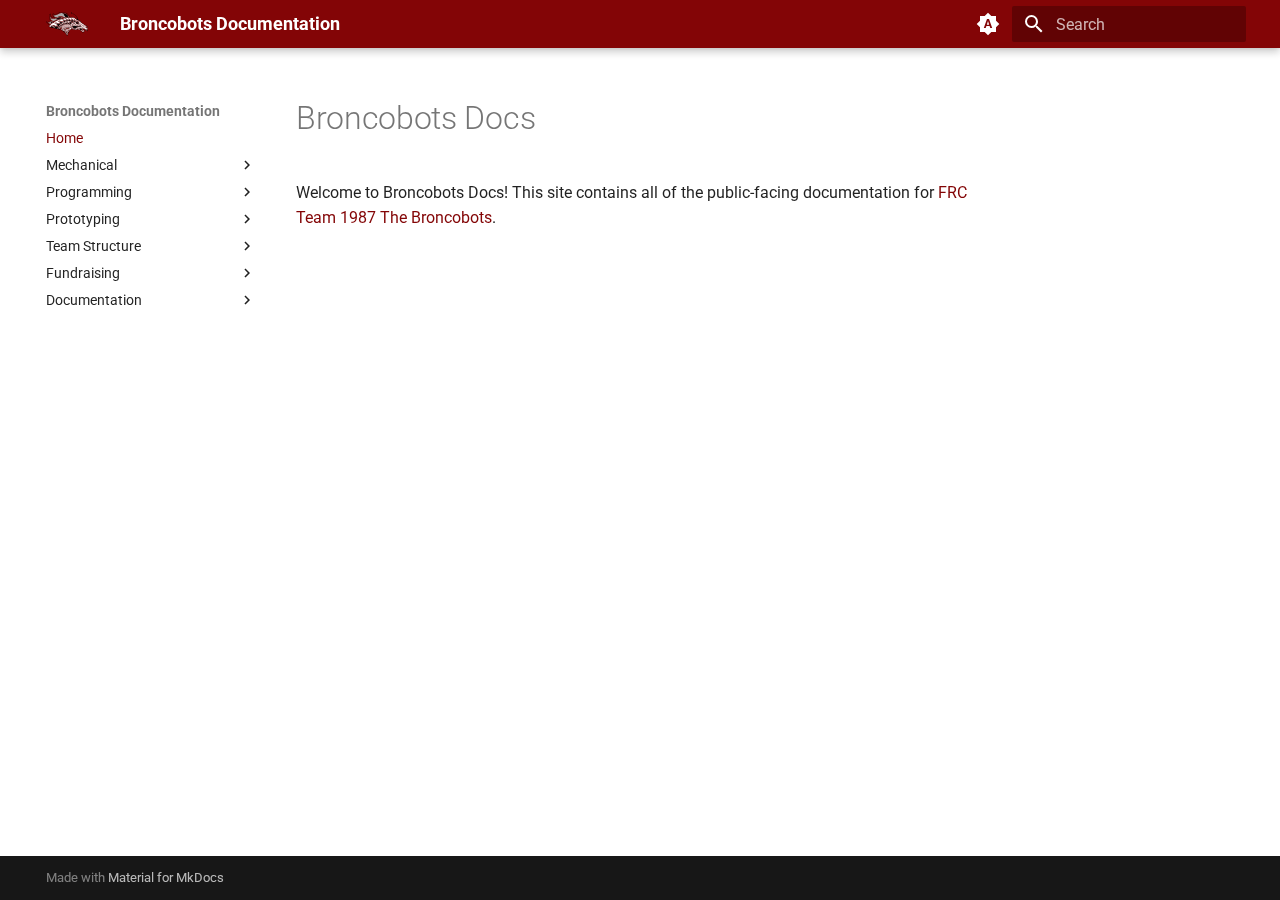
<file: index.html>
<!doctype html>
<html lang="en" class="no-js">
  <head>
    
      <meta charset="utf-8">
      <meta name="viewport" content="width=device-width,initial-scale=1">
      
      
      
      
      
        <link rel="next" href="mechanical/mechanical/">
      
      
      <link rel="icon" href="assets/broncobots.svg">
      <meta name="generator" content="mkdocs-1.6.1, mkdocs-material-9.5.35">
    
    
      
        <title>Broncobots Documentation</title>
      
    
    
      <link rel="stylesheet" href="assets/stylesheets/main.35f28582.min.css">
      
        
        <link rel="stylesheet" href="assets/stylesheets/palette.06af60db.min.css">
      
      


    
    
      
    
    
      
        
        
        <link rel="preconnect" href="https://fonts.gstatic.com" crossorigin>
        <link rel="stylesheet" href="https://fonts.googleapis.com/css?family=Roboto:300,300i,400,400i,700,700i%7CRoboto+Mono:400,400i,700,700i&display=fallback">
        <style>:root{--md-text-font:"Roboto";--md-code-font:"Roboto Mono"}</style>
      
    
    
      <link rel="stylesheet" href="stylesheets/extra.css">
    
    <script>__md_scope=new URL(".",location),__md_hash=e=>[...e].reduce(((e,_)=>(e<<5)-e+_.charCodeAt(0)),0),__md_get=(e,_=localStorage,t=__md_scope)=>JSON.parse(_.getItem(t.pathname+"."+e)),__md_set=(e,_,t=localStorage,a=__md_scope)=>{try{t.setItem(a.pathname+"."+e,JSON.stringify(_))}catch(e){}}</script>
    
      

    
    
    
  </head>
  
  
    
    
      
    
    
    
    
    <body dir="ltr" data-md-color-scheme="default" data-md-color-primary="custom" data-md-color-accent="custom">
  
    
    <input class="md-toggle" data-md-toggle="drawer" type="checkbox" id="__drawer" autocomplete="off">
    <input class="md-toggle" data-md-toggle="search" type="checkbox" id="__search" autocomplete="off">
    <label class="md-overlay" for="__drawer"></label>
    <div data-md-component="skip">
      
        
        <a href="#broncobots-docs" class="md-skip">
          Skip to content
        </a>
      
    </div>
    <div data-md-component="announce">
      
    </div>
    
    
      

  

<header class="md-header md-header--shadow" data-md-component="header">
  <nav class="md-header__inner md-grid" aria-label="Header">
    <a href="." title="Broncobots Documentation" class="md-header__button md-logo" aria-label="Broncobots Documentation" data-md-component="logo">
      
  <img src="assets/broncobots.svg" alt="logo">

    </a>
    <label class="md-header__button md-icon" for="__drawer">
      
      <svg xmlns="http://www.w3.org/2000/svg" viewBox="0 0 24 24"><path d="M3 6h18v2H3zm0 5h18v2H3zm0 5h18v2H3z"/></svg>
    </label>
    <div class="md-header__title" data-md-component="header-title">
      <div class="md-header__ellipsis">
        <div class="md-header__topic">
          <span class="md-ellipsis">
            Broncobots Documentation
          </span>
        </div>
        <div class="md-header__topic" data-md-component="header-topic">
          <span class="md-ellipsis">
            
              Home
            
          </span>
        </div>
      </div>
    </div>
    
      
        <form class="md-header__option" data-md-component="palette">
  
    
    
    
    <input class="md-option" data-md-color-media="(prefers-color-scheme)" data-md-color-scheme="default" data-md-color-primary="custom" data-md-color-accent="custom"  aria-label="Switch to light mode"  type="radio" name="__palette" id="__palette_0">
    
      <label class="md-header__button md-icon" title="Switch to light mode" for="__palette_1" hidden>
        <svg xmlns="http://www.w3.org/2000/svg" viewBox="0 0 24 24"><path d="m14.3 16-.7-2h-3.2l-.7 2H7.8L11 7h2l3.2 9zM20 8.69V4h-4.69L12 .69 8.69 4H4v4.69L.69 12 4 15.31V20h4.69L12 23.31 15.31 20H20v-4.69L23.31 12zm-9.15 3.96h2.3L12 9z"/></svg>
      </label>
    
  
    
    
    
    <input class="md-option" data-md-color-media="(prefers-color-scheme: light)" data-md-color-scheme="default" data-md-color-primary="custom" data-md-color-accent="custom"  aria-label="Switch to dark mode"  type="radio" name="__palette" id="__palette_1">
    
      <label class="md-header__button md-icon" title="Switch to dark mode" for="__palette_2" hidden>
        <svg xmlns="http://www.w3.org/2000/svg" viewBox="0 0 24 24"><path d="M12 8a4 4 0 0 0-4 4 4 4 0 0 0 4 4 4 4 0 0 0 4-4 4 4 0 0 0-4-4m0 10a6 6 0 0 1-6-6 6 6 0 0 1 6-6 6 6 0 0 1 6 6 6 6 0 0 1-6 6m8-9.31V4h-4.69L12 .69 8.69 4H4v4.69L.69 12 4 15.31V20h4.69L12 23.31 15.31 20H20v-4.69L23.31 12z"/></svg>
      </label>
    
  
    
    
    
    <input class="md-option" data-md-color-media="(prefers-color-scheme: dark)" data-md-color-scheme="slate" data-md-color-primary="custom" data-md-color-accent="custom"  aria-label="Switch to system preference"  type="radio" name="__palette" id="__palette_2">
    
      <label class="md-header__button md-icon" title="Switch to system preference" for="__palette_0" hidden>
        <svg xmlns="http://www.w3.org/2000/svg" viewBox="0 0 24 24"><path d="M12 18c-.89 0-1.74-.2-2.5-.55C11.56 16.5 13 14.42 13 12s-1.44-4.5-3.5-5.45C10.26 6.2 11.11 6 12 6a6 6 0 0 1 6 6 6 6 0 0 1-6 6m8-9.31V4h-4.69L12 .69 8.69 4H4v4.69L.69 12 4 15.31V20h4.69L12 23.31 15.31 20H20v-4.69L23.31 12z"/></svg>
      </label>
    
  
</form>
      
    
    
      <script>var palette=__md_get("__palette");if(palette&&palette.color){if("(prefers-color-scheme)"===palette.color.media){var media=matchMedia("(prefers-color-scheme: light)"),input=document.querySelector(media.matches?"[data-md-color-media='(prefers-color-scheme: light)']":"[data-md-color-media='(prefers-color-scheme: dark)']");palette.color.media=input.getAttribute("data-md-color-media"),palette.color.scheme=input.getAttribute("data-md-color-scheme"),palette.color.primary=input.getAttribute("data-md-color-primary"),palette.color.accent=input.getAttribute("data-md-color-accent")}for(var[key,value]of Object.entries(palette.color))document.body.setAttribute("data-md-color-"+key,value)}</script>
    
    
    
      <label class="md-header__button md-icon" for="__search">
        
        <svg xmlns="http://www.w3.org/2000/svg" viewBox="0 0 24 24"><path d="M9.5 3A6.5 6.5 0 0 1 16 9.5c0 1.61-.59 3.09-1.56 4.23l.27.27h.79l5 5-1.5 1.5-5-5v-.79l-.27-.27A6.52 6.52 0 0 1 9.5 16 6.5 6.5 0 0 1 3 9.5 6.5 6.5 0 0 1 9.5 3m0 2C7 5 5 7 5 9.5S7 14 9.5 14 14 12 14 9.5 12 5 9.5 5"/></svg>
      </label>
      <div class="md-search" data-md-component="search" role="dialog">
  <label class="md-search__overlay" for="__search"></label>
  <div class="md-search__inner" role="search">
    <form class="md-search__form" name="search">
      <input type="text" class="md-search__input" name="query" aria-label="Search" placeholder="Search" autocapitalize="off" autocorrect="off" autocomplete="off" spellcheck="false" data-md-component="search-query" required>
      <label class="md-search__icon md-icon" for="__search">
        
        <svg xmlns="http://www.w3.org/2000/svg" viewBox="0 0 24 24"><path d="M9.5 3A6.5 6.5 0 0 1 16 9.5c0 1.61-.59 3.09-1.56 4.23l.27.27h.79l5 5-1.5 1.5-5-5v-.79l-.27-.27A6.52 6.52 0 0 1 9.5 16 6.5 6.5 0 0 1 3 9.5 6.5 6.5 0 0 1 9.5 3m0 2C7 5 5 7 5 9.5S7 14 9.5 14 14 12 14 9.5 12 5 9.5 5"/></svg>
        
        <svg xmlns="http://www.w3.org/2000/svg" viewBox="0 0 24 24"><path d="M20 11v2H8l5.5 5.5-1.42 1.42L4.16 12l7.92-7.92L13.5 5.5 8 11z"/></svg>
      </label>
      <nav class="md-search__options" aria-label="Search">
        
        <button type="reset" class="md-search__icon md-icon" title="Clear" aria-label="Clear" tabindex="-1">
          
          <svg xmlns="http://www.w3.org/2000/svg" viewBox="0 0 24 24"><path d="M19 6.41 17.59 5 12 10.59 6.41 5 5 6.41 10.59 12 5 17.59 6.41 19 12 13.41 17.59 19 19 17.59 13.41 12z"/></svg>
        </button>
      </nav>
      
    </form>
    <div class="md-search__output">
      <div class="md-search__scrollwrap" tabindex="0" data-md-scrollfix>
        <div class="md-search-result" data-md-component="search-result">
          <div class="md-search-result__meta">
            Initializing search
          </div>
          <ol class="md-search-result__list" role="presentation"></ol>
        </div>
      </div>
    </div>
  </div>
</div>
    
    
  </nav>
  
</header>
    
    <div class="md-container" data-md-component="container">
      
      
        
          
        
      
      <main class="md-main" data-md-component="main">
        <div class="md-main__inner md-grid">
          
            
              
              <div class="md-sidebar md-sidebar--primary" data-md-component="sidebar" data-md-type="navigation" >
                <div class="md-sidebar__scrollwrap">
                  <div class="md-sidebar__inner">
                    



<nav class="md-nav md-nav--primary" aria-label="Navigation" data-md-level="0">
  <label class="md-nav__title" for="__drawer">
    <a href="." title="Broncobots Documentation" class="md-nav__button md-logo" aria-label="Broncobots Documentation" data-md-component="logo">
      
  <img src="assets/broncobots.svg" alt="logo">

    </a>
    Broncobots Documentation
  </label>
  
  <ul class="md-nav__list" data-md-scrollfix>
    
      
      
  
  
    
  
  
  
    <li class="md-nav__item md-nav__item--active">
      
      <input class="md-nav__toggle md-toggle" type="checkbox" id="__toc">
      
      
        
      
      
      <a href="." class="md-nav__link md-nav__link--active">
        
  
  <span class="md-ellipsis">
    Home
  </span>
  

      </a>
      
    </li>
  

    
      
      
  
  
  
  
    
    
    
    
    <li class="md-nav__item md-nav__item--nested">
      
        
        
        <input class="md-nav__toggle md-toggle " type="checkbox" id="__nav_2" >
        
          
          <label class="md-nav__link" for="__nav_2" id="__nav_2_label" tabindex="0">
            
  
  <span class="md-ellipsis">
    Mechanical
  </span>
  

            <span class="md-nav__icon md-icon"></span>
          </label>
        
        <nav class="md-nav" data-md-level="1" aria-labelledby="__nav_2_label" aria-expanded="false">
          <label class="md-nav__title" for="__nav_2">
            <span class="md-nav__icon md-icon"></span>
            Mechanical
          </label>
          <ul class="md-nav__list" data-md-scrollfix>
            
              
                
  
  
  
  
    <li class="md-nav__item">
      <a href="mechanical/mechanical/" class="md-nav__link">
        
  
  <span class="md-ellipsis">
    Mechanical
  </span>
  

      </a>
    </li>
  

              
            
          </ul>
        </nav>
      
    </li>
  

    
      
      
  
  
  
  
    
    
    
    
    <li class="md-nav__item md-nav__item--nested">
      
        
        
        <input class="md-nav__toggle md-toggle " type="checkbox" id="__nav_3" >
        
          
          <label class="md-nav__link" for="__nav_3" id="__nav_3_label" tabindex="0">
            
  
  <span class="md-ellipsis">
    Programming
  </span>
  

            <span class="md-nav__icon md-icon"></span>
          </label>
        
        <nav class="md-nav" data-md-level="1" aria-labelledby="__nav_3_label" aria-expanded="false">
          <label class="md-nav__title" for="__nav_3">
            <span class="md-nav__icon md-icon"></span>
            Programming
          </label>
          <ul class="md-nav__list" data-md-scrollfix>
            
              
                
  
  
  
  
    
    
    
    
    <li class="md-nav__item md-nav__item--nested">
      
        
        
        <input class="md-nav__toggle md-toggle " type="checkbox" id="__nav_3_1" >
        
          
          <label class="md-nav__link" for="__nav_3_1" id="__nav_3_1_label" tabindex="0">
            
  
  <span class="md-ellipsis">
    GitHub
  </span>
  

            <span class="md-nav__icon md-icon"></span>
          </label>
        
        <nav class="md-nav" data-md-level="2" aria-labelledby="__nav_3_1_label" aria-expanded="false">
          <label class="md-nav__title" for="__nav_3_1">
            <span class="md-nav__icon md-icon"></span>
            GitHub
          </label>
          <ul class="md-nav__list" data-md-scrollfix>
            
              
                
  
  
  
  
    <li class="md-nav__item">
      <a href="programming/github/create-an-account/" class="md-nav__link">
        
  
  <span class="md-ellipsis">
    Create An Account
  </span>
  

      </a>
    </li>
  

              
            
              
                
  
  
  
  
    <li class="md-nav__item">
      <a href="programming/github/join-the-organization/" class="md-nav__link">
        
  
  <span class="md-ellipsis">
    Join The Organization
  </span>
  

      </a>
    </li>
  

              
            
          </ul>
        </nav>
      
    </li>
  

              
            
          </ul>
        </nav>
      
    </li>
  

    
      
      
  
  
  
  
    
    
    
    
    <li class="md-nav__item md-nav__item--nested">
      
        
        
        <input class="md-nav__toggle md-toggle " type="checkbox" id="__nav_4" >
        
          
          <label class="md-nav__link" for="__nav_4" id="__nav_4_label" tabindex="0">
            
  
  <span class="md-ellipsis">
    Prototyping
  </span>
  

            <span class="md-nav__icon md-icon"></span>
          </label>
        
        <nav class="md-nav" data-md-level="1" aria-labelledby="__nav_4_label" aria-expanded="false">
          <label class="md-nav__title" for="__nav_4">
            <span class="md-nav__icon md-icon"></span>
            Prototyping
          </label>
          <ul class="md-nav__list" data-md-scrollfix>
            
              
                
  
  
  
  
    <li class="md-nav__item">
      <a href="prototype/prototype/" class="md-nav__link">
        
  
  <span class="md-ellipsis">
    Prototyping
  </span>
  

      </a>
    </li>
  

              
            
          </ul>
        </nav>
      
    </li>
  

    
      
      
  
  
  
  
    
    
    
    
    <li class="md-nav__item md-nav__item--nested">
      
        
        
        <input class="md-nav__toggle md-toggle " type="checkbox" id="__nav_5" >
        
          
          <label class="md-nav__link" for="__nav_5" id="__nav_5_label" tabindex="0">
            
  
  <span class="md-ellipsis">
    Team Structure
  </span>
  

            <span class="md-nav__icon md-icon"></span>
          </label>
        
        <nav class="md-nav" data-md-level="1" aria-labelledby="__nav_5_label" aria-expanded="false">
          <label class="md-nav__title" for="__nav_5">
            <span class="md-nav__icon md-icon"></span>
            Team Structure
          </label>
          <ul class="md-nav__list" data-md-scrollfix>
            
              
                
  
  
  
  
    <li class="md-nav__item">
      <a href="team/team/" class="md-nav__link">
        
  
  <span class="md-ellipsis">
    Team Structure
  </span>
  

      </a>
    </li>
  

              
            
          </ul>
        </nav>
      
    </li>
  

    
      
      
  
  
  
  
    
    
    
    
    <li class="md-nav__item md-nav__item--nested">
      
        
        
        <input class="md-nav__toggle md-toggle " type="checkbox" id="__nav_6" >
        
          
          <label class="md-nav__link" for="__nav_6" id="__nav_6_label" tabindex="0">
            
  
  <span class="md-ellipsis">
    Fundraising
  </span>
  

            <span class="md-nav__icon md-icon"></span>
          </label>
        
        <nav class="md-nav" data-md-level="1" aria-labelledby="__nav_6_label" aria-expanded="false">
          <label class="md-nav__title" for="__nav_6">
            <span class="md-nav__icon md-icon"></span>
            Fundraising
          </label>
          <ul class="md-nav__list" data-md-scrollfix>
            
              
                
  
  
  
  
    <li class="md-nav__item">
      <a href="fundraising/fundraising/" class="md-nav__link">
        
  
  <span class="md-ellipsis">
    Fundraising
  </span>
  

      </a>
    </li>
  

              
            
          </ul>
        </nav>
      
    </li>
  

    
      
      
  
  
  
  
    
    
    
    
    <li class="md-nav__item md-nav__item--nested">
      
        
        
        <input class="md-nav__toggle md-toggle " type="checkbox" id="__nav_7" >
        
          
          <label class="md-nav__link" for="__nav_7" id="__nav_7_label" tabindex="0">
            
  
  <span class="md-ellipsis">
    Documentation
  </span>
  

            <span class="md-nav__icon md-icon"></span>
          </label>
        
        <nav class="md-nav" data-md-level="1" aria-labelledby="__nav_7_label" aria-expanded="false">
          <label class="md-nav__title" for="__nav_7">
            <span class="md-nav__icon md-icon"></span>
            Documentation
          </label>
          <ul class="md-nav__list" data-md-scrollfix>
            
              
                
  
  
  
  
    <li class="md-nav__item">
      <a href="documentation/updating-the-docs/" class="md-nav__link">
        
  
  <span class="md-ellipsis">
    Updating The Docs
  </span>
  

      </a>
    </li>
  

              
            
          </ul>
        </nav>
      
    </li>
  

    
  </ul>
</nav>
                  </div>
                </div>
              </div>
            
            
              
              <div class="md-sidebar md-sidebar--secondary" data-md-component="sidebar" data-md-type="toc" >
                <div class="md-sidebar__scrollwrap">
                  <div class="md-sidebar__inner">
                    

<nav class="md-nav md-nav--secondary" aria-label="Table of contents">
  
  
  
    
  
  
</nav>
                  </div>
                </div>
              </div>
            
          
          
            <div class="md-content" data-md-component="content">
              <article class="md-content__inner md-typeset">
                
                  


<h1 id="broncobots-docs">Broncobots Docs</h1>
<p>Welcome to Broncobots Docs! This site contains all of the public-facing documentation for <a href="http://teambroncobots.com/">FRC Team 1987 The Broncobots</a>.</p>












                
              </article>
            </div>
          
          
<script>var target=document.getElementById(location.hash.slice(1));target&&target.name&&(target.checked=target.name.startsWith("__tabbed_"))</script>
        </div>
        
      </main>
      
        <footer class="md-footer">
  
  <div class="md-footer-meta md-typeset">
    <div class="md-footer-meta__inner md-grid">
      <div class="md-copyright">
  
  
    Made with
    <a href="https://squidfunk.github.io/mkdocs-material/" target="_blank" rel="noopener">
      Material for MkDocs
    </a>
  
</div>
      
    </div>
  </div>
</footer>
      
    </div>
    <div class="md-dialog" data-md-component="dialog">
      <div class="md-dialog__inner md-typeset"></div>
    </div>
    
    
    <script id="__config" type="application/json">{"base": ".", "features": [], "search": "assets/javascripts/workers/search.6ce7567c.min.js", "translations": {"clipboard.copied": "Copied to clipboard", "clipboard.copy": "Copy to clipboard", "search.result.more.one": "1 more on this page", "search.result.more.other": "# more on this page", "search.result.none": "No matching documents", "search.result.one": "1 matching document", "search.result.other": "# matching documents", "search.result.placeholder": "Type to start searching", "search.result.term.missing": "Missing", "select.version": "Select version"}}</script>
    
    
      <script src="assets/javascripts/bundle.56dfad97.min.js"></script>
      
    
  </body>
</html>
</file>
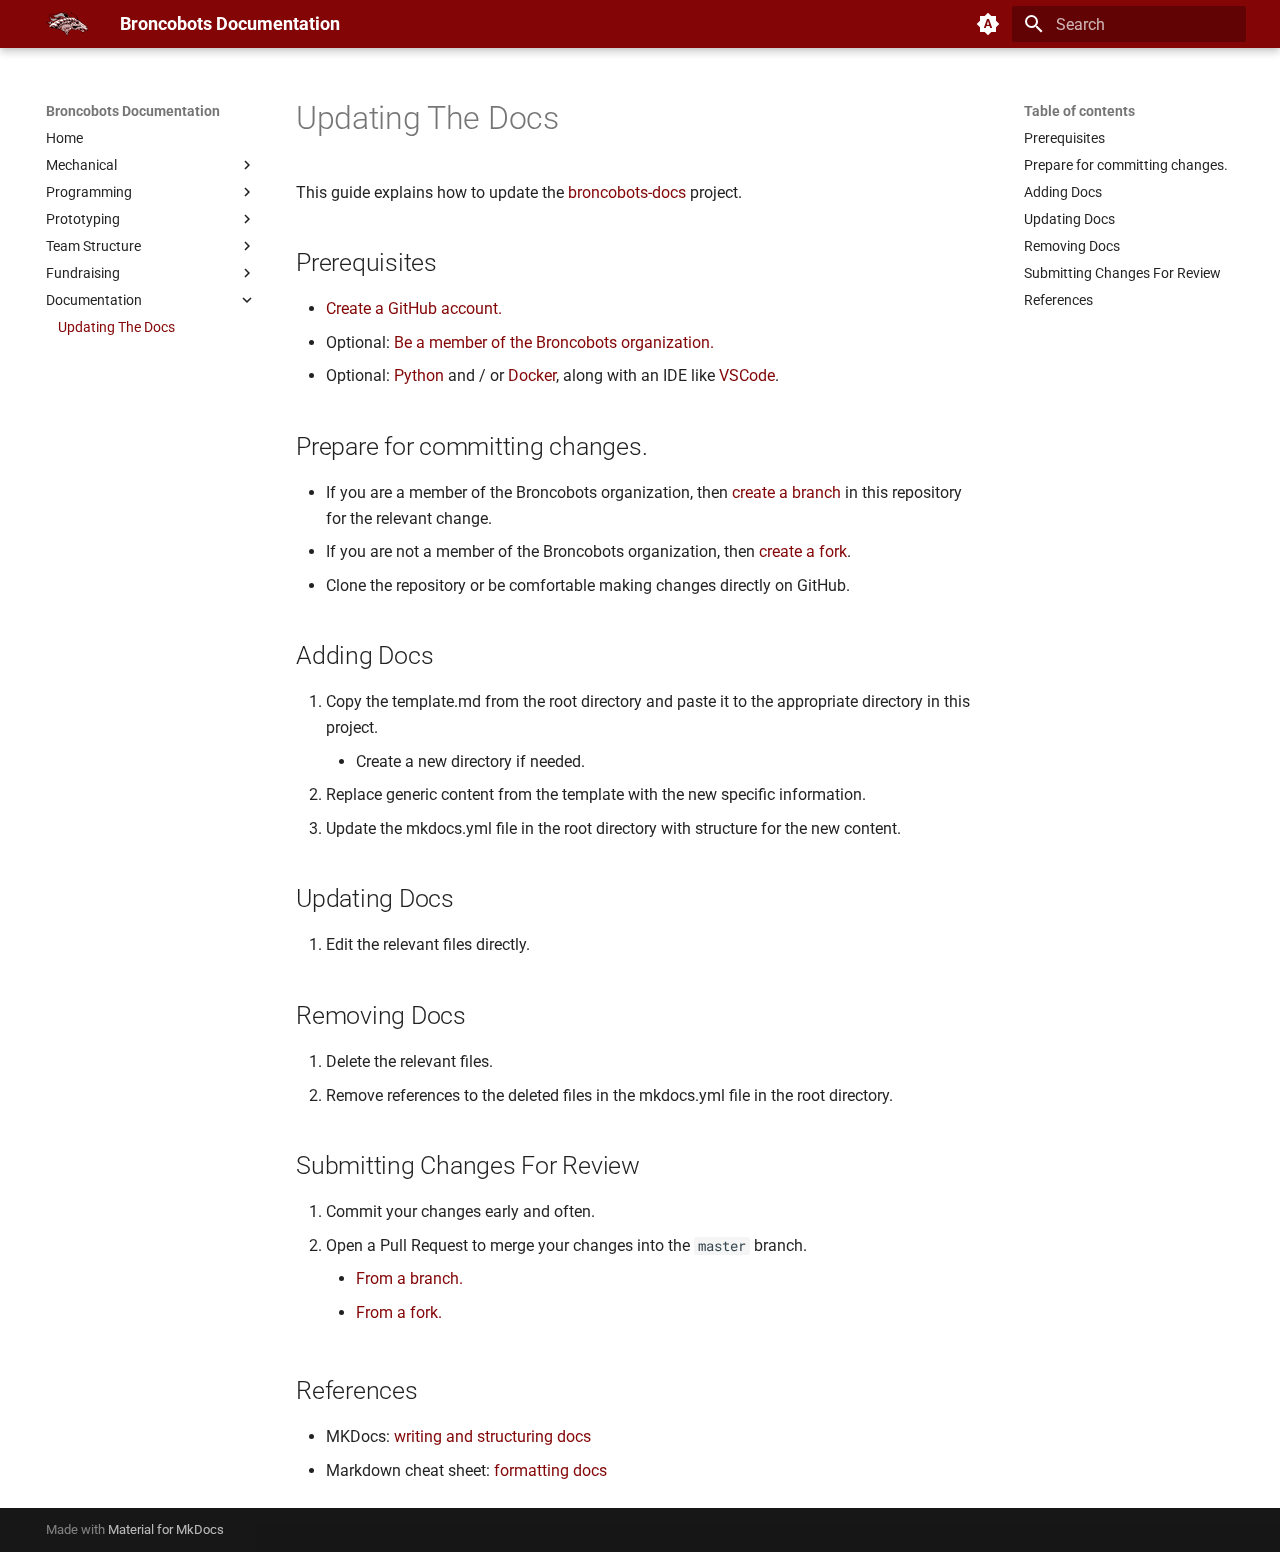
<file: documentation/updating-the-docs/index.html>
<!doctype html>
<html lang="en" class="no-js">
  <head>
    
      <meta charset="utf-8">
      <meta name="viewport" content="width=device-width,initial-scale=1">
      
      
      
      
        <link rel="prev" href="../../fundraising/fundraising/">
      
      
      
      <link rel="icon" href="../../assets/broncobots.svg">
      <meta name="generator" content="mkdocs-1.6.1, mkdocs-material-9.5.35">
    
    
      
        <title>Updating The Docs - Broncobots Documentation</title>
      
    
    
      <link rel="stylesheet" href="../../assets/stylesheets/main.35f28582.min.css">
      
        
        <link rel="stylesheet" href="../../assets/stylesheets/palette.06af60db.min.css">
      
      


    
    
      
    
    
      
        
        
        <link rel="preconnect" href="https://fonts.gstatic.com" crossorigin>
        <link rel="stylesheet" href="https://fonts.googleapis.com/css?family=Roboto:300,300i,400,400i,700,700i%7CRoboto+Mono:400,400i,700,700i&display=fallback">
        <style>:root{--md-text-font:"Roboto";--md-code-font:"Roboto Mono"}</style>
      
    
    
      <link rel="stylesheet" href="../../stylesheets/extra.css">
    
    <script>__md_scope=new URL("../..",location),__md_hash=e=>[...e].reduce(((e,_)=>(e<<5)-e+_.charCodeAt(0)),0),__md_get=(e,_=localStorage,t=__md_scope)=>JSON.parse(_.getItem(t.pathname+"."+e)),__md_set=(e,_,t=localStorage,a=__md_scope)=>{try{t.setItem(a.pathname+"."+e,JSON.stringify(_))}catch(e){}}</script>
    
      

    
    
    
  </head>
  
  
    
    
      
    
    
    
    
    <body dir="ltr" data-md-color-scheme="default" data-md-color-primary="custom" data-md-color-accent="custom">
  
    
    <input class="md-toggle" data-md-toggle="drawer" type="checkbox" id="__drawer" autocomplete="off">
    <input class="md-toggle" data-md-toggle="search" type="checkbox" id="__search" autocomplete="off">
    <label class="md-overlay" for="__drawer"></label>
    <div data-md-component="skip">
      
        
        <a href="#updating-the-docs" class="md-skip">
          Skip to content
        </a>
      
    </div>
    <div data-md-component="announce">
      
    </div>
    
    
      

  

<header class="md-header md-header--shadow" data-md-component="header">
  <nav class="md-header__inner md-grid" aria-label="Header">
    <a href="../.." title="Broncobots Documentation" class="md-header__button md-logo" aria-label="Broncobots Documentation" data-md-component="logo">
      
  <img src="../../assets/broncobots.svg" alt="logo">

    </a>
    <label class="md-header__button md-icon" for="__drawer">
      
      <svg xmlns="http://www.w3.org/2000/svg" viewBox="0 0 24 24"><path d="M3 6h18v2H3zm0 5h18v2H3zm0 5h18v2H3z"/></svg>
    </label>
    <div class="md-header__title" data-md-component="header-title">
      <div class="md-header__ellipsis">
        <div class="md-header__topic">
          <span class="md-ellipsis">
            Broncobots Documentation
          </span>
        </div>
        <div class="md-header__topic" data-md-component="header-topic">
          <span class="md-ellipsis">
            
              Updating The Docs
            
          </span>
        </div>
      </div>
    </div>
    
      
        <form class="md-header__option" data-md-component="palette">
  
    
    
    
    <input class="md-option" data-md-color-media="(prefers-color-scheme)" data-md-color-scheme="default" data-md-color-primary="custom" data-md-color-accent="custom"  aria-label="Switch to light mode"  type="radio" name="__palette" id="__palette_0">
    
      <label class="md-header__button md-icon" title="Switch to light mode" for="__palette_1" hidden>
        <svg xmlns="http://www.w3.org/2000/svg" viewBox="0 0 24 24"><path d="m14.3 16-.7-2h-3.2l-.7 2H7.8L11 7h2l3.2 9zM20 8.69V4h-4.69L12 .69 8.69 4H4v4.69L.69 12 4 15.31V20h4.69L12 23.31 15.31 20H20v-4.69L23.31 12zm-9.15 3.96h2.3L12 9z"/></svg>
      </label>
    
  
    
    
    
    <input class="md-option" data-md-color-media="(prefers-color-scheme: light)" data-md-color-scheme="default" data-md-color-primary="custom" data-md-color-accent="custom"  aria-label="Switch to dark mode"  type="radio" name="__palette" id="__palette_1">
    
      <label class="md-header__button md-icon" title="Switch to dark mode" for="__palette_2" hidden>
        <svg xmlns="http://www.w3.org/2000/svg" viewBox="0 0 24 24"><path d="M12 8a4 4 0 0 0-4 4 4 4 0 0 0 4 4 4 4 0 0 0 4-4 4 4 0 0 0-4-4m0 10a6 6 0 0 1-6-6 6 6 0 0 1 6-6 6 6 0 0 1 6 6 6 6 0 0 1-6 6m8-9.31V4h-4.69L12 .69 8.69 4H4v4.69L.69 12 4 15.31V20h4.69L12 23.31 15.31 20H20v-4.69L23.31 12z"/></svg>
      </label>
    
  
    
    
    
    <input class="md-option" data-md-color-media="(prefers-color-scheme: dark)" data-md-color-scheme="slate" data-md-color-primary="custom" data-md-color-accent="custom"  aria-label="Switch to system preference"  type="radio" name="__palette" id="__palette_2">
    
      <label class="md-header__button md-icon" title="Switch to system preference" for="__palette_0" hidden>
        <svg xmlns="http://www.w3.org/2000/svg" viewBox="0 0 24 24"><path d="M12 18c-.89 0-1.74-.2-2.5-.55C11.56 16.5 13 14.42 13 12s-1.44-4.5-3.5-5.45C10.26 6.2 11.11 6 12 6a6 6 0 0 1 6 6 6 6 0 0 1-6 6m8-9.31V4h-4.69L12 .69 8.69 4H4v4.69L.69 12 4 15.31V20h4.69L12 23.31 15.31 20H20v-4.69L23.31 12z"/></svg>
      </label>
    
  
</form>
      
    
    
      <script>var palette=__md_get("__palette");if(palette&&palette.color){if("(prefers-color-scheme)"===palette.color.media){var media=matchMedia("(prefers-color-scheme: light)"),input=document.querySelector(media.matches?"[data-md-color-media='(prefers-color-scheme: light)']":"[data-md-color-media='(prefers-color-scheme: dark)']");palette.color.media=input.getAttribute("data-md-color-media"),palette.color.scheme=input.getAttribute("data-md-color-scheme"),palette.color.primary=input.getAttribute("data-md-color-primary"),palette.color.accent=input.getAttribute("data-md-color-accent")}for(var[key,value]of Object.entries(palette.color))document.body.setAttribute("data-md-color-"+key,value)}</script>
    
    
    
      <label class="md-header__button md-icon" for="__search">
        
        <svg xmlns="http://www.w3.org/2000/svg" viewBox="0 0 24 24"><path d="M9.5 3A6.5 6.5 0 0 1 16 9.5c0 1.61-.59 3.09-1.56 4.23l.27.27h.79l5 5-1.5 1.5-5-5v-.79l-.27-.27A6.52 6.52 0 0 1 9.5 16 6.5 6.5 0 0 1 3 9.5 6.5 6.5 0 0 1 9.5 3m0 2C7 5 5 7 5 9.5S7 14 9.5 14 14 12 14 9.5 12 5 9.5 5"/></svg>
      </label>
      <div class="md-search" data-md-component="search" role="dialog">
  <label class="md-search__overlay" for="__search"></label>
  <div class="md-search__inner" role="search">
    <form class="md-search__form" name="search">
      <input type="text" class="md-search__input" name="query" aria-label="Search" placeholder="Search" autocapitalize="off" autocorrect="off" autocomplete="off" spellcheck="false" data-md-component="search-query" required>
      <label class="md-search__icon md-icon" for="__search">
        
        <svg xmlns="http://www.w3.org/2000/svg" viewBox="0 0 24 24"><path d="M9.5 3A6.5 6.5 0 0 1 16 9.5c0 1.61-.59 3.09-1.56 4.23l.27.27h.79l5 5-1.5 1.5-5-5v-.79l-.27-.27A6.52 6.52 0 0 1 9.5 16 6.5 6.5 0 0 1 3 9.5 6.5 6.5 0 0 1 9.5 3m0 2C7 5 5 7 5 9.5S7 14 9.5 14 14 12 14 9.5 12 5 9.5 5"/></svg>
        
        <svg xmlns="http://www.w3.org/2000/svg" viewBox="0 0 24 24"><path d="M20 11v2H8l5.5 5.5-1.42 1.42L4.16 12l7.92-7.92L13.5 5.5 8 11z"/></svg>
      </label>
      <nav class="md-search__options" aria-label="Search">
        
        <button type="reset" class="md-search__icon md-icon" title="Clear" aria-label="Clear" tabindex="-1">
          
          <svg xmlns="http://www.w3.org/2000/svg" viewBox="0 0 24 24"><path d="M19 6.41 17.59 5 12 10.59 6.41 5 5 6.41 10.59 12 5 17.59 6.41 19 12 13.41 17.59 19 19 17.59 13.41 12z"/></svg>
        </button>
      </nav>
      
    </form>
    <div class="md-search__output">
      <div class="md-search__scrollwrap" tabindex="0" data-md-scrollfix>
        <div class="md-search-result" data-md-component="search-result">
          <div class="md-search-result__meta">
            Initializing search
          </div>
          <ol class="md-search-result__list" role="presentation"></ol>
        </div>
      </div>
    </div>
  </div>
</div>
    
    
  </nav>
  
</header>
    
    <div class="md-container" data-md-component="container">
      
      
        
          
        
      
      <main class="md-main" data-md-component="main">
        <div class="md-main__inner md-grid">
          
            
              
              <div class="md-sidebar md-sidebar--primary" data-md-component="sidebar" data-md-type="navigation" >
                <div class="md-sidebar__scrollwrap">
                  <div class="md-sidebar__inner">
                    



<nav class="md-nav md-nav--primary" aria-label="Navigation" data-md-level="0">
  <label class="md-nav__title" for="__drawer">
    <a href="../.." title="Broncobots Documentation" class="md-nav__button md-logo" aria-label="Broncobots Documentation" data-md-component="logo">
      
  <img src="../../assets/broncobots.svg" alt="logo">

    </a>
    Broncobots Documentation
  </label>
  
  <ul class="md-nav__list" data-md-scrollfix>
    
      
      
  
  
  
  
    <li class="md-nav__item">
      <a href="../.." class="md-nav__link">
        
  
  <span class="md-ellipsis">
    Home
  </span>
  

      </a>
    </li>
  

    
      
      
  
  
  
  
    
    
    
    
    <li class="md-nav__item md-nav__item--nested">
      
        
        
        <input class="md-nav__toggle md-toggle " type="checkbox" id="__nav_2" >
        
          
          <label class="md-nav__link" for="__nav_2" id="__nav_2_label" tabindex="0">
            
  
  <span class="md-ellipsis">
    Mechanical
  </span>
  

            <span class="md-nav__icon md-icon"></span>
          </label>
        
        <nav class="md-nav" data-md-level="1" aria-labelledby="__nav_2_label" aria-expanded="false">
          <label class="md-nav__title" for="__nav_2">
            <span class="md-nav__icon md-icon"></span>
            Mechanical
          </label>
          <ul class="md-nav__list" data-md-scrollfix>
            
              
                
  
  
  
  
    <li class="md-nav__item">
      <a href="../../mechanical/mechanical/" class="md-nav__link">
        
  
  <span class="md-ellipsis">
    Mechanical
  </span>
  

      </a>
    </li>
  

              
            
          </ul>
        </nav>
      
    </li>
  

    
      
      
  
  
  
  
    
    
    
    
    <li class="md-nav__item md-nav__item--nested">
      
        
        
        <input class="md-nav__toggle md-toggle " type="checkbox" id="__nav_3" >
        
          
          <label class="md-nav__link" for="__nav_3" id="__nav_3_label" tabindex="0">
            
  
  <span class="md-ellipsis">
    Programming
  </span>
  

            <span class="md-nav__icon md-icon"></span>
          </label>
        
        <nav class="md-nav" data-md-level="1" aria-labelledby="__nav_3_label" aria-expanded="false">
          <label class="md-nav__title" for="__nav_3">
            <span class="md-nav__icon md-icon"></span>
            Programming
          </label>
          <ul class="md-nav__list" data-md-scrollfix>
            
              
                
  
  
  
  
    
    
    
    
    <li class="md-nav__item md-nav__item--nested">
      
        
        
        <input class="md-nav__toggle md-toggle " type="checkbox" id="__nav_3_1" >
        
          
          <label class="md-nav__link" for="__nav_3_1" id="__nav_3_1_label" tabindex="0">
            
  
  <span class="md-ellipsis">
    GitHub
  </span>
  

            <span class="md-nav__icon md-icon"></span>
          </label>
        
        <nav class="md-nav" data-md-level="2" aria-labelledby="__nav_3_1_label" aria-expanded="false">
          <label class="md-nav__title" for="__nav_3_1">
            <span class="md-nav__icon md-icon"></span>
            GitHub
          </label>
          <ul class="md-nav__list" data-md-scrollfix>
            
              
                
  
  
  
  
    <li class="md-nav__item">
      <a href="../../programming/github/create-an-account/" class="md-nav__link">
        
  
  <span class="md-ellipsis">
    Create An Account
  </span>
  

      </a>
    </li>
  

              
            
              
                
  
  
  
  
    <li class="md-nav__item">
      <a href="../../programming/github/join-the-organization/" class="md-nav__link">
        
  
  <span class="md-ellipsis">
    Join The Organization
  </span>
  

      </a>
    </li>
  

              
            
          </ul>
        </nav>
      
    </li>
  

              
            
          </ul>
        </nav>
      
    </li>
  

    
      
      
  
  
  
  
    
    
    
    
    <li class="md-nav__item md-nav__item--nested">
      
        
        
        <input class="md-nav__toggle md-toggle " type="checkbox" id="__nav_4" >
        
          
          <label class="md-nav__link" for="__nav_4" id="__nav_4_label" tabindex="0">
            
  
  <span class="md-ellipsis">
    Prototyping
  </span>
  

            <span class="md-nav__icon md-icon"></span>
          </label>
        
        <nav class="md-nav" data-md-level="1" aria-labelledby="__nav_4_label" aria-expanded="false">
          <label class="md-nav__title" for="__nav_4">
            <span class="md-nav__icon md-icon"></span>
            Prototyping
          </label>
          <ul class="md-nav__list" data-md-scrollfix>
            
              
                
  
  
  
  
    <li class="md-nav__item">
      <a href="../../prototype/prototype/" class="md-nav__link">
        
  
  <span class="md-ellipsis">
    Prototyping
  </span>
  

      </a>
    </li>
  

              
            
          </ul>
        </nav>
      
    </li>
  

    
      
      
  
  
  
  
    
    
    
    
    <li class="md-nav__item md-nav__item--nested">
      
        
        
        <input class="md-nav__toggle md-toggle " type="checkbox" id="__nav_5" >
        
          
          <label class="md-nav__link" for="__nav_5" id="__nav_5_label" tabindex="0">
            
  
  <span class="md-ellipsis">
    Team Structure
  </span>
  

            <span class="md-nav__icon md-icon"></span>
          </label>
        
        <nav class="md-nav" data-md-level="1" aria-labelledby="__nav_5_label" aria-expanded="false">
          <label class="md-nav__title" for="__nav_5">
            <span class="md-nav__icon md-icon"></span>
            Team Structure
          </label>
          <ul class="md-nav__list" data-md-scrollfix>
            
              
                
  
  
  
  
    <li class="md-nav__item">
      <a href="../../team/team/" class="md-nav__link">
        
  
  <span class="md-ellipsis">
    Team Structure
  </span>
  

      </a>
    </li>
  

              
            
          </ul>
        </nav>
      
    </li>
  

    
      
      
  
  
  
  
    
    
    
    
    <li class="md-nav__item md-nav__item--nested">
      
        
        
        <input class="md-nav__toggle md-toggle " type="checkbox" id="__nav_6" >
        
          
          <label class="md-nav__link" for="__nav_6" id="__nav_6_label" tabindex="0">
            
  
  <span class="md-ellipsis">
    Fundraising
  </span>
  

            <span class="md-nav__icon md-icon"></span>
          </label>
        
        <nav class="md-nav" data-md-level="1" aria-labelledby="__nav_6_label" aria-expanded="false">
          <label class="md-nav__title" for="__nav_6">
            <span class="md-nav__icon md-icon"></span>
            Fundraising
          </label>
          <ul class="md-nav__list" data-md-scrollfix>
            
              
                
  
  
  
  
    <li class="md-nav__item">
      <a href="../../fundraising/fundraising/" class="md-nav__link">
        
  
  <span class="md-ellipsis">
    Fundraising
  </span>
  

      </a>
    </li>
  

              
            
          </ul>
        </nav>
      
    </li>
  

    
      
      
  
  
    
  
  
  
    
    
    
    
    <li class="md-nav__item md-nav__item--active md-nav__item--nested">
      
        
        
        <input class="md-nav__toggle md-toggle " type="checkbox" id="__nav_7" checked>
        
          
          <label class="md-nav__link" for="__nav_7" id="__nav_7_label" tabindex="0">
            
  
  <span class="md-ellipsis">
    Documentation
  </span>
  

            <span class="md-nav__icon md-icon"></span>
          </label>
        
        <nav class="md-nav" data-md-level="1" aria-labelledby="__nav_7_label" aria-expanded="true">
          <label class="md-nav__title" for="__nav_7">
            <span class="md-nav__icon md-icon"></span>
            Documentation
          </label>
          <ul class="md-nav__list" data-md-scrollfix>
            
              
                
  
  
    
  
  
  
    <li class="md-nav__item md-nav__item--active">
      
      <input class="md-nav__toggle md-toggle" type="checkbox" id="__toc">
      
      
        
      
      
        <label class="md-nav__link md-nav__link--active" for="__toc">
          
  
  <span class="md-ellipsis">
    Updating The Docs
  </span>
  

          <span class="md-nav__icon md-icon"></span>
        </label>
      
      <a href="./" class="md-nav__link md-nav__link--active">
        
  
  <span class="md-ellipsis">
    Updating The Docs
  </span>
  

      </a>
      
        

<nav class="md-nav md-nav--secondary" aria-label="Table of contents">
  
  
  
    
  
  
    <label class="md-nav__title" for="__toc">
      <span class="md-nav__icon md-icon"></span>
      Table of contents
    </label>
    <ul class="md-nav__list" data-md-component="toc" data-md-scrollfix>
      
        <li class="md-nav__item">
  <a href="#prerequisites" class="md-nav__link">
    <span class="md-ellipsis">
      Prerequisites
    </span>
  </a>
  
</li>
      
        <li class="md-nav__item">
  <a href="#prepare-for-committing-changes" class="md-nav__link">
    <span class="md-ellipsis">
      Prepare for committing changes.
    </span>
  </a>
  
</li>
      
        <li class="md-nav__item">
  <a href="#adding-docs" class="md-nav__link">
    <span class="md-ellipsis">
      Adding Docs
    </span>
  </a>
  
</li>
      
        <li class="md-nav__item">
  <a href="#updating-docs" class="md-nav__link">
    <span class="md-ellipsis">
      Updating Docs
    </span>
  </a>
  
</li>
      
        <li class="md-nav__item">
  <a href="#removing-docs" class="md-nav__link">
    <span class="md-ellipsis">
      Removing Docs
    </span>
  </a>
  
</li>
      
        <li class="md-nav__item">
  <a href="#submitting-changes-for-review" class="md-nav__link">
    <span class="md-ellipsis">
      Submitting Changes For Review
    </span>
  </a>
  
</li>
      
        <li class="md-nav__item">
  <a href="#references" class="md-nav__link">
    <span class="md-ellipsis">
      References
    </span>
  </a>
  
</li>
      
    </ul>
  
</nav>
      
    </li>
  

              
            
          </ul>
        </nav>
      
    </li>
  

    
  </ul>
</nav>
                  </div>
                </div>
              </div>
            
            
              
              <div class="md-sidebar md-sidebar--secondary" data-md-component="sidebar" data-md-type="toc" >
                <div class="md-sidebar__scrollwrap">
                  <div class="md-sidebar__inner">
                    

<nav class="md-nav md-nav--secondary" aria-label="Table of contents">
  
  
  
    
  
  
    <label class="md-nav__title" for="__toc">
      <span class="md-nav__icon md-icon"></span>
      Table of contents
    </label>
    <ul class="md-nav__list" data-md-component="toc" data-md-scrollfix>
      
        <li class="md-nav__item">
  <a href="#prerequisites" class="md-nav__link">
    <span class="md-ellipsis">
      Prerequisites
    </span>
  </a>
  
</li>
      
        <li class="md-nav__item">
  <a href="#prepare-for-committing-changes" class="md-nav__link">
    <span class="md-ellipsis">
      Prepare for committing changes.
    </span>
  </a>
  
</li>
      
        <li class="md-nav__item">
  <a href="#adding-docs" class="md-nav__link">
    <span class="md-ellipsis">
      Adding Docs
    </span>
  </a>
  
</li>
      
        <li class="md-nav__item">
  <a href="#updating-docs" class="md-nav__link">
    <span class="md-ellipsis">
      Updating Docs
    </span>
  </a>
  
</li>
      
        <li class="md-nav__item">
  <a href="#removing-docs" class="md-nav__link">
    <span class="md-ellipsis">
      Removing Docs
    </span>
  </a>
  
</li>
      
        <li class="md-nav__item">
  <a href="#submitting-changes-for-review" class="md-nav__link">
    <span class="md-ellipsis">
      Submitting Changes For Review
    </span>
  </a>
  
</li>
      
        <li class="md-nav__item">
  <a href="#references" class="md-nav__link">
    <span class="md-ellipsis">
      References
    </span>
  </a>
  
</li>
      
    </ul>
  
</nav>
                  </div>
                </div>
              </div>
            
          
          
            <div class="md-content" data-md-component="content">
              <article class="md-content__inner md-typeset">
                
                  


<h1 id="updating-the-docs">Updating The Docs</h1>
<p>This guide explains how to update the <a href="https://github.com/FRCTeam1987/broncobots-docs">broncobots-docs</a> project.</p>
<h2 id="prerequisites">Prerequisites</h2>
<ul>
<li><a href="../../programming/github/create-an-account/">Create a GitHub account.</a></li>
<li>Optional: <a href="../../programming/github/join-the-organization/">Be a member of the Broncobots organization.</a></li>
<li>Optional: <a href="https://www.python.org/">Python</a> and / or <a href="https://docker.com">Docker</a>, along with an IDE like <a href="https://vscode.dev/">VSCode</a>.</li>
</ul>
<h2 id="prepare-for-committing-changes">Prepare for committing changes.</h2>
<ul>
<li>If you are a member of the Broncobots organization, then <a href="https://docs.github.com/en/pull-requests/collaborating-with-pull-requests/proposing-changes-to-your-work-with-pull-requests/creating-and-deleting-branches-within-your-repository#creating-a-branch">create a branch</a> in this repository for the relevant change.</li>
<li>If you are not a member of the Broncobots organization, then <a href="https://docs.github.com/en/pull-requests/collaborating-with-pull-requests/working-with-forks/fork-a-repo">create a fork</a>.</li>
<li>Clone the repository or be comfortable making changes directly on GitHub.</li>
</ul>
<h2 id="adding-docs">Adding Docs</h2>
<ol>
<li>Copy the template.md from the root directory and paste it to the appropriate directory in this project.<ul>
<li>Create a new directory if needed.</li>
</ul>
</li>
<li>Replace generic content from the template with the new specific information.</li>
<li>Update the mkdocs.yml file in the root directory with structure for the new content.</li>
</ol>
<h2 id="updating-docs">Updating Docs</h2>
<ol>
<li>Edit the relevant files directly.</li>
</ol>
<h2 id="removing-docs">Removing Docs</h2>
<ol>
<li>Delete the relevant files.</li>
<li>Remove references to the deleted files in the mkdocs.yml file in the root directory.</li>
</ol>
<h2 id="submitting-changes-for-review">Submitting Changes For Review</h2>
<ol>
<li>Commit your changes early and often.</li>
<li>Open a Pull Request to merge your changes into the <code>master</code> branch.<ul>
<li><a href="https://docs.github.com/en/pull-requests/collaborating-with-pull-requests/proposing-changes-to-your-work-with-pull-requests/creating-a-pull-request">From a branch.</a></li>
<li><a href="https://docs.github.com/en/pull-requests/collaborating-with-pull-requests/proposing-changes-to-your-work-with-pull-requests/creating-a-pull-request-from-a-fork">From a fork.</a></li>
</ul>
</li>
</ol>
<h2 id="references">References</h2>
<ul>
<li>MKDocs: <a href="https://www.mkdocs.org/user-guide/writing-your-docs/">writing and structuring docs</a></li>
<li>Markdown cheat sheet: <a href="https://github.com/im-luka/markdown-cheatsheet">formatting docs</a></li>
</ul>












                
              </article>
            </div>
          
          
<script>var target=document.getElementById(location.hash.slice(1));target&&target.name&&(target.checked=target.name.startsWith("__tabbed_"))</script>
        </div>
        
      </main>
      
        <footer class="md-footer">
  
  <div class="md-footer-meta md-typeset">
    <div class="md-footer-meta__inner md-grid">
      <div class="md-copyright">
  
  
    Made with
    <a href="https://squidfunk.github.io/mkdocs-material/" target="_blank" rel="noopener">
      Material for MkDocs
    </a>
  
</div>
      
    </div>
  </div>
</footer>
      
    </div>
    <div class="md-dialog" data-md-component="dialog">
      <div class="md-dialog__inner md-typeset"></div>
    </div>
    
    
    <script id="__config" type="application/json">{"base": "../..", "features": [], "search": "../../assets/javascripts/workers/search.6ce7567c.min.js", "translations": {"clipboard.copied": "Copied to clipboard", "clipboard.copy": "Copy to clipboard", "search.result.more.one": "1 more on this page", "search.result.more.other": "# more on this page", "search.result.none": "No matching documents", "search.result.one": "1 matching document", "search.result.other": "# matching documents", "search.result.placeholder": "Type to start searching", "search.result.term.missing": "Missing", "select.version": "Select version"}}</script>
    
    
      <script src="../../assets/javascripts/bundle.56dfad97.min.js"></script>
      
    
  </body>
</html>
</file>
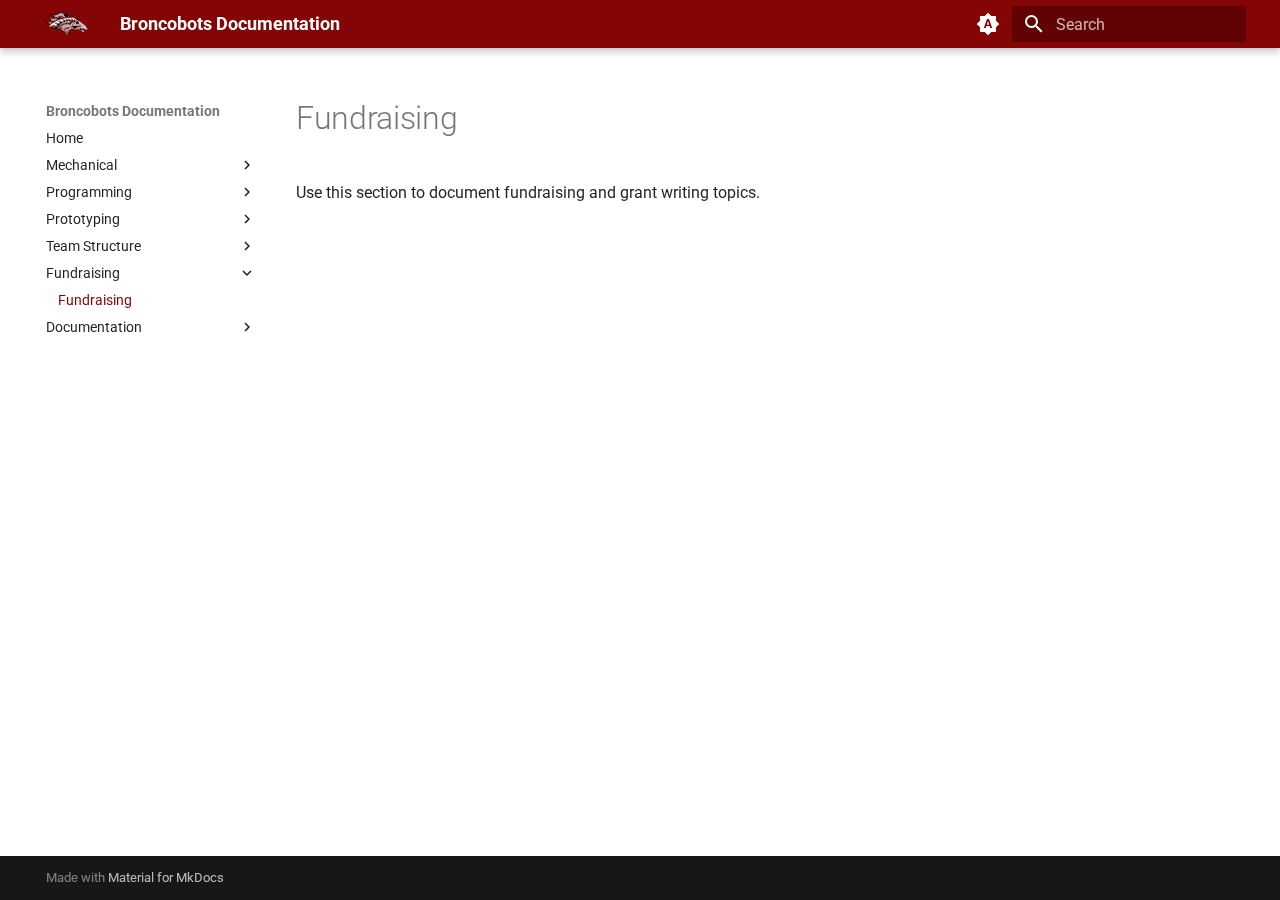
<file: fundraising/fundraising/index.html>
<!doctype html>
<html lang="en" class="no-js">
  <head>
    
      <meta charset="utf-8">
      <meta name="viewport" content="width=device-width,initial-scale=1">
      
      
      
      
        <link rel="prev" href="../../team/team/">
      
      
        <link rel="next" href="../../documentation/updating-the-docs/">
      
      
      <link rel="icon" href="../../assets/broncobots.svg">
      <meta name="generator" content="mkdocs-1.6.1, mkdocs-material-9.5.35">
    
    
      
        <title>Fundraising - Broncobots Documentation</title>
      
    
    
      <link rel="stylesheet" href="../../assets/stylesheets/main.35f28582.min.css">
      
        
        <link rel="stylesheet" href="../../assets/stylesheets/palette.06af60db.min.css">
      
      


    
    
      
    
    
      
        
        
        <link rel="preconnect" href="https://fonts.gstatic.com" crossorigin>
        <link rel="stylesheet" href="https://fonts.googleapis.com/css?family=Roboto:300,300i,400,400i,700,700i%7CRoboto+Mono:400,400i,700,700i&display=fallback">
        <style>:root{--md-text-font:"Roboto";--md-code-font:"Roboto Mono"}</style>
      
    
    
      <link rel="stylesheet" href="../../stylesheets/extra.css">
    
    <script>__md_scope=new URL("../..",location),__md_hash=e=>[...e].reduce(((e,_)=>(e<<5)-e+_.charCodeAt(0)),0),__md_get=(e,_=localStorage,t=__md_scope)=>JSON.parse(_.getItem(t.pathname+"."+e)),__md_set=(e,_,t=localStorage,a=__md_scope)=>{try{t.setItem(a.pathname+"."+e,JSON.stringify(_))}catch(e){}}</script>
    
      

    
    
    
  </head>
  
  
    
    
      
    
    
    
    
    <body dir="ltr" data-md-color-scheme="default" data-md-color-primary="custom" data-md-color-accent="custom">
  
    
    <input class="md-toggle" data-md-toggle="drawer" type="checkbox" id="__drawer" autocomplete="off">
    <input class="md-toggle" data-md-toggle="search" type="checkbox" id="__search" autocomplete="off">
    <label class="md-overlay" for="__drawer"></label>
    <div data-md-component="skip">
      
        
        <a href="#fundraising" class="md-skip">
          Skip to content
        </a>
      
    </div>
    <div data-md-component="announce">
      
    </div>
    
    
      

  

<header class="md-header md-header--shadow" data-md-component="header">
  <nav class="md-header__inner md-grid" aria-label="Header">
    <a href="../.." title="Broncobots Documentation" class="md-header__button md-logo" aria-label="Broncobots Documentation" data-md-component="logo">
      
  <img src="../../assets/broncobots.svg" alt="logo">

    </a>
    <label class="md-header__button md-icon" for="__drawer">
      
      <svg xmlns="http://www.w3.org/2000/svg" viewBox="0 0 24 24"><path d="M3 6h18v2H3zm0 5h18v2H3zm0 5h18v2H3z"/></svg>
    </label>
    <div class="md-header__title" data-md-component="header-title">
      <div class="md-header__ellipsis">
        <div class="md-header__topic">
          <span class="md-ellipsis">
            Broncobots Documentation
          </span>
        </div>
        <div class="md-header__topic" data-md-component="header-topic">
          <span class="md-ellipsis">
            
              Fundraising
            
          </span>
        </div>
      </div>
    </div>
    
      
        <form class="md-header__option" data-md-component="palette">
  
    
    
    
    <input class="md-option" data-md-color-media="(prefers-color-scheme)" data-md-color-scheme="default" data-md-color-primary="custom" data-md-color-accent="custom"  aria-label="Switch to light mode"  type="radio" name="__palette" id="__palette_0">
    
      <label class="md-header__button md-icon" title="Switch to light mode" for="__palette_1" hidden>
        <svg xmlns="http://www.w3.org/2000/svg" viewBox="0 0 24 24"><path d="m14.3 16-.7-2h-3.2l-.7 2H7.8L11 7h2l3.2 9zM20 8.69V4h-4.69L12 .69 8.69 4H4v4.69L.69 12 4 15.31V20h4.69L12 23.31 15.31 20H20v-4.69L23.31 12zm-9.15 3.96h2.3L12 9z"/></svg>
      </label>
    
  
    
    
    
    <input class="md-option" data-md-color-media="(prefers-color-scheme: light)" data-md-color-scheme="default" data-md-color-primary="custom" data-md-color-accent="custom"  aria-label="Switch to dark mode"  type="radio" name="__palette" id="__palette_1">
    
      <label class="md-header__button md-icon" title="Switch to dark mode" for="__palette_2" hidden>
        <svg xmlns="http://www.w3.org/2000/svg" viewBox="0 0 24 24"><path d="M12 8a4 4 0 0 0-4 4 4 4 0 0 0 4 4 4 4 0 0 0 4-4 4 4 0 0 0-4-4m0 10a6 6 0 0 1-6-6 6 6 0 0 1 6-6 6 6 0 0 1 6 6 6 6 0 0 1-6 6m8-9.31V4h-4.69L12 .69 8.69 4H4v4.69L.69 12 4 15.31V20h4.69L12 23.31 15.31 20H20v-4.69L23.31 12z"/></svg>
      </label>
    
  
    
    
    
    <input class="md-option" data-md-color-media="(prefers-color-scheme: dark)" data-md-color-scheme="slate" data-md-color-primary="custom" data-md-color-accent="custom"  aria-label="Switch to system preference"  type="radio" name="__palette" id="__palette_2">
    
      <label class="md-header__button md-icon" title="Switch to system preference" for="__palette_0" hidden>
        <svg xmlns="http://www.w3.org/2000/svg" viewBox="0 0 24 24"><path d="M12 18c-.89 0-1.74-.2-2.5-.55C11.56 16.5 13 14.42 13 12s-1.44-4.5-3.5-5.45C10.26 6.2 11.11 6 12 6a6 6 0 0 1 6 6 6 6 0 0 1-6 6m8-9.31V4h-4.69L12 .69 8.69 4H4v4.69L.69 12 4 15.31V20h4.69L12 23.31 15.31 20H20v-4.69L23.31 12z"/></svg>
      </label>
    
  
</form>
      
    
    
      <script>var palette=__md_get("__palette");if(palette&&palette.color){if("(prefers-color-scheme)"===palette.color.media){var media=matchMedia("(prefers-color-scheme: light)"),input=document.querySelector(media.matches?"[data-md-color-media='(prefers-color-scheme: light)']":"[data-md-color-media='(prefers-color-scheme: dark)']");palette.color.media=input.getAttribute("data-md-color-media"),palette.color.scheme=input.getAttribute("data-md-color-scheme"),palette.color.primary=input.getAttribute("data-md-color-primary"),palette.color.accent=input.getAttribute("data-md-color-accent")}for(var[key,value]of Object.entries(palette.color))document.body.setAttribute("data-md-color-"+key,value)}</script>
    
    
    
      <label class="md-header__button md-icon" for="__search">
        
        <svg xmlns="http://www.w3.org/2000/svg" viewBox="0 0 24 24"><path d="M9.5 3A6.5 6.5 0 0 1 16 9.5c0 1.61-.59 3.09-1.56 4.23l.27.27h.79l5 5-1.5 1.5-5-5v-.79l-.27-.27A6.52 6.52 0 0 1 9.5 16 6.5 6.5 0 0 1 3 9.5 6.5 6.5 0 0 1 9.5 3m0 2C7 5 5 7 5 9.5S7 14 9.5 14 14 12 14 9.5 12 5 9.5 5"/></svg>
      </label>
      <div class="md-search" data-md-component="search" role="dialog">
  <label class="md-search__overlay" for="__search"></label>
  <div class="md-search__inner" role="search">
    <form class="md-search__form" name="search">
      <input type="text" class="md-search__input" name="query" aria-label="Search" placeholder="Search" autocapitalize="off" autocorrect="off" autocomplete="off" spellcheck="false" data-md-component="search-query" required>
      <label class="md-search__icon md-icon" for="__search">
        
        <svg xmlns="http://www.w3.org/2000/svg" viewBox="0 0 24 24"><path d="M9.5 3A6.5 6.5 0 0 1 16 9.5c0 1.61-.59 3.09-1.56 4.23l.27.27h.79l5 5-1.5 1.5-5-5v-.79l-.27-.27A6.52 6.52 0 0 1 9.5 16 6.5 6.5 0 0 1 3 9.5 6.5 6.5 0 0 1 9.5 3m0 2C7 5 5 7 5 9.5S7 14 9.5 14 14 12 14 9.5 12 5 9.5 5"/></svg>
        
        <svg xmlns="http://www.w3.org/2000/svg" viewBox="0 0 24 24"><path d="M20 11v2H8l5.5 5.5-1.42 1.42L4.16 12l7.92-7.92L13.5 5.5 8 11z"/></svg>
      </label>
      <nav class="md-search__options" aria-label="Search">
        
        <button type="reset" class="md-search__icon md-icon" title="Clear" aria-label="Clear" tabindex="-1">
          
          <svg xmlns="http://www.w3.org/2000/svg" viewBox="0 0 24 24"><path d="M19 6.41 17.59 5 12 10.59 6.41 5 5 6.41 10.59 12 5 17.59 6.41 19 12 13.41 17.59 19 19 17.59 13.41 12z"/></svg>
        </button>
      </nav>
      
    </form>
    <div class="md-search__output">
      <div class="md-search__scrollwrap" tabindex="0" data-md-scrollfix>
        <div class="md-search-result" data-md-component="search-result">
          <div class="md-search-result__meta">
            Initializing search
          </div>
          <ol class="md-search-result__list" role="presentation"></ol>
        </div>
      </div>
    </div>
  </div>
</div>
    
    
  </nav>
  
</header>
    
    <div class="md-container" data-md-component="container">
      
      
        
          
        
      
      <main class="md-main" data-md-component="main">
        <div class="md-main__inner md-grid">
          
            
              
              <div class="md-sidebar md-sidebar--primary" data-md-component="sidebar" data-md-type="navigation" >
                <div class="md-sidebar__scrollwrap">
                  <div class="md-sidebar__inner">
                    



<nav class="md-nav md-nav--primary" aria-label="Navigation" data-md-level="0">
  <label class="md-nav__title" for="__drawer">
    <a href="../.." title="Broncobots Documentation" class="md-nav__button md-logo" aria-label="Broncobots Documentation" data-md-component="logo">
      
  <img src="../../assets/broncobots.svg" alt="logo">

    </a>
    Broncobots Documentation
  </label>
  
  <ul class="md-nav__list" data-md-scrollfix>
    
      
      
  
  
  
  
    <li class="md-nav__item">
      <a href="../.." class="md-nav__link">
        
  
  <span class="md-ellipsis">
    Home
  </span>
  

      </a>
    </li>
  

    
      
      
  
  
  
  
    
    
    
    
    <li class="md-nav__item md-nav__item--nested">
      
        
        
        <input class="md-nav__toggle md-toggle " type="checkbox" id="__nav_2" >
        
          
          <label class="md-nav__link" for="__nav_2" id="__nav_2_label" tabindex="0">
            
  
  <span class="md-ellipsis">
    Mechanical
  </span>
  

            <span class="md-nav__icon md-icon"></span>
          </label>
        
        <nav class="md-nav" data-md-level="1" aria-labelledby="__nav_2_label" aria-expanded="false">
          <label class="md-nav__title" for="__nav_2">
            <span class="md-nav__icon md-icon"></span>
            Mechanical
          </label>
          <ul class="md-nav__list" data-md-scrollfix>
            
              
                
  
  
  
  
    <li class="md-nav__item">
      <a href="../../mechanical/mechanical/" class="md-nav__link">
        
  
  <span class="md-ellipsis">
    Mechanical
  </span>
  

      </a>
    </li>
  

              
            
          </ul>
        </nav>
      
    </li>
  

    
      
      
  
  
  
  
    
    
    
    
    <li class="md-nav__item md-nav__item--nested">
      
        
        
        <input class="md-nav__toggle md-toggle " type="checkbox" id="__nav_3" >
        
          
          <label class="md-nav__link" for="__nav_3" id="__nav_3_label" tabindex="0">
            
  
  <span class="md-ellipsis">
    Programming
  </span>
  

            <span class="md-nav__icon md-icon"></span>
          </label>
        
        <nav class="md-nav" data-md-level="1" aria-labelledby="__nav_3_label" aria-expanded="false">
          <label class="md-nav__title" for="__nav_3">
            <span class="md-nav__icon md-icon"></span>
            Programming
          </label>
          <ul class="md-nav__list" data-md-scrollfix>
            
              
                
  
  
  
  
    
    
    
    
    <li class="md-nav__item md-nav__item--nested">
      
        
        
        <input class="md-nav__toggle md-toggle " type="checkbox" id="__nav_3_1" >
        
          
          <label class="md-nav__link" for="__nav_3_1" id="__nav_3_1_label" tabindex="0">
            
  
  <span class="md-ellipsis">
    GitHub
  </span>
  

            <span class="md-nav__icon md-icon"></span>
          </label>
        
        <nav class="md-nav" data-md-level="2" aria-labelledby="__nav_3_1_label" aria-expanded="false">
          <label class="md-nav__title" for="__nav_3_1">
            <span class="md-nav__icon md-icon"></span>
            GitHub
          </label>
          <ul class="md-nav__list" data-md-scrollfix>
            
              
                
  
  
  
  
    <li class="md-nav__item">
      <a href="../../programming/github/create-an-account/" class="md-nav__link">
        
  
  <span class="md-ellipsis">
    Create An Account
  </span>
  

      </a>
    </li>
  

              
            
              
                
  
  
  
  
    <li class="md-nav__item">
      <a href="../../programming/github/join-the-organization/" class="md-nav__link">
        
  
  <span class="md-ellipsis">
    Join The Organization
  </span>
  

      </a>
    </li>
  

              
            
          </ul>
        </nav>
      
    </li>
  

              
            
          </ul>
        </nav>
      
    </li>
  

    
      
      
  
  
  
  
    
    
    
    
    <li class="md-nav__item md-nav__item--nested">
      
        
        
        <input class="md-nav__toggle md-toggle " type="checkbox" id="__nav_4" >
        
          
          <label class="md-nav__link" for="__nav_4" id="__nav_4_label" tabindex="0">
            
  
  <span class="md-ellipsis">
    Prototyping
  </span>
  

            <span class="md-nav__icon md-icon"></span>
          </label>
        
        <nav class="md-nav" data-md-level="1" aria-labelledby="__nav_4_label" aria-expanded="false">
          <label class="md-nav__title" for="__nav_4">
            <span class="md-nav__icon md-icon"></span>
            Prototyping
          </label>
          <ul class="md-nav__list" data-md-scrollfix>
            
              
                
  
  
  
  
    <li class="md-nav__item">
      <a href="../../prototype/prototype/" class="md-nav__link">
        
  
  <span class="md-ellipsis">
    Prototyping
  </span>
  

      </a>
    </li>
  

              
            
          </ul>
        </nav>
      
    </li>
  

    
      
      
  
  
  
  
    
    
    
    
    <li class="md-nav__item md-nav__item--nested">
      
        
        
        <input class="md-nav__toggle md-toggle " type="checkbox" id="__nav_5" >
        
          
          <label class="md-nav__link" for="__nav_5" id="__nav_5_label" tabindex="0">
            
  
  <span class="md-ellipsis">
    Team Structure
  </span>
  

            <span class="md-nav__icon md-icon"></span>
          </label>
        
        <nav class="md-nav" data-md-level="1" aria-labelledby="__nav_5_label" aria-expanded="false">
          <label class="md-nav__title" for="__nav_5">
            <span class="md-nav__icon md-icon"></span>
            Team Structure
          </label>
          <ul class="md-nav__list" data-md-scrollfix>
            
              
                
  
  
  
  
    <li class="md-nav__item">
      <a href="../../team/team/" class="md-nav__link">
        
  
  <span class="md-ellipsis">
    Team Structure
  </span>
  

      </a>
    </li>
  

              
            
          </ul>
        </nav>
      
    </li>
  

    
      
      
  
  
    
  
  
  
    
    
    
    
    <li class="md-nav__item md-nav__item--active md-nav__item--nested">
      
        
        
        <input class="md-nav__toggle md-toggle " type="checkbox" id="__nav_6" checked>
        
          
          <label class="md-nav__link" for="__nav_6" id="__nav_6_label" tabindex="0">
            
  
  <span class="md-ellipsis">
    Fundraising
  </span>
  

            <span class="md-nav__icon md-icon"></span>
          </label>
        
        <nav class="md-nav" data-md-level="1" aria-labelledby="__nav_6_label" aria-expanded="true">
          <label class="md-nav__title" for="__nav_6">
            <span class="md-nav__icon md-icon"></span>
            Fundraising
          </label>
          <ul class="md-nav__list" data-md-scrollfix>
            
              
                
  
  
    
  
  
  
    <li class="md-nav__item md-nav__item--active">
      
      <input class="md-nav__toggle md-toggle" type="checkbox" id="__toc">
      
      
        
      
      
      <a href="./" class="md-nav__link md-nav__link--active">
        
  
  <span class="md-ellipsis">
    Fundraising
  </span>
  

      </a>
      
    </li>
  

              
            
          </ul>
        </nav>
      
    </li>
  

    
      
      
  
  
  
  
    
    
    
    
    <li class="md-nav__item md-nav__item--nested">
      
        
        
        <input class="md-nav__toggle md-toggle " type="checkbox" id="__nav_7" >
        
          
          <label class="md-nav__link" for="__nav_7" id="__nav_7_label" tabindex="0">
            
  
  <span class="md-ellipsis">
    Documentation
  </span>
  

            <span class="md-nav__icon md-icon"></span>
          </label>
        
        <nav class="md-nav" data-md-level="1" aria-labelledby="__nav_7_label" aria-expanded="false">
          <label class="md-nav__title" for="__nav_7">
            <span class="md-nav__icon md-icon"></span>
            Documentation
          </label>
          <ul class="md-nav__list" data-md-scrollfix>
            
              
                
  
  
  
  
    <li class="md-nav__item">
      <a href="../../documentation/updating-the-docs/" class="md-nav__link">
        
  
  <span class="md-ellipsis">
    Updating The Docs
  </span>
  

      </a>
    </li>
  

              
            
          </ul>
        </nav>
      
    </li>
  

    
  </ul>
</nav>
                  </div>
                </div>
              </div>
            
            
              
              <div class="md-sidebar md-sidebar--secondary" data-md-component="sidebar" data-md-type="toc" >
                <div class="md-sidebar__scrollwrap">
                  <div class="md-sidebar__inner">
                    

<nav class="md-nav md-nav--secondary" aria-label="Table of contents">
  
  
  
    
  
  
</nav>
                  </div>
                </div>
              </div>
            
          
          
            <div class="md-content" data-md-component="content">
              <article class="md-content__inner md-typeset">
                
                  


<h1 id="fundraising">Fundraising</h1>
<p>Use this section to document fundraising and grant writing topics.</p>












                
              </article>
            </div>
          
          
<script>var target=document.getElementById(location.hash.slice(1));target&&target.name&&(target.checked=target.name.startsWith("__tabbed_"))</script>
        </div>
        
      </main>
      
        <footer class="md-footer">
  
  <div class="md-footer-meta md-typeset">
    <div class="md-footer-meta__inner md-grid">
      <div class="md-copyright">
  
  
    Made with
    <a href="https://squidfunk.github.io/mkdocs-material/" target="_blank" rel="noopener">
      Material for MkDocs
    </a>
  
</div>
      
    </div>
  </div>
</footer>
      
    </div>
    <div class="md-dialog" data-md-component="dialog">
      <div class="md-dialog__inner md-typeset"></div>
    </div>
    
    
    <script id="__config" type="application/json">{"base": "../..", "features": [], "search": "../../assets/javascripts/workers/search.6ce7567c.min.js", "translations": {"clipboard.copied": "Copied to clipboard", "clipboard.copy": "Copy to clipboard", "search.result.more.one": "1 more on this page", "search.result.more.other": "# more on this page", "search.result.none": "No matching documents", "search.result.one": "1 matching document", "search.result.other": "# matching documents", "search.result.placeholder": "Type to start searching", "search.result.term.missing": "Missing", "select.version": "Select version"}}</script>
    
    
      <script src="../../assets/javascripts/bundle.56dfad97.min.js"></script>
      
    
  </body>
</html>
</file>
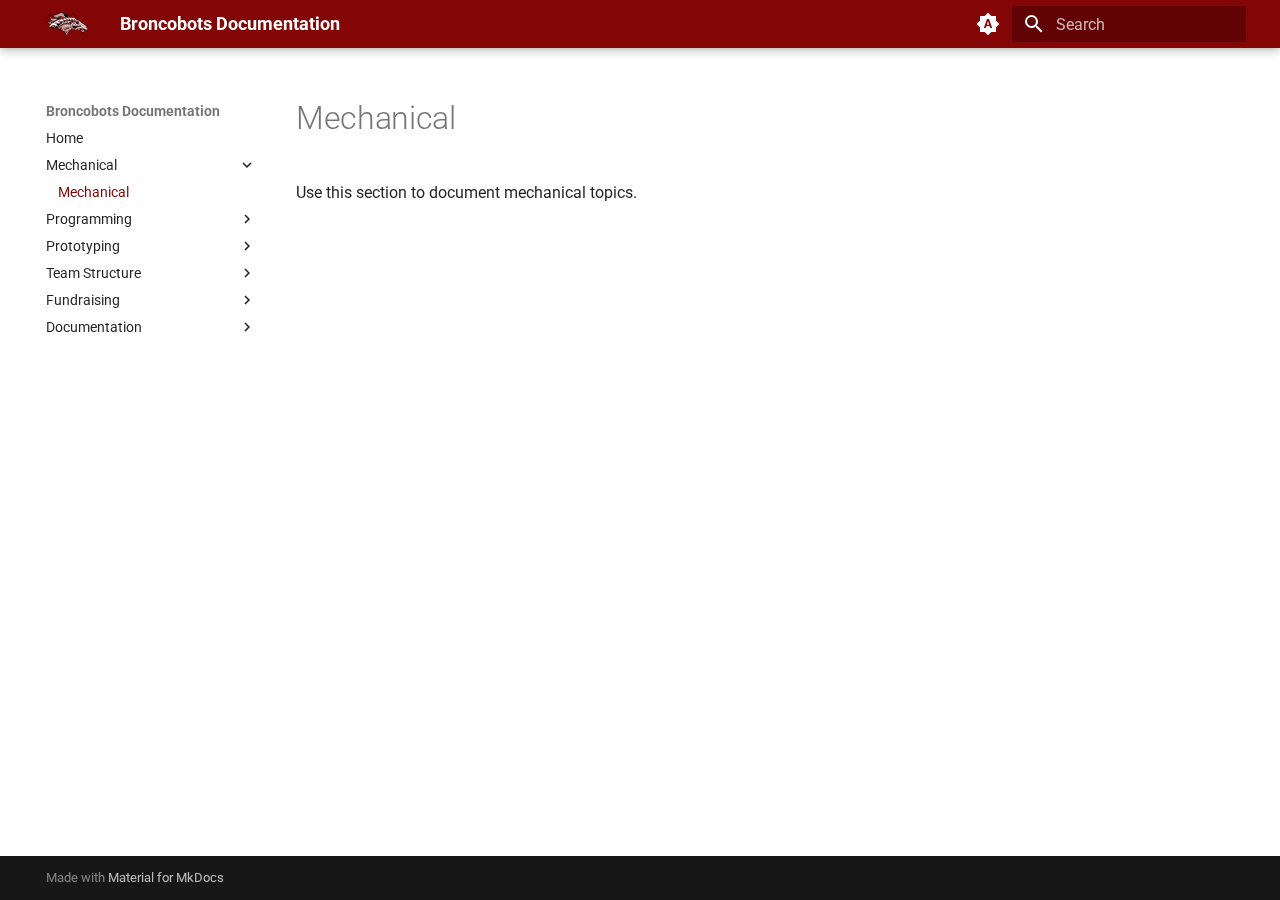
<file: mechanical/mechanical/index.html>
<!doctype html>
<html lang="en" class="no-js">
  <head>
    
      <meta charset="utf-8">
      <meta name="viewport" content="width=device-width,initial-scale=1">
      
      
      
      
        <link rel="prev" href="../..">
      
      
        <link rel="next" href="../../programming/github/create-an-account/">
      
      
      <link rel="icon" href="../../assets/broncobots.svg">
      <meta name="generator" content="mkdocs-1.6.1, mkdocs-material-9.5.35">
    
    
      
        <title>Mechanical - Broncobots Documentation</title>
      
    
    
      <link rel="stylesheet" href="../../assets/stylesheets/main.35f28582.min.css">
      
        
        <link rel="stylesheet" href="../../assets/stylesheets/palette.06af60db.min.css">
      
      


    
    
      
    
    
      
        
        
        <link rel="preconnect" href="https://fonts.gstatic.com" crossorigin>
        <link rel="stylesheet" href="https://fonts.googleapis.com/css?family=Roboto:300,300i,400,400i,700,700i%7CRoboto+Mono:400,400i,700,700i&display=fallback">
        <style>:root{--md-text-font:"Roboto";--md-code-font:"Roboto Mono"}</style>
      
    
    
      <link rel="stylesheet" href="../../stylesheets/extra.css">
    
    <script>__md_scope=new URL("../..",location),__md_hash=e=>[...e].reduce(((e,_)=>(e<<5)-e+_.charCodeAt(0)),0),__md_get=(e,_=localStorage,t=__md_scope)=>JSON.parse(_.getItem(t.pathname+"."+e)),__md_set=(e,_,t=localStorage,a=__md_scope)=>{try{t.setItem(a.pathname+"."+e,JSON.stringify(_))}catch(e){}}</script>
    
      

    
    
    
  </head>
  
  
    
    
      
    
    
    
    
    <body dir="ltr" data-md-color-scheme="default" data-md-color-primary="custom" data-md-color-accent="custom">
  
    
    <input class="md-toggle" data-md-toggle="drawer" type="checkbox" id="__drawer" autocomplete="off">
    <input class="md-toggle" data-md-toggle="search" type="checkbox" id="__search" autocomplete="off">
    <label class="md-overlay" for="__drawer"></label>
    <div data-md-component="skip">
      
        
        <a href="#mechanical" class="md-skip">
          Skip to content
        </a>
      
    </div>
    <div data-md-component="announce">
      
    </div>
    
    
      

  

<header class="md-header md-header--shadow" data-md-component="header">
  <nav class="md-header__inner md-grid" aria-label="Header">
    <a href="../.." title="Broncobots Documentation" class="md-header__button md-logo" aria-label="Broncobots Documentation" data-md-component="logo">
      
  <img src="../../assets/broncobots.svg" alt="logo">

    </a>
    <label class="md-header__button md-icon" for="__drawer">
      
      <svg xmlns="http://www.w3.org/2000/svg" viewBox="0 0 24 24"><path d="M3 6h18v2H3zm0 5h18v2H3zm0 5h18v2H3z"/></svg>
    </label>
    <div class="md-header__title" data-md-component="header-title">
      <div class="md-header__ellipsis">
        <div class="md-header__topic">
          <span class="md-ellipsis">
            Broncobots Documentation
          </span>
        </div>
        <div class="md-header__topic" data-md-component="header-topic">
          <span class="md-ellipsis">
            
              Mechanical
            
          </span>
        </div>
      </div>
    </div>
    
      
        <form class="md-header__option" data-md-component="palette">
  
    
    
    
    <input class="md-option" data-md-color-media="(prefers-color-scheme)" data-md-color-scheme="default" data-md-color-primary="custom" data-md-color-accent="custom"  aria-label="Switch to light mode"  type="radio" name="__palette" id="__palette_0">
    
      <label class="md-header__button md-icon" title="Switch to light mode" for="__palette_1" hidden>
        <svg xmlns="http://www.w3.org/2000/svg" viewBox="0 0 24 24"><path d="m14.3 16-.7-2h-3.2l-.7 2H7.8L11 7h2l3.2 9zM20 8.69V4h-4.69L12 .69 8.69 4H4v4.69L.69 12 4 15.31V20h4.69L12 23.31 15.31 20H20v-4.69L23.31 12zm-9.15 3.96h2.3L12 9z"/></svg>
      </label>
    
  
    
    
    
    <input class="md-option" data-md-color-media="(prefers-color-scheme: light)" data-md-color-scheme="default" data-md-color-primary="custom" data-md-color-accent="custom"  aria-label="Switch to dark mode"  type="radio" name="__palette" id="__palette_1">
    
      <label class="md-header__button md-icon" title="Switch to dark mode" for="__palette_2" hidden>
        <svg xmlns="http://www.w3.org/2000/svg" viewBox="0 0 24 24"><path d="M12 8a4 4 0 0 0-4 4 4 4 0 0 0 4 4 4 4 0 0 0 4-4 4 4 0 0 0-4-4m0 10a6 6 0 0 1-6-6 6 6 0 0 1 6-6 6 6 0 0 1 6 6 6 6 0 0 1-6 6m8-9.31V4h-4.69L12 .69 8.69 4H4v4.69L.69 12 4 15.31V20h4.69L12 23.31 15.31 20H20v-4.69L23.31 12z"/></svg>
      </label>
    
  
    
    
    
    <input class="md-option" data-md-color-media="(prefers-color-scheme: dark)" data-md-color-scheme="slate" data-md-color-primary="custom" data-md-color-accent="custom"  aria-label="Switch to system preference"  type="radio" name="__palette" id="__palette_2">
    
      <label class="md-header__button md-icon" title="Switch to system preference" for="__palette_0" hidden>
        <svg xmlns="http://www.w3.org/2000/svg" viewBox="0 0 24 24"><path d="M12 18c-.89 0-1.74-.2-2.5-.55C11.56 16.5 13 14.42 13 12s-1.44-4.5-3.5-5.45C10.26 6.2 11.11 6 12 6a6 6 0 0 1 6 6 6 6 0 0 1-6 6m8-9.31V4h-4.69L12 .69 8.69 4H4v4.69L.69 12 4 15.31V20h4.69L12 23.31 15.31 20H20v-4.69L23.31 12z"/></svg>
      </label>
    
  
</form>
      
    
    
      <script>var palette=__md_get("__palette");if(palette&&palette.color){if("(prefers-color-scheme)"===palette.color.media){var media=matchMedia("(prefers-color-scheme: light)"),input=document.querySelector(media.matches?"[data-md-color-media='(prefers-color-scheme: light)']":"[data-md-color-media='(prefers-color-scheme: dark)']");palette.color.media=input.getAttribute("data-md-color-media"),palette.color.scheme=input.getAttribute("data-md-color-scheme"),palette.color.primary=input.getAttribute("data-md-color-primary"),palette.color.accent=input.getAttribute("data-md-color-accent")}for(var[key,value]of Object.entries(palette.color))document.body.setAttribute("data-md-color-"+key,value)}</script>
    
    
    
      <label class="md-header__button md-icon" for="__search">
        
        <svg xmlns="http://www.w3.org/2000/svg" viewBox="0 0 24 24"><path d="M9.5 3A6.5 6.5 0 0 1 16 9.5c0 1.61-.59 3.09-1.56 4.23l.27.27h.79l5 5-1.5 1.5-5-5v-.79l-.27-.27A6.52 6.52 0 0 1 9.5 16 6.5 6.5 0 0 1 3 9.5 6.5 6.5 0 0 1 9.5 3m0 2C7 5 5 7 5 9.5S7 14 9.5 14 14 12 14 9.5 12 5 9.5 5"/></svg>
      </label>
      <div class="md-search" data-md-component="search" role="dialog">
  <label class="md-search__overlay" for="__search"></label>
  <div class="md-search__inner" role="search">
    <form class="md-search__form" name="search">
      <input type="text" class="md-search__input" name="query" aria-label="Search" placeholder="Search" autocapitalize="off" autocorrect="off" autocomplete="off" spellcheck="false" data-md-component="search-query" required>
      <label class="md-search__icon md-icon" for="__search">
        
        <svg xmlns="http://www.w3.org/2000/svg" viewBox="0 0 24 24"><path d="M9.5 3A6.5 6.5 0 0 1 16 9.5c0 1.61-.59 3.09-1.56 4.23l.27.27h.79l5 5-1.5 1.5-5-5v-.79l-.27-.27A6.52 6.52 0 0 1 9.5 16 6.5 6.5 0 0 1 3 9.5 6.5 6.5 0 0 1 9.5 3m0 2C7 5 5 7 5 9.5S7 14 9.5 14 14 12 14 9.5 12 5 9.5 5"/></svg>
        
        <svg xmlns="http://www.w3.org/2000/svg" viewBox="0 0 24 24"><path d="M20 11v2H8l5.5 5.5-1.42 1.42L4.16 12l7.92-7.92L13.5 5.5 8 11z"/></svg>
      </label>
      <nav class="md-search__options" aria-label="Search">
        
        <button type="reset" class="md-search__icon md-icon" title="Clear" aria-label="Clear" tabindex="-1">
          
          <svg xmlns="http://www.w3.org/2000/svg" viewBox="0 0 24 24"><path d="M19 6.41 17.59 5 12 10.59 6.41 5 5 6.41 10.59 12 5 17.59 6.41 19 12 13.41 17.59 19 19 17.59 13.41 12z"/></svg>
        </button>
      </nav>
      
    </form>
    <div class="md-search__output">
      <div class="md-search__scrollwrap" tabindex="0" data-md-scrollfix>
        <div class="md-search-result" data-md-component="search-result">
          <div class="md-search-result__meta">
            Initializing search
          </div>
          <ol class="md-search-result__list" role="presentation"></ol>
        </div>
      </div>
    </div>
  </div>
</div>
    
    
  </nav>
  
</header>
    
    <div class="md-container" data-md-component="container">
      
      
        
          
        
      
      <main class="md-main" data-md-component="main">
        <div class="md-main__inner md-grid">
          
            
              
              <div class="md-sidebar md-sidebar--primary" data-md-component="sidebar" data-md-type="navigation" >
                <div class="md-sidebar__scrollwrap">
                  <div class="md-sidebar__inner">
                    



<nav class="md-nav md-nav--primary" aria-label="Navigation" data-md-level="0">
  <label class="md-nav__title" for="__drawer">
    <a href="../.." title="Broncobots Documentation" class="md-nav__button md-logo" aria-label="Broncobots Documentation" data-md-component="logo">
      
  <img src="../../assets/broncobots.svg" alt="logo">

    </a>
    Broncobots Documentation
  </label>
  
  <ul class="md-nav__list" data-md-scrollfix>
    
      
      
  
  
  
  
    <li class="md-nav__item">
      <a href="../.." class="md-nav__link">
        
  
  <span class="md-ellipsis">
    Home
  </span>
  

      </a>
    </li>
  

    
      
      
  
  
    
  
  
  
    
    
    
    
    <li class="md-nav__item md-nav__item--active md-nav__item--nested">
      
        
        
        <input class="md-nav__toggle md-toggle " type="checkbox" id="__nav_2" checked>
        
          
          <label class="md-nav__link" for="__nav_2" id="__nav_2_label" tabindex="0">
            
  
  <span class="md-ellipsis">
    Mechanical
  </span>
  

            <span class="md-nav__icon md-icon"></span>
          </label>
        
        <nav class="md-nav" data-md-level="1" aria-labelledby="__nav_2_label" aria-expanded="true">
          <label class="md-nav__title" for="__nav_2">
            <span class="md-nav__icon md-icon"></span>
            Mechanical
          </label>
          <ul class="md-nav__list" data-md-scrollfix>
            
              
                
  
  
    
  
  
  
    <li class="md-nav__item md-nav__item--active">
      
      <input class="md-nav__toggle md-toggle" type="checkbox" id="__toc">
      
      
        
      
      
      <a href="./" class="md-nav__link md-nav__link--active">
        
  
  <span class="md-ellipsis">
    Mechanical
  </span>
  

      </a>
      
    </li>
  

              
            
          </ul>
        </nav>
      
    </li>
  

    
      
      
  
  
  
  
    
    
    
    
    <li class="md-nav__item md-nav__item--nested">
      
        
        
        <input class="md-nav__toggle md-toggle " type="checkbox" id="__nav_3" >
        
          
          <label class="md-nav__link" for="__nav_3" id="__nav_3_label" tabindex="0">
            
  
  <span class="md-ellipsis">
    Programming
  </span>
  

            <span class="md-nav__icon md-icon"></span>
          </label>
        
        <nav class="md-nav" data-md-level="1" aria-labelledby="__nav_3_label" aria-expanded="false">
          <label class="md-nav__title" for="__nav_3">
            <span class="md-nav__icon md-icon"></span>
            Programming
          </label>
          <ul class="md-nav__list" data-md-scrollfix>
            
              
                
  
  
  
  
    
    
    
    
    <li class="md-nav__item md-nav__item--nested">
      
        
        
        <input class="md-nav__toggle md-toggle " type="checkbox" id="__nav_3_1" >
        
          
          <label class="md-nav__link" for="__nav_3_1" id="__nav_3_1_label" tabindex="0">
            
  
  <span class="md-ellipsis">
    GitHub
  </span>
  

            <span class="md-nav__icon md-icon"></span>
          </label>
        
        <nav class="md-nav" data-md-level="2" aria-labelledby="__nav_3_1_label" aria-expanded="false">
          <label class="md-nav__title" for="__nav_3_1">
            <span class="md-nav__icon md-icon"></span>
            GitHub
          </label>
          <ul class="md-nav__list" data-md-scrollfix>
            
              
                
  
  
  
  
    <li class="md-nav__item">
      <a href="../../programming/github/create-an-account/" class="md-nav__link">
        
  
  <span class="md-ellipsis">
    Create An Account
  </span>
  

      </a>
    </li>
  

              
            
              
                
  
  
  
  
    <li class="md-nav__item">
      <a href="../../programming/github/join-the-organization/" class="md-nav__link">
        
  
  <span class="md-ellipsis">
    Join The Organization
  </span>
  

      </a>
    </li>
  

              
            
          </ul>
        </nav>
      
    </li>
  

              
            
          </ul>
        </nav>
      
    </li>
  

    
      
      
  
  
  
  
    
    
    
    
    <li class="md-nav__item md-nav__item--nested">
      
        
        
        <input class="md-nav__toggle md-toggle " type="checkbox" id="__nav_4" >
        
          
          <label class="md-nav__link" for="__nav_4" id="__nav_4_label" tabindex="0">
            
  
  <span class="md-ellipsis">
    Prototyping
  </span>
  

            <span class="md-nav__icon md-icon"></span>
          </label>
        
        <nav class="md-nav" data-md-level="1" aria-labelledby="__nav_4_label" aria-expanded="false">
          <label class="md-nav__title" for="__nav_4">
            <span class="md-nav__icon md-icon"></span>
            Prototyping
          </label>
          <ul class="md-nav__list" data-md-scrollfix>
            
              
                
  
  
  
  
    <li class="md-nav__item">
      <a href="../../prototype/prototype/" class="md-nav__link">
        
  
  <span class="md-ellipsis">
    Prototyping
  </span>
  

      </a>
    </li>
  

              
            
          </ul>
        </nav>
      
    </li>
  

    
      
      
  
  
  
  
    
    
    
    
    <li class="md-nav__item md-nav__item--nested">
      
        
        
        <input class="md-nav__toggle md-toggle " type="checkbox" id="__nav_5" >
        
          
          <label class="md-nav__link" for="__nav_5" id="__nav_5_label" tabindex="0">
            
  
  <span class="md-ellipsis">
    Team Structure
  </span>
  

            <span class="md-nav__icon md-icon"></span>
          </label>
        
        <nav class="md-nav" data-md-level="1" aria-labelledby="__nav_5_label" aria-expanded="false">
          <label class="md-nav__title" for="__nav_5">
            <span class="md-nav__icon md-icon"></span>
            Team Structure
          </label>
          <ul class="md-nav__list" data-md-scrollfix>
            
              
                
  
  
  
  
    <li class="md-nav__item">
      <a href="../../team/team/" class="md-nav__link">
        
  
  <span class="md-ellipsis">
    Team Structure
  </span>
  

      </a>
    </li>
  

              
            
          </ul>
        </nav>
      
    </li>
  

    
      
      
  
  
  
  
    
    
    
    
    <li class="md-nav__item md-nav__item--nested">
      
        
        
        <input class="md-nav__toggle md-toggle " type="checkbox" id="__nav_6" >
        
          
          <label class="md-nav__link" for="__nav_6" id="__nav_6_label" tabindex="0">
            
  
  <span class="md-ellipsis">
    Fundraising
  </span>
  

            <span class="md-nav__icon md-icon"></span>
          </label>
        
        <nav class="md-nav" data-md-level="1" aria-labelledby="__nav_6_label" aria-expanded="false">
          <label class="md-nav__title" for="__nav_6">
            <span class="md-nav__icon md-icon"></span>
            Fundraising
          </label>
          <ul class="md-nav__list" data-md-scrollfix>
            
              
                
  
  
  
  
    <li class="md-nav__item">
      <a href="../../fundraising/fundraising/" class="md-nav__link">
        
  
  <span class="md-ellipsis">
    Fundraising
  </span>
  

      </a>
    </li>
  

              
            
          </ul>
        </nav>
      
    </li>
  

    
      
      
  
  
  
  
    
    
    
    
    <li class="md-nav__item md-nav__item--nested">
      
        
        
        <input class="md-nav__toggle md-toggle " type="checkbox" id="__nav_7" >
        
          
          <label class="md-nav__link" for="__nav_7" id="__nav_7_label" tabindex="0">
            
  
  <span class="md-ellipsis">
    Documentation
  </span>
  

            <span class="md-nav__icon md-icon"></span>
          </label>
        
        <nav class="md-nav" data-md-level="1" aria-labelledby="__nav_7_label" aria-expanded="false">
          <label class="md-nav__title" for="__nav_7">
            <span class="md-nav__icon md-icon"></span>
            Documentation
          </label>
          <ul class="md-nav__list" data-md-scrollfix>
            
              
                
  
  
  
  
    <li class="md-nav__item">
      <a href="../../documentation/updating-the-docs/" class="md-nav__link">
        
  
  <span class="md-ellipsis">
    Updating The Docs
  </span>
  

      </a>
    </li>
  

              
            
          </ul>
        </nav>
      
    </li>
  

    
  </ul>
</nav>
                  </div>
                </div>
              </div>
            
            
              
              <div class="md-sidebar md-sidebar--secondary" data-md-component="sidebar" data-md-type="toc" >
                <div class="md-sidebar__scrollwrap">
                  <div class="md-sidebar__inner">
                    

<nav class="md-nav md-nav--secondary" aria-label="Table of contents">
  
  
  
    
  
  
</nav>
                  </div>
                </div>
              </div>
            
          
          
            <div class="md-content" data-md-component="content">
              <article class="md-content__inner md-typeset">
                
                  


<h1 id="mechanical">Mechanical</h1>
<p>Use this section to document mechanical topics.</p>












                
              </article>
            </div>
          
          
<script>var target=document.getElementById(location.hash.slice(1));target&&target.name&&(target.checked=target.name.startsWith("__tabbed_"))</script>
        </div>
        
      </main>
      
        <footer class="md-footer">
  
  <div class="md-footer-meta md-typeset">
    <div class="md-footer-meta__inner md-grid">
      <div class="md-copyright">
  
  
    Made with
    <a href="https://squidfunk.github.io/mkdocs-material/" target="_blank" rel="noopener">
      Material for MkDocs
    </a>
  
</div>
      
    </div>
  </div>
</footer>
      
    </div>
    <div class="md-dialog" data-md-component="dialog">
      <div class="md-dialog__inner md-typeset"></div>
    </div>
    
    
    <script id="__config" type="application/json">{"base": "../..", "features": [], "search": "../../assets/javascripts/workers/search.6ce7567c.min.js", "translations": {"clipboard.copied": "Copied to clipboard", "clipboard.copy": "Copy to clipboard", "search.result.more.one": "1 more on this page", "search.result.more.other": "# more on this page", "search.result.none": "No matching documents", "search.result.one": "1 matching document", "search.result.other": "# matching documents", "search.result.placeholder": "Type to start searching", "search.result.term.missing": "Missing", "select.version": "Select version"}}</script>
    
    
      <script src="../../assets/javascripts/bundle.56dfad97.min.js"></script>
      
    
  </body>
</html>
</file>
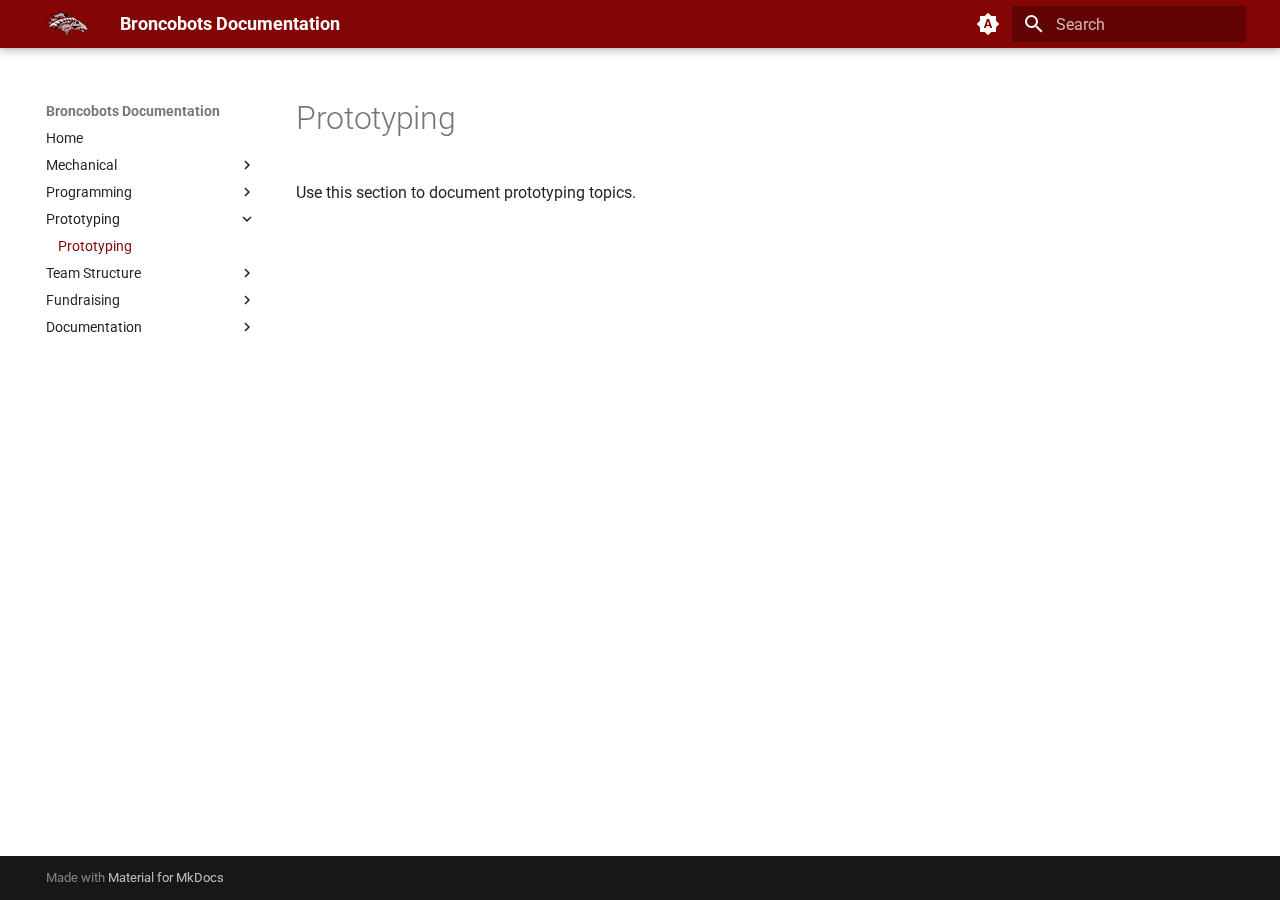
<file: prototype/prototype/index.html>
<!doctype html>
<html lang="en" class="no-js">
  <head>
    
      <meta charset="utf-8">
      <meta name="viewport" content="width=device-width,initial-scale=1">
      
      
      
      
        <link rel="prev" href="../../programming/github/join-the-organization/">
      
      
        <link rel="next" href="../../team/team/">
      
      
      <link rel="icon" href="../../assets/broncobots.svg">
      <meta name="generator" content="mkdocs-1.6.1, mkdocs-material-9.5.35">
    
    
      
        <title>Prototyping - Broncobots Documentation</title>
      
    
    
      <link rel="stylesheet" href="../../assets/stylesheets/main.35f28582.min.css">
      
        
        <link rel="stylesheet" href="../../assets/stylesheets/palette.06af60db.min.css">
      
      


    
    
      
    
    
      
        
        
        <link rel="preconnect" href="https://fonts.gstatic.com" crossorigin>
        <link rel="stylesheet" href="https://fonts.googleapis.com/css?family=Roboto:300,300i,400,400i,700,700i%7CRoboto+Mono:400,400i,700,700i&display=fallback">
        <style>:root{--md-text-font:"Roboto";--md-code-font:"Roboto Mono"}</style>
      
    
    
      <link rel="stylesheet" href="../../stylesheets/extra.css">
    
    <script>__md_scope=new URL("../..",location),__md_hash=e=>[...e].reduce(((e,_)=>(e<<5)-e+_.charCodeAt(0)),0),__md_get=(e,_=localStorage,t=__md_scope)=>JSON.parse(_.getItem(t.pathname+"."+e)),__md_set=(e,_,t=localStorage,a=__md_scope)=>{try{t.setItem(a.pathname+"."+e,JSON.stringify(_))}catch(e){}}</script>
    
      

    
    
    
  </head>
  
  
    
    
      
    
    
    
    
    <body dir="ltr" data-md-color-scheme="default" data-md-color-primary="custom" data-md-color-accent="custom">
  
    
    <input class="md-toggle" data-md-toggle="drawer" type="checkbox" id="__drawer" autocomplete="off">
    <input class="md-toggle" data-md-toggle="search" type="checkbox" id="__search" autocomplete="off">
    <label class="md-overlay" for="__drawer"></label>
    <div data-md-component="skip">
      
        
        <a href="#prototyping" class="md-skip">
          Skip to content
        </a>
      
    </div>
    <div data-md-component="announce">
      
    </div>
    
    
      

  

<header class="md-header md-header--shadow" data-md-component="header">
  <nav class="md-header__inner md-grid" aria-label="Header">
    <a href="../.." title="Broncobots Documentation" class="md-header__button md-logo" aria-label="Broncobots Documentation" data-md-component="logo">
      
  <img src="../../assets/broncobots.svg" alt="logo">

    </a>
    <label class="md-header__button md-icon" for="__drawer">
      
      <svg xmlns="http://www.w3.org/2000/svg" viewBox="0 0 24 24"><path d="M3 6h18v2H3zm0 5h18v2H3zm0 5h18v2H3z"/></svg>
    </label>
    <div class="md-header__title" data-md-component="header-title">
      <div class="md-header__ellipsis">
        <div class="md-header__topic">
          <span class="md-ellipsis">
            Broncobots Documentation
          </span>
        </div>
        <div class="md-header__topic" data-md-component="header-topic">
          <span class="md-ellipsis">
            
              Prototyping
            
          </span>
        </div>
      </div>
    </div>
    
      
        <form class="md-header__option" data-md-component="palette">
  
    
    
    
    <input class="md-option" data-md-color-media="(prefers-color-scheme)" data-md-color-scheme="default" data-md-color-primary="custom" data-md-color-accent="custom"  aria-label="Switch to light mode"  type="radio" name="__palette" id="__palette_0">
    
      <label class="md-header__button md-icon" title="Switch to light mode" for="__palette_1" hidden>
        <svg xmlns="http://www.w3.org/2000/svg" viewBox="0 0 24 24"><path d="m14.3 16-.7-2h-3.2l-.7 2H7.8L11 7h2l3.2 9zM20 8.69V4h-4.69L12 .69 8.69 4H4v4.69L.69 12 4 15.31V20h4.69L12 23.31 15.31 20H20v-4.69L23.31 12zm-9.15 3.96h2.3L12 9z"/></svg>
      </label>
    
  
    
    
    
    <input class="md-option" data-md-color-media="(prefers-color-scheme: light)" data-md-color-scheme="default" data-md-color-primary="custom" data-md-color-accent="custom"  aria-label="Switch to dark mode"  type="radio" name="__palette" id="__palette_1">
    
      <label class="md-header__button md-icon" title="Switch to dark mode" for="__palette_2" hidden>
        <svg xmlns="http://www.w3.org/2000/svg" viewBox="0 0 24 24"><path d="M12 8a4 4 0 0 0-4 4 4 4 0 0 0 4 4 4 4 0 0 0 4-4 4 4 0 0 0-4-4m0 10a6 6 0 0 1-6-6 6 6 0 0 1 6-6 6 6 0 0 1 6 6 6 6 0 0 1-6 6m8-9.31V4h-4.69L12 .69 8.69 4H4v4.69L.69 12 4 15.31V20h4.69L12 23.31 15.31 20H20v-4.69L23.31 12z"/></svg>
      </label>
    
  
    
    
    
    <input class="md-option" data-md-color-media="(prefers-color-scheme: dark)" data-md-color-scheme="slate" data-md-color-primary="custom" data-md-color-accent="custom"  aria-label="Switch to system preference"  type="radio" name="__palette" id="__palette_2">
    
      <label class="md-header__button md-icon" title="Switch to system preference" for="__palette_0" hidden>
        <svg xmlns="http://www.w3.org/2000/svg" viewBox="0 0 24 24"><path d="M12 18c-.89 0-1.74-.2-2.5-.55C11.56 16.5 13 14.42 13 12s-1.44-4.5-3.5-5.45C10.26 6.2 11.11 6 12 6a6 6 0 0 1 6 6 6 6 0 0 1-6 6m8-9.31V4h-4.69L12 .69 8.69 4H4v4.69L.69 12 4 15.31V20h4.69L12 23.31 15.31 20H20v-4.69L23.31 12z"/></svg>
      </label>
    
  
</form>
      
    
    
      <script>var palette=__md_get("__palette");if(palette&&palette.color){if("(prefers-color-scheme)"===palette.color.media){var media=matchMedia("(prefers-color-scheme: light)"),input=document.querySelector(media.matches?"[data-md-color-media='(prefers-color-scheme: light)']":"[data-md-color-media='(prefers-color-scheme: dark)']");palette.color.media=input.getAttribute("data-md-color-media"),palette.color.scheme=input.getAttribute("data-md-color-scheme"),palette.color.primary=input.getAttribute("data-md-color-primary"),palette.color.accent=input.getAttribute("data-md-color-accent")}for(var[key,value]of Object.entries(palette.color))document.body.setAttribute("data-md-color-"+key,value)}</script>
    
    
    
      <label class="md-header__button md-icon" for="__search">
        
        <svg xmlns="http://www.w3.org/2000/svg" viewBox="0 0 24 24"><path d="M9.5 3A6.5 6.5 0 0 1 16 9.5c0 1.61-.59 3.09-1.56 4.23l.27.27h.79l5 5-1.5 1.5-5-5v-.79l-.27-.27A6.52 6.52 0 0 1 9.5 16 6.5 6.5 0 0 1 3 9.5 6.5 6.5 0 0 1 9.5 3m0 2C7 5 5 7 5 9.5S7 14 9.5 14 14 12 14 9.5 12 5 9.5 5"/></svg>
      </label>
      <div class="md-search" data-md-component="search" role="dialog">
  <label class="md-search__overlay" for="__search"></label>
  <div class="md-search__inner" role="search">
    <form class="md-search__form" name="search">
      <input type="text" class="md-search__input" name="query" aria-label="Search" placeholder="Search" autocapitalize="off" autocorrect="off" autocomplete="off" spellcheck="false" data-md-component="search-query" required>
      <label class="md-search__icon md-icon" for="__search">
        
        <svg xmlns="http://www.w3.org/2000/svg" viewBox="0 0 24 24"><path d="M9.5 3A6.5 6.5 0 0 1 16 9.5c0 1.61-.59 3.09-1.56 4.23l.27.27h.79l5 5-1.5 1.5-5-5v-.79l-.27-.27A6.52 6.52 0 0 1 9.5 16 6.5 6.5 0 0 1 3 9.5 6.5 6.5 0 0 1 9.5 3m0 2C7 5 5 7 5 9.5S7 14 9.5 14 14 12 14 9.5 12 5 9.5 5"/></svg>
        
        <svg xmlns="http://www.w3.org/2000/svg" viewBox="0 0 24 24"><path d="M20 11v2H8l5.5 5.5-1.42 1.42L4.16 12l7.92-7.92L13.5 5.5 8 11z"/></svg>
      </label>
      <nav class="md-search__options" aria-label="Search">
        
        <button type="reset" class="md-search__icon md-icon" title="Clear" aria-label="Clear" tabindex="-1">
          
          <svg xmlns="http://www.w3.org/2000/svg" viewBox="0 0 24 24"><path d="M19 6.41 17.59 5 12 10.59 6.41 5 5 6.41 10.59 12 5 17.59 6.41 19 12 13.41 17.59 19 19 17.59 13.41 12z"/></svg>
        </button>
      </nav>
      
    </form>
    <div class="md-search__output">
      <div class="md-search__scrollwrap" tabindex="0" data-md-scrollfix>
        <div class="md-search-result" data-md-component="search-result">
          <div class="md-search-result__meta">
            Initializing search
          </div>
          <ol class="md-search-result__list" role="presentation"></ol>
        </div>
      </div>
    </div>
  </div>
</div>
    
    
  </nav>
  
</header>
    
    <div class="md-container" data-md-component="container">
      
      
        
          
        
      
      <main class="md-main" data-md-component="main">
        <div class="md-main__inner md-grid">
          
            
              
              <div class="md-sidebar md-sidebar--primary" data-md-component="sidebar" data-md-type="navigation" >
                <div class="md-sidebar__scrollwrap">
                  <div class="md-sidebar__inner">
                    



<nav class="md-nav md-nav--primary" aria-label="Navigation" data-md-level="0">
  <label class="md-nav__title" for="__drawer">
    <a href="../.." title="Broncobots Documentation" class="md-nav__button md-logo" aria-label="Broncobots Documentation" data-md-component="logo">
      
  <img src="../../assets/broncobots.svg" alt="logo">

    </a>
    Broncobots Documentation
  </label>
  
  <ul class="md-nav__list" data-md-scrollfix>
    
      
      
  
  
  
  
    <li class="md-nav__item">
      <a href="../.." class="md-nav__link">
        
  
  <span class="md-ellipsis">
    Home
  </span>
  

      </a>
    </li>
  

    
      
      
  
  
  
  
    
    
    
    
    <li class="md-nav__item md-nav__item--nested">
      
        
        
        <input class="md-nav__toggle md-toggle " type="checkbox" id="__nav_2" >
        
          
          <label class="md-nav__link" for="__nav_2" id="__nav_2_label" tabindex="0">
            
  
  <span class="md-ellipsis">
    Mechanical
  </span>
  

            <span class="md-nav__icon md-icon"></span>
          </label>
        
        <nav class="md-nav" data-md-level="1" aria-labelledby="__nav_2_label" aria-expanded="false">
          <label class="md-nav__title" for="__nav_2">
            <span class="md-nav__icon md-icon"></span>
            Mechanical
          </label>
          <ul class="md-nav__list" data-md-scrollfix>
            
              
                
  
  
  
  
    <li class="md-nav__item">
      <a href="../../mechanical/mechanical/" class="md-nav__link">
        
  
  <span class="md-ellipsis">
    Mechanical
  </span>
  

      </a>
    </li>
  

              
            
          </ul>
        </nav>
      
    </li>
  

    
      
      
  
  
  
  
    
    
    
    
    <li class="md-nav__item md-nav__item--nested">
      
        
        
        <input class="md-nav__toggle md-toggle " type="checkbox" id="__nav_3" >
        
          
          <label class="md-nav__link" for="__nav_3" id="__nav_3_label" tabindex="0">
            
  
  <span class="md-ellipsis">
    Programming
  </span>
  

            <span class="md-nav__icon md-icon"></span>
          </label>
        
        <nav class="md-nav" data-md-level="1" aria-labelledby="__nav_3_label" aria-expanded="false">
          <label class="md-nav__title" for="__nav_3">
            <span class="md-nav__icon md-icon"></span>
            Programming
          </label>
          <ul class="md-nav__list" data-md-scrollfix>
            
              
                
  
  
  
  
    
    
    
    
    <li class="md-nav__item md-nav__item--nested">
      
        
        
        <input class="md-nav__toggle md-toggle " type="checkbox" id="__nav_3_1" >
        
          
          <label class="md-nav__link" for="__nav_3_1" id="__nav_3_1_label" tabindex="0">
            
  
  <span class="md-ellipsis">
    GitHub
  </span>
  

            <span class="md-nav__icon md-icon"></span>
          </label>
        
        <nav class="md-nav" data-md-level="2" aria-labelledby="__nav_3_1_label" aria-expanded="false">
          <label class="md-nav__title" for="__nav_3_1">
            <span class="md-nav__icon md-icon"></span>
            GitHub
          </label>
          <ul class="md-nav__list" data-md-scrollfix>
            
              
                
  
  
  
  
    <li class="md-nav__item">
      <a href="../../programming/github/create-an-account/" class="md-nav__link">
        
  
  <span class="md-ellipsis">
    Create An Account
  </span>
  

      </a>
    </li>
  

              
            
              
                
  
  
  
  
    <li class="md-nav__item">
      <a href="../../programming/github/join-the-organization/" class="md-nav__link">
        
  
  <span class="md-ellipsis">
    Join The Organization
  </span>
  

      </a>
    </li>
  

              
            
          </ul>
        </nav>
      
    </li>
  

              
            
          </ul>
        </nav>
      
    </li>
  

    
      
      
  
  
    
  
  
  
    
    
    
    
    <li class="md-nav__item md-nav__item--active md-nav__item--nested">
      
        
        
        <input class="md-nav__toggle md-toggle " type="checkbox" id="__nav_4" checked>
        
          
          <label class="md-nav__link" for="__nav_4" id="__nav_4_label" tabindex="0">
            
  
  <span class="md-ellipsis">
    Prototyping
  </span>
  

            <span class="md-nav__icon md-icon"></span>
          </label>
        
        <nav class="md-nav" data-md-level="1" aria-labelledby="__nav_4_label" aria-expanded="true">
          <label class="md-nav__title" for="__nav_4">
            <span class="md-nav__icon md-icon"></span>
            Prototyping
          </label>
          <ul class="md-nav__list" data-md-scrollfix>
            
              
                
  
  
    
  
  
  
    <li class="md-nav__item md-nav__item--active">
      
      <input class="md-nav__toggle md-toggle" type="checkbox" id="__toc">
      
      
        
      
      
      <a href="./" class="md-nav__link md-nav__link--active">
        
  
  <span class="md-ellipsis">
    Prototyping
  </span>
  

      </a>
      
    </li>
  

              
            
          </ul>
        </nav>
      
    </li>
  

    
      
      
  
  
  
  
    
    
    
    
    <li class="md-nav__item md-nav__item--nested">
      
        
        
        <input class="md-nav__toggle md-toggle " type="checkbox" id="__nav_5" >
        
          
          <label class="md-nav__link" for="__nav_5" id="__nav_5_label" tabindex="0">
            
  
  <span class="md-ellipsis">
    Team Structure
  </span>
  

            <span class="md-nav__icon md-icon"></span>
          </label>
        
        <nav class="md-nav" data-md-level="1" aria-labelledby="__nav_5_label" aria-expanded="false">
          <label class="md-nav__title" for="__nav_5">
            <span class="md-nav__icon md-icon"></span>
            Team Structure
          </label>
          <ul class="md-nav__list" data-md-scrollfix>
            
              
                
  
  
  
  
    <li class="md-nav__item">
      <a href="../../team/team/" class="md-nav__link">
        
  
  <span class="md-ellipsis">
    Team Structure
  </span>
  

      </a>
    </li>
  

              
            
          </ul>
        </nav>
      
    </li>
  

    
      
      
  
  
  
  
    
    
    
    
    <li class="md-nav__item md-nav__item--nested">
      
        
        
        <input class="md-nav__toggle md-toggle " type="checkbox" id="__nav_6" >
        
          
          <label class="md-nav__link" for="__nav_6" id="__nav_6_label" tabindex="0">
            
  
  <span class="md-ellipsis">
    Fundraising
  </span>
  

            <span class="md-nav__icon md-icon"></span>
          </label>
        
        <nav class="md-nav" data-md-level="1" aria-labelledby="__nav_6_label" aria-expanded="false">
          <label class="md-nav__title" for="__nav_6">
            <span class="md-nav__icon md-icon"></span>
            Fundraising
          </label>
          <ul class="md-nav__list" data-md-scrollfix>
            
              
                
  
  
  
  
    <li class="md-nav__item">
      <a href="../../fundraising/fundraising/" class="md-nav__link">
        
  
  <span class="md-ellipsis">
    Fundraising
  </span>
  

      </a>
    </li>
  

              
            
          </ul>
        </nav>
      
    </li>
  

    
      
      
  
  
  
  
    
    
    
    
    <li class="md-nav__item md-nav__item--nested">
      
        
        
        <input class="md-nav__toggle md-toggle " type="checkbox" id="__nav_7" >
        
          
          <label class="md-nav__link" for="__nav_7" id="__nav_7_label" tabindex="0">
            
  
  <span class="md-ellipsis">
    Documentation
  </span>
  

            <span class="md-nav__icon md-icon"></span>
          </label>
        
        <nav class="md-nav" data-md-level="1" aria-labelledby="__nav_7_label" aria-expanded="false">
          <label class="md-nav__title" for="__nav_7">
            <span class="md-nav__icon md-icon"></span>
            Documentation
          </label>
          <ul class="md-nav__list" data-md-scrollfix>
            
              
                
  
  
  
  
    <li class="md-nav__item">
      <a href="../../documentation/updating-the-docs/" class="md-nav__link">
        
  
  <span class="md-ellipsis">
    Updating The Docs
  </span>
  

      </a>
    </li>
  

              
            
          </ul>
        </nav>
      
    </li>
  

    
  </ul>
</nav>
                  </div>
                </div>
              </div>
            
            
              
              <div class="md-sidebar md-sidebar--secondary" data-md-component="sidebar" data-md-type="toc" >
                <div class="md-sidebar__scrollwrap">
                  <div class="md-sidebar__inner">
                    

<nav class="md-nav md-nav--secondary" aria-label="Table of contents">
  
  
  
    
  
  
</nav>
                  </div>
                </div>
              </div>
            
          
          
            <div class="md-content" data-md-component="content">
              <article class="md-content__inner md-typeset">
                
                  


<h1 id="prototyping">Prototyping</h1>
<p>Use this section to document prototyping topics.</p>












                
              </article>
            </div>
          
          
<script>var target=document.getElementById(location.hash.slice(1));target&&target.name&&(target.checked=target.name.startsWith("__tabbed_"))</script>
        </div>
        
      </main>
      
        <footer class="md-footer">
  
  <div class="md-footer-meta md-typeset">
    <div class="md-footer-meta__inner md-grid">
      <div class="md-copyright">
  
  
    Made with
    <a href="https://squidfunk.github.io/mkdocs-material/" target="_blank" rel="noopener">
      Material for MkDocs
    </a>
  
</div>
      
    </div>
  </div>
</footer>
      
    </div>
    <div class="md-dialog" data-md-component="dialog">
      <div class="md-dialog__inner md-typeset"></div>
    </div>
    
    
    <script id="__config" type="application/json">{"base": "../..", "features": [], "search": "../../assets/javascripts/workers/search.6ce7567c.min.js", "translations": {"clipboard.copied": "Copied to clipboard", "clipboard.copy": "Copy to clipboard", "search.result.more.one": "1 more on this page", "search.result.more.other": "# more on this page", "search.result.none": "No matching documents", "search.result.one": "1 matching document", "search.result.other": "# matching documents", "search.result.placeholder": "Type to start searching", "search.result.term.missing": "Missing", "select.version": "Select version"}}</script>
    
    
      <script src="../../assets/javascripts/bundle.56dfad97.min.js"></script>
      
    
  </body>
</html>
</file>
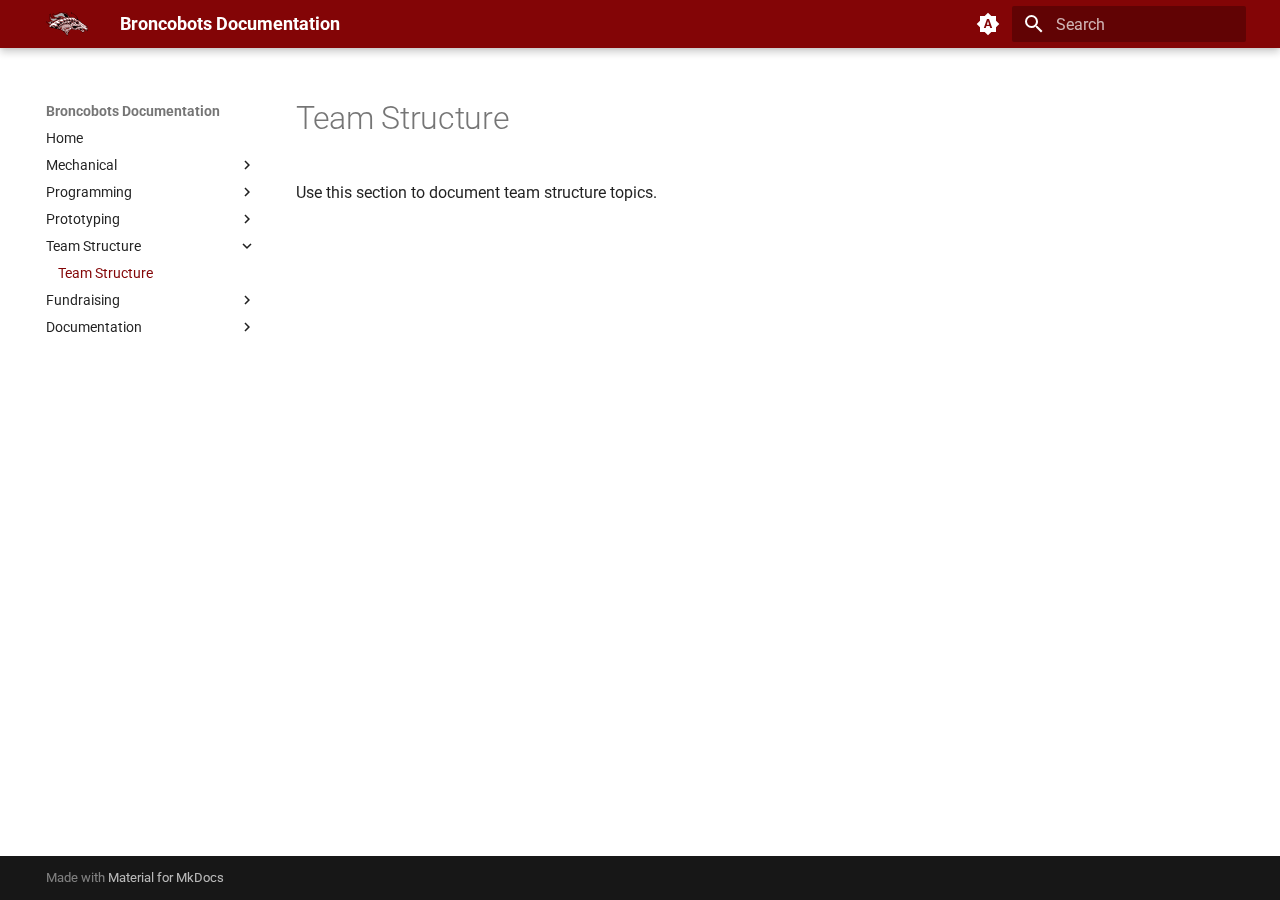
<file: team/team/index.html>
<!doctype html>
<html lang="en" class="no-js">
  <head>
    
      <meta charset="utf-8">
      <meta name="viewport" content="width=device-width,initial-scale=1">
      
      
      
      
        <link rel="prev" href="../../prototype/prototype/">
      
      
        <link rel="next" href="../../fundraising/fundraising/">
      
      
      <link rel="icon" href="../../assets/broncobots.svg">
      <meta name="generator" content="mkdocs-1.6.1, mkdocs-material-9.5.35">
    
    
      
        <title>Team Structure - Broncobots Documentation</title>
      
    
    
      <link rel="stylesheet" href="../../assets/stylesheets/main.35f28582.min.css">
      
        
        <link rel="stylesheet" href="../../assets/stylesheets/palette.06af60db.min.css">
      
      


    
    
      
    
    
      
        
        
        <link rel="preconnect" href="https://fonts.gstatic.com" crossorigin>
        <link rel="stylesheet" href="https://fonts.googleapis.com/css?family=Roboto:300,300i,400,400i,700,700i%7CRoboto+Mono:400,400i,700,700i&display=fallback">
        <style>:root{--md-text-font:"Roboto";--md-code-font:"Roboto Mono"}</style>
      
    
    
      <link rel="stylesheet" href="../../stylesheets/extra.css">
    
    <script>__md_scope=new URL("../..",location),__md_hash=e=>[...e].reduce(((e,_)=>(e<<5)-e+_.charCodeAt(0)),0),__md_get=(e,_=localStorage,t=__md_scope)=>JSON.parse(_.getItem(t.pathname+"."+e)),__md_set=(e,_,t=localStorage,a=__md_scope)=>{try{t.setItem(a.pathname+"."+e,JSON.stringify(_))}catch(e){}}</script>
    
      

    
    
    
  </head>
  
  
    
    
      
    
    
    
    
    <body dir="ltr" data-md-color-scheme="default" data-md-color-primary="custom" data-md-color-accent="custom">
  
    
    <input class="md-toggle" data-md-toggle="drawer" type="checkbox" id="__drawer" autocomplete="off">
    <input class="md-toggle" data-md-toggle="search" type="checkbox" id="__search" autocomplete="off">
    <label class="md-overlay" for="__drawer"></label>
    <div data-md-component="skip">
      
        
        <a href="#team-structure" class="md-skip">
          Skip to content
        </a>
      
    </div>
    <div data-md-component="announce">
      
    </div>
    
    
      

  

<header class="md-header md-header--shadow" data-md-component="header">
  <nav class="md-header__inner md-grid" aria-label="Header">
    <a href="../.." title="Broncobots Documentation" class="md-header__button md-logo" aria-label="Broncobots Documentation" data-md-component="logo">
      
  <img src="../../assets/broncobots.svg" alt="logo">

    </a>
    <label class="md-header__button md-icon" for="__drawer">
      
      <svg xmlns="http://www.w3.org/2000/svg" viewBox="0 0 24 24"><path d="M3 6h18v2H3zm0 5h18v2H3zm0 5h18v2H3z"/></svg>
    </label>
    <div class="md-header__title" data-md-component="header-title">
      <div class="md-header__ellipsis">
        <div class="md-header__topic">
          <span class="md-ellipsis">
            Broncobots Documentation
          </span>
        </div>
        <div class="md-header__topic" data-md-component="header-topic">
          <span class="md-ellipsis">
            
              Team Structure
            
          </span>
        </div>
      </div>
    </div>
    
      
        <form class="md-header__option" data-md-component="palette">
  
    
    
    
    <input class="md-option" data-md-color-media="(prefers-color-scheme)" data-md-color-scheme="default" data-md-color-primary="custom" data-md-color-accent="custom"  aria-label="Switch to light mode"  type="radio" name="__palette" id="__palette_0">
    
      <label class="md-header__button md-icon" title="Switch to light mode" for="__palette_1" hidden>
        <svg xmlns="http://www.w3.org/2000/svg" viewBox="0 0 24 24"><path d="m14.3 16-.7-2h-3.2l-.7 2H7.8L11 7h2l3.2 9zM20 8.69V4h-4.69L12 .69 8.69 4H4v4.69L.69 12 4 15.31V20h4.69L12 23.31 15.31 20H20v-4.69L23.31 12zm-9.15 3.96h2.3L12 9z"/></svg>
      </label>
    
  
    
    
    
    <input class="md-option" data-md-color-media="(prefers-color-scheme: light)" data-md-color-scheme="default" data-md-color-primary="custom" data-md-color-accent="custom"  aria-label="Switch to dark mode"  type="radio" name="__palette" id="__palette_1">
    
      <label class="md-header__button md-icon" title="Switch to dark mode" for="__palette_2" hidden>
        <svg xmlns="http://www.w3.org/2000/svg" viewBox="0 0 24 24"><path d="M12 8a4 4 0 0 0-4 4 4 4 0 0 0 4 4 4 4 0 0 0 4-4 4 4 0 0 0-4-4m0 10a6 6 0 0 1-6-6 6 6 0 0 1 6-6 6 6 0 0 1 6 6 6 6 0 0 1-6 6m8-9.31V4h-4.69L12 .69 8.69 4H4v4.69L.69 12 4 15.31V20h4.69L12 23.31 15.31 20H20v-4.69L23.31 12z"/></svg>
      </label>
    
  
    
    
    
    <input class="md-option" data-md-color-media="(prefers-color-scheme: dark)" data-md-color-scheme="slate" data-md-color-primary="custom" data-md-color-accent="custom"  aria-label="Switch to system preference"  type="radio" name="__palette" id="__palette_2">
    
      <label class="md-header__button md-icon" title="Switch to system preference" for="__palette_0" hidden>
        <svg xmlns="http://www.w3.org/2000/svg" viewBox="0 0 24 24"><path d="M12 18c-.89 0-1.74-.2-2.5-.55C11.56 16.5 13 14.42 13 12s-1.44-4.5-3.5-5.45C10.26 6.2 11.11 6 12 6a6 6 0 0 1 6 6 6 6 0 0 1-6 6m8-9.31V4h-4.69L12 .69 8.69 4H4v4.69L.69 12 4 15.31V20h4.69L12 23.31 15.31 20H20v-4.69L23.31 12z"/></svg>
      </label>
    
  
</form>
      
    
    
      <script>var palette=__md_get("__palette");if(palette&&palette.color){if("(prefers-color-scheme)"===palette.color.media){var media=matchMedia("(prefers-color-scheme: light)"),input=document.querySelector(media.matches?"[data-md-color-media='(prefers-color-scheme: light)']":"[data-md-color-media='(prefers-color-scheme: dark)']");palette.color.media=input.getAttribute("data-md-color-media"),palette.color.scheme=input.getAttribute("data-md-color-scheme"),palette.color.primary=input.getAttribute("data-md-color-primary"),palette.color.accent=input.getAttribute("data-md-color-accent")}for(var[key,value]of Object.entries(palette.color))document.body.setAttribute("data-md-color-"+key,value)}</script>
    
    
    
      <label class="md-header__button md-icon" for="__search">
        
        <svg xmlns="http://www.w3.org/2000/svg" viewBox="0 0 24 24"><path d="M9.5 3A6.5 6.5 0 0 1 16 9.5c0 1.61-.59 3.09-1.56 4.23l.27.27h.79l5 5-1.5 1.5-5-5v-.79l-.27-.27A6.52 6.52 0 0 1 9.5 16 6.5 6.5 0 0 1 3 9.5 6.5 6.5 0 0 1 9.5 3m0 2C7 5 5 7 5 9.5S7 14 9.5 14 14 12 14 9.5 12 5 9.5 5"/></svg>
      </label>
      <div class="md-search" data-md-component="search" role="dialog">
  <label class="md-search__overlay" for="__search"></label>
  <div class="md-search__inner" role="search">
    <form class="md-search__form" name="search">
      <input type="text" class="md-search__input" name="query" aria-label="Search" placeholder="Search" autocapitalize="off" autocorrect="off" autocomplete="off" spellcheck="false" data-md-component="search-query" required>
      <label class="md-search__icon md-icon" for="__search">
        
        <svg xmlns="http://www.w3.org/2000/svg" viewBox="0 0 24 24"><path d="M9.5 3A6.5 6.5 0 0 1 16 9.5c0 1.61-.59 3.09-1.56 4.23l.27.27h.79l5 5-1.5 1.5-5-5v-.79l-.27-.27A6.52 6.52 0 0 1 9.5 16 6.5 6.5 0 0 1 3 9.5 6.5 6.5 0 0 1 9.5 3m0 2C7 5 5 7 5 9.5S7 14 9.5 14 14 12 14 9.5 12 5 9.5 5"/></svg>
        
        <svg xmlns="http://www.w3.org/2000/svg" viewBox="0 0 24 24"><path d="M20 11v2H8l5.5 5.5-1.42 1.42L4.16 12l7.92-7.92L13.5 5.5 8 11z"/></svg>
      </label>
      <nav class="md-search__options" aria-label="Search">
        
        <button type="reset" class="md-search__icon md-icon" title="Clear" aria-label="Clear" tabindex="-1">
          
          <svg xmlns="http://www.w3.org/2000/svg" viewBox="0 0 24 24"><path d="M19 6.41 17.59 5 12 10.59 6.41 5 5 6.41 10.59 12 5 17.59 6.41 19 12 13.41 17.59 19 19 17.59 13.41 12z"/></svg>
        </button>
      </nav>
      
    </form>
    <div class="md-search__output">
      <div class="md-search__scrollwrap" tabindex="0" data-md-scrollfix>
        <div class="md-search-result" data-md-component="search-result">
          <div class="md-search-result__meta">
            Initializing search
          </div>
          <ol class="md-search-result__list" role="presentation"></ol>
        </div>
      </div>
    </div>
  </div>
</div>
    
    
  </nav>
  
</header>
    
    <div class="md-container" data-md-component="container">
      
      
        
          
        
      
      <main class="md-main" data-md-component="main">
        <div class="md-main__inner md-grid">
          
            
              
              <div class="md-sidebar md-sidebar--primary" data-md-component="sidebar" data-md-type="navigation" >
                <div class="md-sidebar__scrollwrap">
                  <div class="md-sidebar__inner">
                    



<nav class="md-nav md-nav--primary" aria-label="Navigation" data-md-level="0">
  <label class="md-nav__title" for="__drawer">
    <a href="../.." title="Broncobots Documentation" class="md-nav__button md-logo" aria-label="Broncobots Documentation" data-md-component="logo">
      
  <img src="../../assets/broncobots.svg" alt="logo">

    </a>
    Broncobots Documentation
  </label>
  
  <ul class="md-nav__list" data-md-scrollfix>
    
      
      
  
  
  
  
    <li class="md-nav__item">
      <a href="../.." class="md-nav__link">
        
  
  <span class="md-ellipsis">
    Home
  </span>
  

      </a>
    </li>
  

    
      
      
  
  
  
  
    
    
    
    
    <li class="md-nav__item md-nav__item--nested">
      
        
        
        <input class="md-nav__toggle md-toggle " type="checkbox" id="__nav_2" >
        
          
          <label class="md-nav__link" for="__nav_2" id="__nav_2_label" tabindex="0">
            
  
  <span class="md-ellipsis">
    Mechanical
  </span>
  

            <span class="md-nav__icon md-icon"></span>
          </label>
        
        <nav class="md-nav" data-md-level="1" aria-labelledby="__nav_2_label" aria-expanded="false">
          <label class="md-nav__title" for="__nav_2">
            <span class="md-nav__icon md-icon"></span>
            Mechanical
          </label>
          <ul class="md-nav__list" data-md-scrollfix>
            
              
                
  
  
  
  
    <li class="md-nav__item">
      <a href="../../mechanical/mechanical/" class="md-nav__link">
        
  
  <span class="md-ellipsis">
    Mechanical
  </span>
  

      </a>
    </li>
  

              
            
          </ul>
        </nav>
      
    </li>
  

    
      
      
  
  
  
  
    
    
    
    
    <li class="md-nav__item md-nav__item--nested">
      
        
        
        <input class="md-nav__toggle md-toggle " type="checkbox" id="__nav_3" >
        
          
          <label class="md-nav__link" for="__nav_3" id="__nav_3_label" tabindex="0">
            
  
  <span class="md-ellipsis">
    Programming
  </span>
  

            <span class="md-nav__icon md-icon"></span>
          </label>
        
        <nav class="md-nav" data-md-level="1" aria-labelledby="__nav_3_label" aria-expanded="false">
          <label class="md-nav__title" for="__nav_3">
            <span class="md-nav__icon md-icon"></span>
            Programming
          </label>
          <ul class="md-nav__list" data-md-scrollfix>
            
              
                
  
  
  
  
    
    
    
    
    <li class="md-nav__item md-nav__item--nested">
      
        
        
        <input class="md-nav__toggle md-toggle " type="checkbox" id="__nav_3_1" >
        
          
          <label class="md-nav__link" for="__nav_3_1" id="__nav_3_1_label" tabindex="0">
            
  
  <span class="md-ellipsis">
    GitHub
  </span>
  

            <span class="md-nav__icon md-icon"></span>
          </label>
        
        <nav class="md-nav" data-md-level="2" aria-labelledby="__nav_3_1_label" aria-expanded="false">
          <label class="md-nav__title" for="__nav_3_1">
            <span class="md-nav__icon md-icon"></span>
            GitHub
          </label>
          <ul class="md-nav__list" data-md-scrollfix>
            
              
                
  
  
  
  
    <li class="md-nav__item">
      <a href="../../programming/github/create-an-account/" class="md-nav__link">
        
  
  <span class="md-ellipsis">
    Create An Account
  </span>
  

      </a>
    </li>
  

              
            
              
                
  
  
  
  
    <li class="md-nav__item">
      <a href="../../programming/github/join-the-organization/" class="md-nav__link">
        
  
  <span class="md-ellipsis">
    Join The Organization
  </span>
  

      </a>
    </li>
  

              
            
          </ul>
        </nav>
      
    </li>
  

              
            
          </ul>
        </nav>
      
    </li>
  

    
      
      
  
  
  
  
    
    
    
    
    <li class="md-nav__item md-nav__item--nested">
      
        
        
        <input class="md-nav__toggle md-toggle " type="checkbox" id="__nav_4" >
        
          
          <label class="md-nav__link" for="__nav_4" id="__nav_4_label" tabindex="0">
            
  
  <span class="md-ellipsis">
    Prototyping
  </span>
  

            <span class="md-nav__icon md-icon"></span>
          </label>
        
        <nav class="md-nav" data-md-level="1" aria-labelledby="__nav_4_label" aria-expanded="false">
          <label class="md-nav__title" for="__nav_4">
            <span class="md-nav__icon md-icon"></span>
            Prototyping
          </label>
          <ul class="md-nav__list" data-md-scrollfix>
            
              
                
  
  
  
  
    <li class="md-nav__item">
      <a href="../../prototype/prototype/" class="md-nav__link">
        
  
  <span class="md-ellipsis">
    Prototyping
  </span>
  

      </a>
    </li>
  

              
            
          </ul>
        </nav>
      
    </li>
  

    
      
      
  
  
    
  
  
  
    
    
    
    
    <li class="md-nav__item md-nav__item--active md-nav__item--nested">
      
        
        
        <input class="md-nav__toggle md-toggle " type="checkbox" id="__nav_5" checked>
        
          
          <label class="md-nav__link" for="__nav_5" id="__nav_5_label" tabindex="0">
            
  
  <span class="md-ellipsis">
    Team Structure
  </span>
  

            <span class="md-nav__icon md-icon"></span>
          </label>
        
        <nav class="md-nav" data-md-level="1" aria-labelledby="__nav_5_label" aria-expanded="true">
          <label class="md-nav__title" for="__nav_5">
            <span class="md-nav__icon md-icon"></span>
            Team Structure
          </label>
          <ul class="md-nav__list" data-md-scrollfix>
            
              
                
  
  
    
  
  
  
    <li class="md-nav__item md-nav__item--active">
      
      <input class="md-nav__toggle md-toggle" type="checkbox" id="__toc">
      
      
        
      
      
      <a href="./" class="md-nav__link md-nav__link--active">
        
  
  <span class="md-ellipsis">
    Team Structure
  </span>
  

      </a>
      
    </li>
  

              
            
          </ul>
        </nav>
      
    </li>
  

    
      
      
  
  
  
  
    
    
    
    
    <li class="md-nav__item md-nav__item--nested">
      
        
        
        <input class="md-nav__toggle md-toggle " type="checkbox" id="__nav_6" >
        
          
          <label class="md-nav__link" for="__nav_6" id="__nav_6_label" tabindex="0">
            
  
  <span class="md-ellipsis">
    Fundraising
  </span>
  

            <span class="md-nav__icon md-icon"></span>
          </label>
        
        <nav class="md-nav" data-md-level="1" aria-labelledby="__nav_6_label" aria-expanded="false">
          <label class="md-nav__title" for="__nav_6">
            <span class="md-nav__icon md-icon"></span>
            Fundraising
          </label>
          <ul class="md-nav__list" data-md-scrollfix>
            
              
                
  
  
  
  
    <li class="md-nav__item">
      <a href="../../fundraising/fundraising/" class="md-nav__link">
        
  
  <span class="md-ellipsis">
    Fundraising
  </span>
  

      </a>
    </li>
  

              
            
          </ul>
        </nav>
      
    </li>
  

    
      
      
  
  
  
  
    
    
    
    
    <li class="md-nav__item md-nav__item--nested">
      
        
        
        <input class="md-nav__toggle md-toggle " type="checkbox" id="__nav_7" >
        
          
          <label class="md-nav__link" for="__nav_7" id="__nav_7_label" tabindex="0">
            
  
  <span class="md-ellipsis">
    Documentation
  </span>
  

            <span class="md-nav__icon md-icon"></span>
          </label>
        
        <nav class="md-nav" data-md-level="1" aria-labelledby="__nav_7_label" aria-expanded="false">
          <label class="md-nav__title" for="__nav_7">
            <span class="md-nav__icon md-icon"></span>
            Documentation
          </label>
          <ul class="md-nav__list" data-md-scrollfix>
            
              
                
  
  
  
  
    <li class="md-nav__item">
      <a href="../../documentation/updating-the-docs/" class="md-nav__link">
        
  
  <span class="md-ellipsis">
    Updating The Docs
  </span>
  

      </a>
    </li>
  

              
            
          </ul>
        </nav>
      
    </li>
  

    
  </ul>
</nav>
                  </div>
                </div>
              </div>
            
            
              
              <div class="md-sidebar md-sidebar--secondary" data-md-component="sidebar" data-md-type="toc" >
                <div class="md-sidebar__scrollwrap">
                  <div class="md-sidebar__inner">
                    

<nav class="md-nav md-nav--secondary" aria-label="Table of contents">
  
  
  
    
  
  
</nav>
                  </div>
                </div>
              </div>
            
          
          
            <div class="md-content" data-md-component="content">
              <article class="md-content__inner md-typeset">
                
                  


<h1 id="team-structure">Team Structure</h1>
<p>Use this section to document team structure topics.</p>












                
              </article>
            </div>
          
          
<script>var target=document.getElementById(location.hash.slice(1));target&&target.name&&(target.checked=target.name.startsWith("__tabbed_"))</script>
        </div>
        
      </main>
      
        <footer class="md-footer">
  
  <div class="md-footer-meta md-typeset">
    <div class="md-footer-meta__inner md-grid">
      <div class="md-copyright">
  
  
    Made with
    <a href="https://squidfunk.github.io/mkdocs-material/" target="_blank" rel="noopener">
      Material for MkDocs
    </a>
  
</div>
      
    </div>
  </div>
</footer>
      
    </div>
    <div class="md-dialog" data-md-component="dialog">
      <div class="md-dialog__inner md-typeset"></div>
    </div>
    
    
    <script id="__config" type="application/json">{"base": "../..", "features": [], "search": "../../assets/javascripts/workers/search.6ce7567c.min.js", "translations": {"clipboard.copied": "Copied to clipboard", "clipboard.copy": "Copy to clipboard", "search.result.more.one": "1 more on this page", "search.result.more.other": "# more on this page", "search.result.none": "No matching documents", "search.result.one": "1 matching document", "search.result.other": "# matching documents", "search.result.placeholder": "Type to start searching", "search.result.term.missing": "Missing", "select.version": "Select version"}}</script>
    
    
      <script src="../../assets/javascripts/bundle.56dfad97.min.js"></script>
      
    
  </body>
</html>
</file>
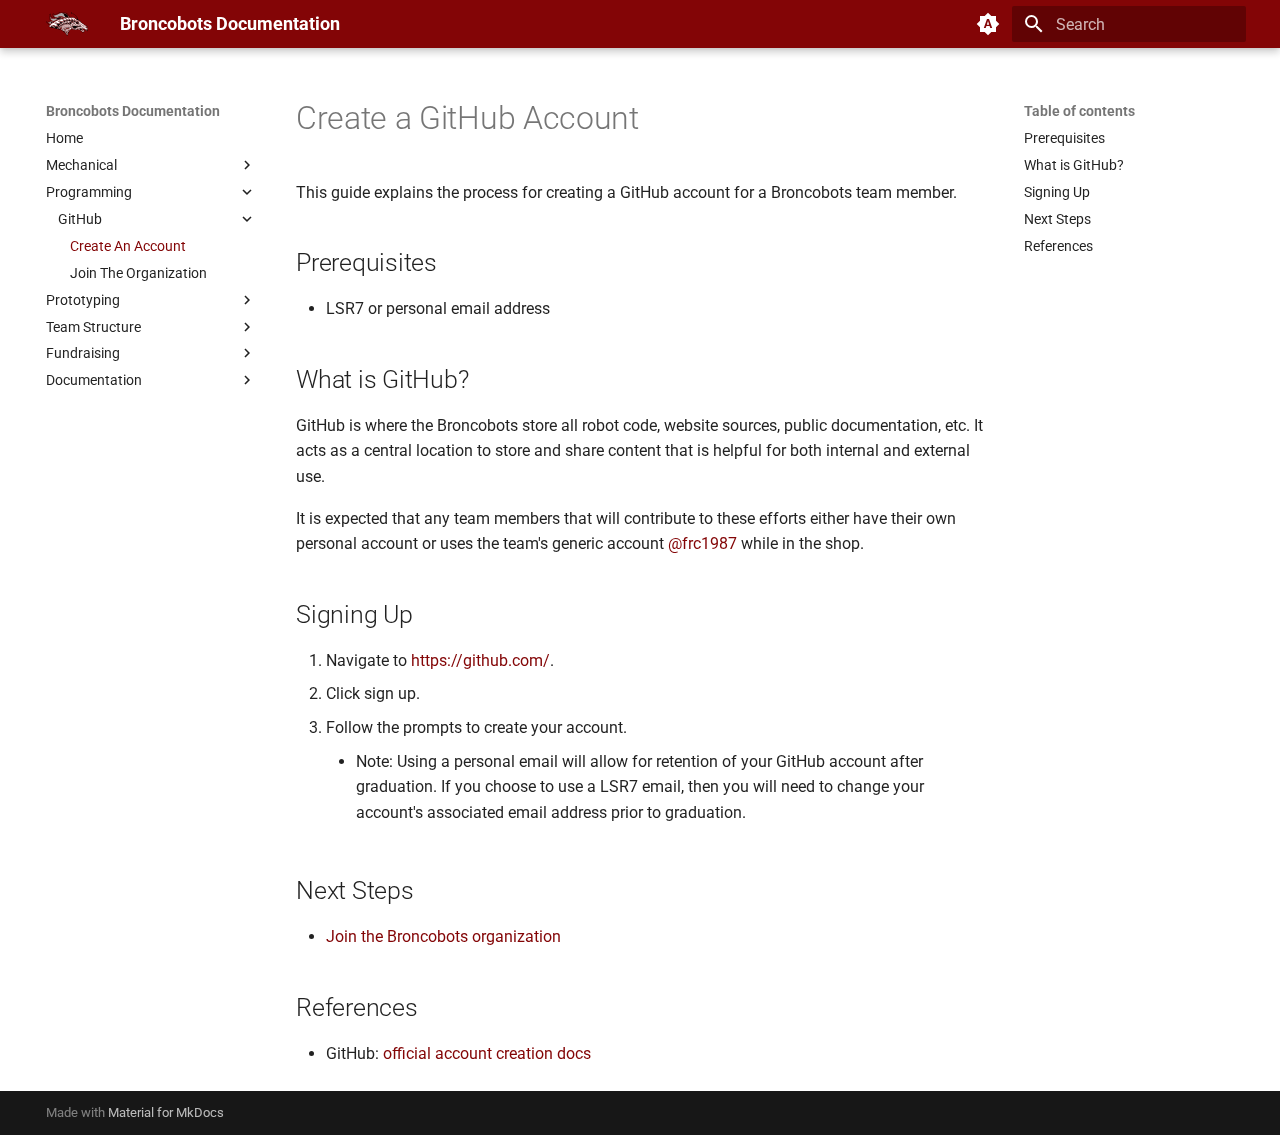
<file: programming/github/create-an-account/index.html>
<!doctype html>
<html lang="en" class="no-js">
  <head>
    
      <meta charset="utf-8">
      <meta name="viewport" content="width=device-width,initial-scale=1">
      
      
      
      
        <link rel="prev" href="../../../mechanical/mechanical/">
      
      
        <link rel="next" href="../join-the-organization/">
      
      
      <link rel="icon" href="../../../assets/broncobots.svg">
      <meta name="generator" content="mkdocs-1.6.1, mkdocs-material-9.5.35">
    
    
      
        <title>Create An Account - Broncobots Documentation</title>
      
    
    
      <link rel="stylesheet" href="../../../assets/stylesheets/main.35f28582.min.css">
      
        
        <link rel="stylesheet" href="../../../assets/stylesheets/palette.06af60db.min.css">
      
      


    
    
      
    
    
      
        
        
        <link rel="preconnect" href="https://fonts.gstatic.com" crossorigin>
        <link rel="stylesheet" href="https://fonts.googleapis.com/css?family=Roboto:300,300i,400,400i,700,700i%7CRoboto+Mono:400,400i,700,700i&display=fallback">
        <style>:root{--md-text-font:"Roboto";--md-code-font:"Roboto Mono"}</style>
      
    
    
      <link rel="stylesheet" href="../../../stylesheets/extra.css">
    
    <script>__md_scope=new URL("../../..",location),__md_hash=e=>[...e].reduce(((e,_)=>(e<<5)-e+_.charCodeAt(0)),0),__md_get=(e,_=localStorage,t=__md_scope)=>JSON.parse(_.getItem(t.pathname+"."+e)),__md_set=(e,_,t=localStorage,a=__md_scope)=>{try{t.setItem(a.pathname+"."+e,JSON.stringify(_))}catch(e){}}</script>
    
      

    
    
    
  </head>
  
  
    
    
      
    
    
    
    
    <body dir="ltr" data-md-color-scheme="default" data-md-color-primary="custom" data-md-color-accent="custom">
  
    
    <input class="md-toggle" data-md-toggle="drawer" type="checkbox" id="__drawer" autocomplete="off">
    <input class="md-toggle" data-md-toggle="search" type="checkbox" id="__search" autocomplete="off">
    <label class="md-overlay" for="__drawer"></label>
    <div data-md-component="skip">
      
        
        <a href="#create-a-github-account" class="md-skip">
          Skip to content
        </a>
      
    </div>
    <div data-md-component="announce">
      
    </div>
    
    
      

  

<header class="md-header md-header--shadow" data-md-component="header">
  <nav class="md-header__inner md-grid" aria-label="Header">
    <a href="../../.." title="Broncobots Documentation" class="md-header__button md-logo" aria-label="Broncobots Documentation" data-md-component="logo">
      
  <img src="../../../assets/broncobots.svg" alt="logo">

    </a>
    <label class="md-header__button md-icon" for="__drawer">
      
      <svg xmlns="http://www.w3.org/2000/svg" viewBox="0 0 24 24"><path d="M3 6h18v2H3zm0 5h18v2H3zm0 5h18v2H3z"/></svg>
    </label>
    <div class="md-header__title" data-md-component="header-title">
      <div class="md-header__ellipsis">
        <div class="md-header__topic">
          <span class="md-ellipsis">
            Broncobots Documentation
          </span>
        </div>
        <div class="md-header__topic" data-md-component="header-topic">
          <span class="md-ellipsis">
            
              Create An Account
            
          </span>
        </div>
      </div>
    </div>
    
      
        <form class="md-header__option" data-md-component="palette">
  
    
    
    
    <input class="md-option" data-md-color-media="(prefers-color-scheme)" data-md-color-scheme="default" data-md-color-primary="custom" data-md-color-accent="custom"  aria-label="Switch to light mode"  type="radio" name="__palette" id="__palette_0">
    
      <label class="md-header__button md-icon" title="Switch to light mode" for="__palette_1" hidden>
        <svg xmlns="http://www.w3.org/2000/svg" viewBox="0 0 24 24"><path d="m14.3 16-.7-2h-3.2l-.7 2H7.8L11 7h2l3.2 9zM20 8.69V4h-4.69L12 .69 8.69 4H4v4.69L.69 12 4 15.31V20h4.69L12 23.31 15.31 20H20v-4.69L23.31 12zm-9.15 3.96h2.3L12 9z"/></svg>
      </label>
    
  
    
    
    
    <input class="md-option" data-md-color-media="(prefers-color-scheme: light)" data-md-color-scheme="default" data-md-color-primary="custom" data-md-color-accent="custom"  aria-label="Switch to dark mode"  type="radio" name="__palette" id="__palette_1">
    
      <label class="md-header__button md-icon" title="Switch to dark mode" for="__palette_2" hidden>
        <svg xmlns="http://www.w3.org/2000/svg" viewBox="0 0 24 24"><path d="M12 8a4 4 0 0 0-4 4 4 4 0 0 0 4 4 4 4 0 0 0 4-4 4 4 0 0 0-4-4m0 10a6 6 0 0 1-6-6 6 6 0 0 1 6-6 6 6 0 0 1 6 6 6 6 0 0 1-6 6m8-9.31V4h-4.69L12 .69 8.69 4H4v4.69L.69 12 4 15.31V20h4.69L12 23.31 15.31 20H20v-4.69L23.31 12z"/></svg>
      </label>
    
  
    
    
    
    <input class="md-option" data-md-color-media="(prefers-color-scheme: dark)" data-md-color-scheme="slate" data-md-color-primary="custom" data-md-color-accent="custom"  aria-label="Switch to system preference"  type="radio" name="__palette" id="__palette_2">
    
      <label class="md-header__button md-icon" title="Switch to system preference" for="__palette_0" hidden>
        <svg xmlns="http://www.w3.org/2000/svg" viewBox="0 0 24 24"><path d="M12 18c-.89 0-1.74-.2-2.5-.55C11.56 16.5 13 14.42 13 12s-1.44-4.5-3.5-5.45C10.26 6.2 11.11 6 12 6a6 6 0 0 1 6 6 6 6 0 0 1-6 6m8-9.31V4h-4.69L12 .69 8.69 4H4v4.69L.69 12 4 15.31V20h4.69L12 23.31 15.31 20H20v-4.69L23.31 12z"/></svg>
      </label>
    
  
</form>
      
    
    
      <script>var palette=__md_get("__palette");if(palette&&palette.color){if("(prefers-color-scheme)"===palette.color.media){var media=matchMedia("(prefers-color-scheme: light)"),input=document.querySelector(media.matches?"[data-md-color-media='(prefers-color-scheme: light)']":"[data-md-color-media='(prefers-color-scheme: dark)']");palette.color.media=input.getAttribute("data-md-color-media"),palette.color.scheme=input.getAttribute("data-md-color-scheme"),palette.color.primary=input.getAttribute("data-md-color-primary"),palette.color.accent=input.getAttribute("data-md-color-accent")}for(var[key,value]of Object.entries(palette.color))document.body.setAttribute("data-md-color-"+key,value)}</script>
    
    
    
      <label class="md-header__button md-icon" for="__search">
        
        <svg xmlns="http://www.w3.org/2000/svg" viewBox="0 0 24 24"><path d="M9.5 3A6.5 6.5 0 0 1 16 9.5c0 1.61-.59 3.09-1.56 4.23l.27.27h.79l5 5-1.5 1.5-5-5v-.79l-.27-.27A6.52 6.52 0 0 1 9.5 16 6.5 6.5 0 0 1 3 9.5 6.5 6.5 0 0 1 9.5 3m0 2C7 5 5 7 5 9.5S7 14 9.5 14 14 12 14 9.5 12 5 9.5 5"/></svg>
      </label>
      <div class="md-search" data-md-component="search" role="dialog">
  <label class="md-search__overlay" for="__search"></label>
  <div class="md-search__inner" role="search">
    <form class="md-search__form" name="search">
      <input type="text" class="md-search__input" name="query" aria-label="Search" placeholder="Search" autocapitalize="off" autocorrect="off" autocomplete="off" spellcheck="false" data-md-component="search-query" required>
      <label class="md-search__icon md-icon" for="__search">
        
        <svg xmlns="http://www.w3.org/2000/svg" viewBox="0 0 24 24"><path d="M9.5 3A6.5 6.5 0 0 1 16 9.5c0 1.61-.59 3.09-1.56 4.23l.27.27h.79l5 5-1.5 1.5-5-5v-.79l-.27-.27A6.52 6.52 0 0 1 9.5 16 6.5 6.5 0 0 1 3 9.5 6.5 6.5 0 0 1 9.5 3m0 2C7 5 5 7 5 9.5S7 14 9.5 14 14 12 14 9.5 12 5 9.5 5"/></svg>
        
        <svg xmlns="http://www.w3.org/2000/svg" viewBox="0 0 24 24"><path d="M20 11v2H8l5.5 5.5-1.42 1.42L4.16 12l7.92-7.92L13.5 5.5 8 11z"/></svg>
      </label>
      <nav class="md-search__options" aria-label="Search">
        
        <button type="reset" class="md-search__icon md-icon" title="Clear" aria-label="Clear" tabindex="-1">
          
          <svg xmlns="http://www.w3.org/2000/svg" viewBox="0 0 24 24"><path d="M19 6.41 17.59 5 12 10.59 6.41 5 5 6.41 10.59 12 5 17.59 6.41 19 12 13.41 17.59 19 19 17.59 13.41 12z"/></svg>
        </button>
      </nav>
      
    </form>
    <div class="md-search__output">
      <div class="md-search__scrollwrap" tabindex="0" data-md-scrollfix>
        <div class="md-search-result" data-md-component="search-result">
          <div class="md-search-result__meta">
            Initializing search
          </div>
          <ol class="md-search-result__list" role="presentation"></ol>
        </div>
      </div>
    </div>
  </div>
</div>
    
    
  </nav>
  
</header>
    
    <div class="md-container" data-md-component="container">
      
      
        
          
        
      
      <main class="md-main" data-md-component="main">
        <div class="md-main__inner md-grid">
          
            
              
              <div class="md-sidebar md-sidebar--primary" data-md-component="sidebar" data-md-type="navigation" >
                <div class="md-sidebar__scrollwrap">
                  <div class="md-sidebar__inner">
                    



<nav class="md-nav md-nav--primary" aria-label="Navigation" data-md-level="0">
  <label class="md-nav__title" for="__drawer">
    <a href="../../.." title="Broncobots Documentation" class="md-nav__button md-logo" aria-label="Broncobots Documentation" data-md-component="logo">
      
  <img src="../../../assets/broncobots.svg" alt="logo">

    </a>
    Broncobots Documentation
  </label>
  
  <ul class="md-nav__list" data-md-scrollfix>
    
      
      
  
  
  
  
    <li class="md-nav__item">
      <a href="../../.." class="md-nav__link">
        
  
  <span class="md-ellipsis">
    Home
  </span>
  

      </a>
    </li>
  

    
      
      
  
  
  
  
    
    
    
    
    <li class="md-nav__item md-nav__item--nested">
      
        
        
        <input class="md-nav__toggle md-toggle " type="checkbox" id="__nav_2" >
        
          
          <label class="md-nav__link" for="__nav_2" id="__nav_2_label" tabindex="0">
            
  
  <span class="md-ellipsis">
    Mechanical
  </span>
  

            <span class="md-nav__icon md-icon"></span>
          </label>
        
        <nav class="md-nav" data-md-level="1" aria-labelledby="__nav_2_label" aria-expanded="false">
          <label class="md-nav__title" for="__nav_2">
            <span class="md-nav__icon md-icon"></span>
            Mechanical
          </label>
          <ul class="md-nav__list" data-md-scrollfix>
            
              
                
  
  
  
  
    <li class="md-nav__item">
      <a href="../../../mechanical/mechanical/" class="md-nav__link">
        
  
  <span class="md-ellipsis">
    Mechanical
  </span>
  

      </a>
    </li>
  

              
            
          </ul>
        </nav>
      
    </li>
  

    
      
      
  
  
    
  
  
  
    
    
    
    
    <li class="md-nav__item md-nav__item--active md-nav__item--nested">
      
        
        
        <input class="md-nav__toggle md-toggle " type="checkbox" id="__nav_3" checked>
        
          
          <label class="md-nav__link" for="__nav_3" id="__nav_3_label" tabindex="0">
            
  
  <span class="md-ellipsis">
    Programming
  </span>
  

            <span class="md-nav__icon md-icon"></span>
          </label>
        
        <nav class="md-nav" data-md-level="1" aria-labelledby="__nav_3_label" aria-expanded="true">
          <label class="md-nav__title" for="__nav_3">
            <span class="md-nav__icon md-icon"></span>
            Programming
          </label>
          <ul class="md-nav__list" data-md-scrollfix>
            
              
                
  
  
    
  
  
  
    
    
    
    
    <li class="md-nav__item md-nav__item--active md-nav__item--nested">
      
        
        
        <input class="md-nav__toggle md-toggle " type="checkbox" id="__nav_3_1" checked>
        
          
          <label class="md-nav__link" for="__nav_3_1" id="__nav_3_1_label" tabindex="0">
            
  
  <span class="md-ellipsis">
    GitHub
  </span>
  

            <span class="md-nav__icon md-icon"></span>
          </label>
        
        <nav class="md-nav" data-md-level="2" aria-labelledby="__nav_3_1_label" aria-expanded="true">
          <label class="md-nav__title" for="__nav_3_1">
            <span class="md-nav__icon md-icon"></span>
            GitHub
          </label>
          <ul class="md-nav__list" data-md-scrollfix>
            
              
                
  
  
    
  
  
  
    <li class="md-nav__item md-nav__item--active">
      
      <input class="md-nav__toggle md-toggle" type="checkbox" id="__toc">
      
      
        
      
      
        <label class="md-nav__link md-nav__link--active" for="__toc">
          
  
  <span class="md-ellipsis">
    Create An Account
  </span>
  

          <span class="md-nav__icon md-icon"></span>
        </label>
      
      <a href="./" class="md-nav__link md-nav__link--active">
        
  
  <span class="md-ellipsis">
    Create An Account
  </span>
  

      </a>
      
        

<nav class="md-nav md-nav--secondary" aria-label="Table of contents">
  
  
  
    
  
  
    <label class="md-nav__title" for="__toc">
      <span class="md-nav__icon md-icon"></span>
      Table of contents
    </label>
    <ul class="md-nav__list" data-md-component="toc" data-md-scrollfix>
      
        <li class="md-nav__item">
  <a href="#prerequisites" class="md-nav__link">
    <span class="md-ellipsis">
      Prerequisites
    </span>
  </a>
  
</li>
      
        <li class="md-nav__item">
  <a href="#what-is-github" class="md-nav__link">
    <span class="md-ellipsis">
      What is GitHub?
    </span>
  </a>
  
</li>
      
        <li class="md-nav__item">
  <a href="#signing-up" class="md-nav__link">
    <span class="md-ellipsis">
      Signing Up
    </span>
  </a>
  
</li>
      
        <li class="md-nav__item">
  <a href="#next-steps" class="md-nav__link">
    <span class="md-ellipsis">
      Next Steps
    </span>
  </a>
  
</li>
      
        <li class="md-nav__item">
  <a href="#references" class="md-nav__link">
    <span class="md-ellipsis">
      References
    </span>
  </a>
  
</li>
      
    </ul>
  
</nav>
      
    </li>
  

              
            
              
                
  
  
  
  
    <li class="md-nav__item">
      <a href="../join-the-organization/" class="md-nav__link">
        
  
  <span class="md-ellipsis">
    Join The Organization
  </span>
  

      </a>
    </li>
  

              
            
          </ul>
        </nav>
      
    </li>
  

              
            
          </ul>
        </nav>
      
    </li>
  

    
      
      
  
  
  
  
    
    
    
    
    <li class="md-nav__item md-nav__item--nested">
      
        
        
        <input class="md-nav__toggle md-toggle " type="checkbox" id="__nav_4" >
        
          
          <label class="md-nav__link" for="__nav_4" id="__nav_4_label" tabindex="0">
            
  
  <span class="md-ellipsis">
    Prototyping
  </span>
  

            <span class="md-nav__icon md-icon"></span>
          </label>
        
        <nav class="md-nav" data-md-level="1" aria-labelledby="__nav_4_label" aria-expanded="false">
          <label class="md-nav__title" for="__nav_4">
            <span class="md-nav__icon md-icon"></span>
            Prototyping
          </label>
          <ul class="md-nav__list" data-md-scrollfix>
            
              
                
  
  
  
  
    <li class="md-nav__item">
      <a href="../../../prototype/prototype/" class="md-nav__link">
        
  
  <span class="md-ellipsis">
    Prototyping
  </span>
  

      </a>
    </li>
  

              
            
          </ul>
        </nav>
      
    </li>
  

    
      
      
  
  
  
  
    
    
    
    
    <li class="md-nav__item md-nav__item--nested">
      
        
        
        <input class="md-nav__toggle md-toggle " type="checkbox" id="__nav_5" >
        
          
          <label class="md-nav__link" for="__nav_5" id="__nav_5_label" tabindex="0">
            
  
  <span class="md-ellipsis">
    Team Structure
  </span>
  

            <span class="md-nav__icon md-icon"></span>
          </label>
        
        <nav class="md-nav" data-md-level="1" aria-labelledby="__nav_5_label" aria-expanded="false">
          <label class="md-nav__title" for="__nav_5">
            <span class="md-nav__icon md-icon"></span>
            Team Structure
          </label>
          <ul class="md-nav__list" data-md-scrollfix>
            
              
                
  
  
  
  
    <li class="md-nav__item">
      <a href="../../../team/team/" class="md-nav__link">
        
  
  <span class="md-ellipsis">
    Team Structure
  </span>
  

      </a>
    </li>
  

              
            
          </ul>
        </nav>
      
    </li>
  

    
      
      
  
  
  
  
    
    
    
    
    <li class="md-nav__item md-nav__item--nested">
      
        
        
        <input class="md-nav__toggle md-toggle " type="checkbox" id="__nav_6" >
        
          
          <label class="md-nav__link" for="__nav_6" id="__nav_6_label" tabindex="0">
            
  
  <span class="md-ellipsis">
    Fundraising
  </span>
  

            <span class="md-nav__icon md-icon"></span>
          </label>
        
        <nav class="md-nav" data-md-level="1" aria-labelledby="__nav_6_label" aria-expanded="false">
          <label class="md-nav__title" for="__nav_6">
            <span class="md-nav__icon md-icon"></span>
            Fundraising
          </label>
          <ul class="md-nav__list" data-md-scrollfix>
            
              
                
  
  
  
  
    <li class="md-nav__item">
      <a href="../../../fundraising/fundraising/" class="md-nav__link">
        
  
  <span class="md-ellipsis">
    Fundraising
  </span>
  

      </a>
    </li>
  

              
            
          </ul>
        </nav>
      
    </li>
  

    
      
      
  
  
  
  
    
    
    
    
    <li class="md-nav__item md-nav__item--nested">
      
        
        
        <input class="md-nav__toggle md-toggle " type="checkbox" id="__nav_7" >
        
          
          <label class="md-nav__link" for="__nav_7" id="__nav_7_label" tabindex="0">
            
  
  <span class="md-ellipsis">
    Documentation
  </span>
  

            <span class="md-nav__icon md-icon"></span>
          </label>
        
        <nav class="md-nav" data-md-level="1" aria-labelledby="__nav_7_label" aria-expanded="false">
          <label class="md-nav__title" for="__nav_7">
            <span class="md-nav__icon md-icon"></span>
            Documentation
          </label>
          <ul class="md-nav__list" data-md-scrollfix>
            
              
                
  
  
  
  
    <li class="md-nav__item">
      <a href="../../../documentation/updating-the-docs/" class="md-nav__link">
        
  
  <span class="md-ellipsis">
    Updating The Docs
  </span>
  

      </a>
    </li>
  

              
            
          </ul>
        </nav>
      
    </li>
  

    
  </ul>
</nav>
                  </div>
                </div>
              </div>
            
            
              
              <div class="md-sidebar md-sidebar--secondary" data-md-component="sidebar" data-md-type="toc" >
                <div class="md-sidebar__scrollwrap">
                  <div class="md-sidebar__inner">
                    

<nav class="md-nav md-nav--secondary" aria-label="Table of contents">
  
  
  
    
  
  
    <label class="md-nav__title" for="__toc">
      <span class="md-nav__icon md-icon"></span>
      Table of contents
    </label>
    <ul class="md-nav__list" data-md-component="toc" data-md-scrollfix>
      
        <li class="md-nav__item">
  <a href="#prerequisites" class="md-nav__link">
    <span class="md-ellipsis">
      Prerequisites
    </span>
  </a>
  
</li>
      
        <li class="md-nav__item">
  <a href="#what-is-github" class="md-nav__link">
    <span class="md-ellipsis">
      What is GitHub?
    </span>
  </a>
  
</li>
      
        <li class="md-nav__item">
  <a href="#signing-up" class="md-nav__link">
    <span class="md-ellipsis">
      Signing Up
    </span>
  </a>
  
</li>
      
        <li class="md-nav__item">
  <a href="#next-steps" class="md-nav__link">
    <span class="md-ellipsis">
      Next Steps
    </span>
  </a>
  
</li>
      
        <li class="md-nav__item">
  <a href="#references" class="md-nav__link">
    <span class="md-ellipsis">
      References
    </span>
  </a>
  
</li>
      
    </ul>
  
</nav>
                  </div>
                </div>
              </div>
            
          
          
            <div class="md-content" data-md-component="content">
              <article class="md-content__inner md-typeset">
                
                  


<h1 id="create-a-github-account">Create a GitHub Account</h1>
<p>This guide explains the process for creating a GitHub account for a Broncobots team member.</p>
<h2 id="prerequisites">Prerequisites</h2>
<ul>
<li>LSR7 or personal email address</li>
</ul>
<h2 id="what-is-github">What is GitHub?</h2>
<p>GitHub is where the Broncobots store all robot code, website sources, public documentation, etc.  It acts as a central location to store and share content that is helpful for both internal and external use.</p>
<p>It is expected that any team members that will contribute to these efforts either have their own personal account or uses the team's generic account <a href="https://github.com/frc1987">@frc1987</a> while in the shop.</p>
<h2 id="signing-up">Signing Up</h2>
<ol>
<li>Navigate to <a href="https://github.com/">https://github.com/</a>.</li>
<li>Click sign up.</li>
<li>
<p>Follow the prompts to create your account.</p>
<ul>
<li>Note: Using a personal email will allow for retention of your GitHub account after graduation.  If you choose to use a LSR7 email, then you will need to change your account's associated email address prior to graduation.</li>
</ul>
</li>
</ol>
<h2 id="next-steps">Next Steps</h2>
<ul>
<li><a href="../join-the-organization/">Join the Broncobots organization</a></li>
</ul>
<h2 id="references">References</h2>
<ul>
<li>GitHub: <a href="https://docs.github.com/en/get-started/start-your-journey/creating-an-account-on-github">official account creation docs</a></li>
</ul>












                
              </article>
            </div>
          
          
<script>var target=document.getElementById(location.hash.slice(1));target&&target.name&&(target.checked=target.name.startsWith("__tabbed_"))</script>
        </div>
        
      </main>
      
        <footer class="md-footer">
  
  <div class="md-footer-meta md-typeset">
    <div class="md-footer-meta__inner md-grid">
      <div class="md-copyright">
  
  
    Made with
    <a href="https://squidfunk.github.io/mkdocs-material/" target="_blank" rel="noopener">
      Material for MkDocs
    </a>
  
</div>
      
    </div>
  </div>
</footer>
      
    </div>
    <div class="md-dialog" data-md-component="dialog">
      <div class="md-dialog__inner md-typeset"></div>
    </div>
    
    
    <script id="__config" type="application/json">{"base": "../../..", "features": [], "search": "../../../assets/javascripts/workers/search.6ce7567c.min.js", "translations": {"clipboard.copied": "Copied to clipboard", "clipboard.copy": "Copy to clipboard", "search.result.more.one": "1 more on this page", "search.result.more.other": "# more on this page", "search.result.none": "No matching documents", "search.result.one": "1 matching document", "search.result.other": "# matching documents", "search.result.placeholder": "Type to start searching", "search.result.term.missing": "Missing", "select.version": "Select version"}}</script>
    
    
      <script src="../../../assets/javascripts/bundle.56dfad97.min.js"></script>
      
    
  </body>
</html>
</file>
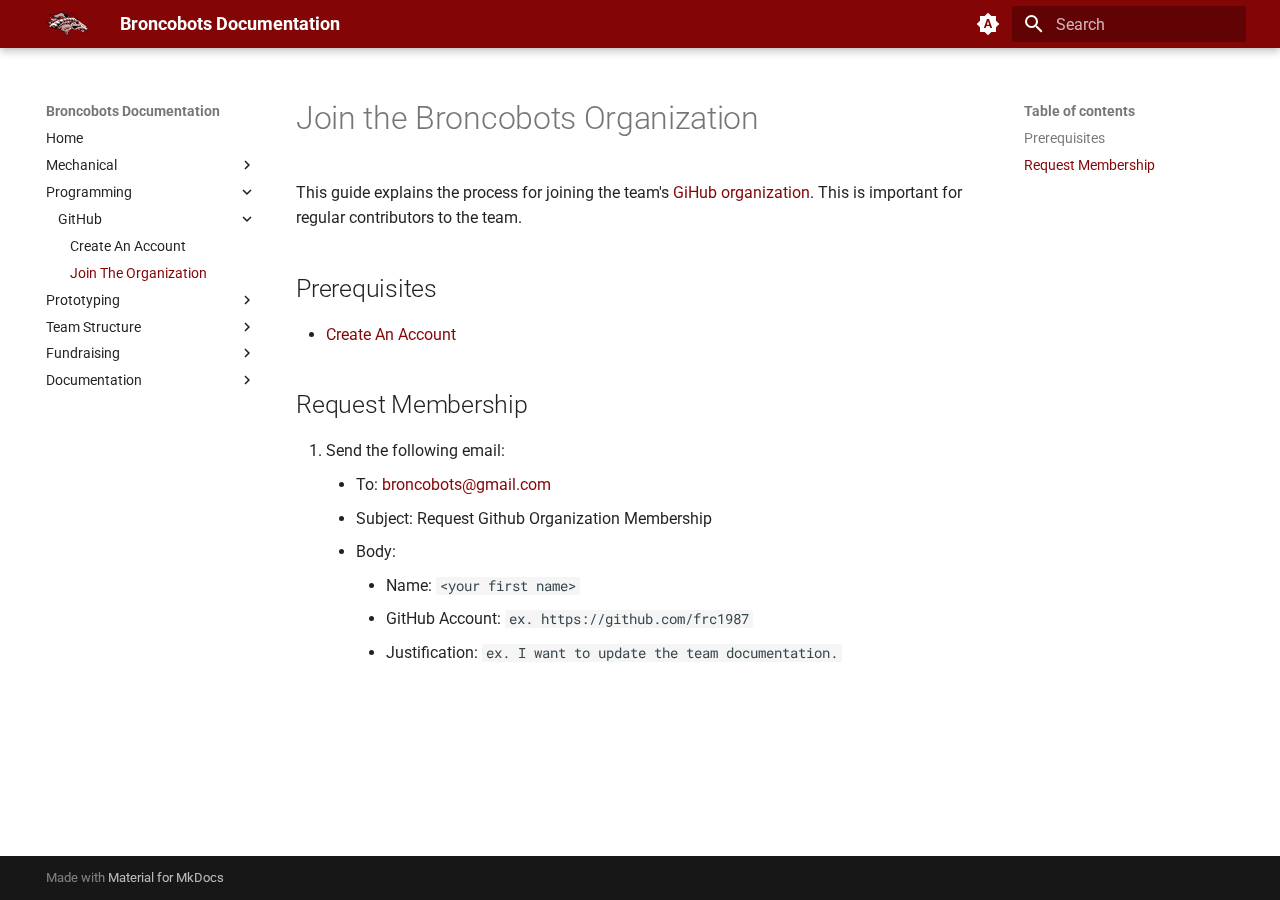
<file: programming/github/join-the-organization/index.html>
<!doctype html>
<html lang="en" class="no-js">
  <head>
    
      <meta charset="utf-8">
      <meta name="viewport" content="width=device-width,initial-scale=1">
      
      
      
      
        <link rel="prev" href="../create-an-account/">
      
      
        <link rel="next" href="../../../prototype/prototype/">
      
      
      <link rel="icon" href="../../../assets/broncobots.svg">
      <meta name="generator" content="mkdocs-1.6.1, mkdocs-material-9.5.35">
    
    
      
        <title>Join The Organization - Broncobots Documentation</title>
      
    
    
      <link rel="stylesheet" href="../../../assets/stylesheets/main.35f28582.min.css">
      
        
        <link rel="stylesheet" href="../../../assets/stylesheets/palette.06af60db.min.css">
      
      


    
    
      
    
    
      
        
        
        <link rel="preconnect" href="https://fonts.gstatic.com" crossorigin>
        <link rel="stylesheet" href="https://fonts.googleapis.com/css?family=Roboto:300,300i,400,400i,700,700i%7CRoboto+Mono:400,400i,700,700i&display=fallback">
        <style>:root{--md-text-font:"Roboto";--md-code-font:"Roboto Mono"}</style>
      
    
    
      <link rel="stylesheet" href="../../../stylesheets/extra.css">
    
    <script>__md_scope=new URL("../../..",location),__md_hash=e=>[...e].reduce(((e,_)=>(e<<5)-e+_.charCodeAt(0)),0),__md_get=(e,_=localStorage,t=__md_scope)=>JSON.parse(_.getItem(t.pathname+"."+e)),__md_set=(e,_,t=localStorage,a=__md_scope)=>{try{t.setItem(a.pathname+"."+e,JSON.stringify(_))}catch(e){}}</script>
    
      

    
    
    
  </head>
  
  
    
    
      
    
    
    
    
    <body dir="ltr" data-md-color-scheme="default" data-md-color-primary="custom" data-md-color-accent="custom">
  
    
    <input class="md-toggle" data-md-toggle="drawer" type="checkbox" id="__drawer" autocomplete="off">
    <input class="md-toggle" data-md-toggle="search" type="checkbox" id="__search" autocomplete="off">
    <label class="md-overlay" for="__drawer"></label>
    <div data-md-component="skip">
      
        
        <a href="#join-the-broncobots-organization" class="md-skip">
          Skip to content
        </a>
      
    </div>
    <div data-md-component="announce">
      
    </div>
    
    
      

  

<header class="md-header md-header--shadow" data-md-component="header">
  <nav class="md-header__inner md-grid" aria-label="Header">
    <a href="../../.." title="Broncobots Documentation" class="md-header__button md-logo" aria-label="Broncobots Documentation" data-md-component="logo">
      
  <img src="../../../assets/broncobots.svg" alt="logo">

    </a>
    <label class="md-header__button md-icon" for="__drawer">
      
      <svg xmlns="http://www.w3.org/2000/svg" viewBox="0 0 24 24"><path d="M3 6h18v2H3zm0 5h18v2H3zm0 5h18v2H3z"/></svg>
    </label>
    <div class="md-header__title" data-md-component="header-title">
      <div class="md-header__ellipsis">
        <div class="md-header__topic">
          <span class="md-ellipsis">
            Broncobots Documentation
          </span>
        </div>
        <div class="md-header__topic" data-md-component="header-topic">
          <span class="md-ellipsis">
            
              Join The Organization
            
          </span>
        </div>
      </div>
    </div>
    
      
        <form class="md-header__option" data-md-component="palette">
  
    
    
    
    <input class="md-option" data-md-color-media="(prefers-color-scheme)" data-md-color-scheme="default" data-md-color-primary="custom" data-md-color-accent="custom"  aria-label="Switch to light mode"  type="radio" name="__palette" id="__palette_0">
    
      <label class="md-header__button md-icon" title="Switch to light mode" for="__palette_1" hidden>
        <svg xmlns="http://www.w3.org/2000/svg" viewBox="0 0 24 24"><path d="m14.3 16-.7-2h-3.2l-.7 2H7.8L11 7h2l3.2 9zM20 8.69V4h-4.69L12 .69 8.69 4H4v4.69L.69 12 4 15.31V20h4.69L12 23.31 15.31 20H20v-4.69L23.31 12zm-9.15 3.96h2.3L12 9z"/></svg>
      </label>
    
  
    
    
    
    <input class="md-option" data-md-color-media="(prefers-color-scheme: light)" data-md-color-scheme="default" data-md-color-primary="custom" data-md-color-accent="custom"  aria-label="Switch to dark mode"  type="radio" name="__palette" id="__palette_1">
    
      <label class="md-header__button md-icon" title="Switch to dark mode" for="__palette_2" hidden>
        <svg xmlns="http://www.w3.org/2000/svg" viewBox="0 0 24 24"><path d="M12 8a4 4 0 0 0-4 4 4 4 0 0 0 4 4 4 4 0 0 0 4-4 4 4 0 0 0-4-4m0 10a6 6 0 0 1-6-6 6 6 0 0 1 6-6 6 6 0 0 1 6 6 6 6 0 0 1-6 6m8-9.31V4h-4.69L12 .69 8.69 4H4v4.69L.69 12 4 15.31V20h4.69L12 23.31 15.31 20H20v-4.69L23.31 12z"/></svg>
      </label>
    
  
    
    
    
    <input class="md-option" data-md-color-media="(prefers-color-scheme: dark)" data-md-color-scheme="slate" data-md-color-primary="custom" data-md-color-accent="custom"  aria-label="Switch to system preference"  type="radio" name="__palette" id="__palette_2">
    
      <label class="md-header__button md-icon" title="Switch to system preference" for="__palette_0" hidden>
        <svg xmlns="http://www.w3.org/2000/svg" viewBox="0 0 24 24"><path d="M12 18c-.89 0-1.74-.2-2.5-.55C11.56 16.5 13 14.42 13 12s-1.44-4.5-3.5-5.45C10.26 6.2 11.11 6 12 6a6 6 0 0 1 6 6 6 6 0 0 1-6 6m8-9.31V4h-4.69L12 .69 8.69 4H4v4.69L.69 12 4 15.31V20h4.69L12 23.31 15.31 20H20v-4.69L23.31 12z"/></svg>
      </label>
    
  
</form>
      
    
    
      <script>var palette=__md_get("__palette");if(palette&&palette.color){if("(prefers-color-scheme)"===palette.color.media){var media=matchMedia("(prefers-color-scheme: light)"),input=document.querySelector(media.matches?"[data-md-color-media='(prefers-color-scheme: light)']":"[data-md-color-media='(prefers-color-scheme: dark)']");palette.color.media=input.getAttribute("data-md-color-media"),palette.color.scheme=input.getAttribute("data-md-color-scheme"),palette.color.primary=input.getAttribute("data-md-color-primary"),palette.color.accent=input.getAttribute("data-md-color-accent")}for(var[key,value]of Object.entries(palette.color))document.body.setAttribute("data-md-color-"+key,value)}</script>
    
    
    
      <label class="md-header__button md-icon" for="__search">
        
        <svg xmlns="http://www.w3.org/2000/svg" viewBox="0 0 24 24"><path d="M9.5 3A6.5 6.5 0 0 1 16 9.5c0 1.61-.59 3.09-1.56 4.23l.27.27h.79l5 5-1.5 1.5-5-5v-.79l-.27-.27A6.52 6.52 0 0 1 9.5 16 6.5 6.5 0 0 1 3 9.5 6.5 6.5 0 0 1 9.5 3m0 2C7 5 5 7 5 9.5S7 14 9.5 14 14 12 14 9.5 12 5 9.5 5"/></svg>
      </label>
      <div class="md-search" data-md-component="search" role="dialog">
  <label class="md-search__overlay" for="__search"></label>
  <div class="md-search__inner" role="search">
    <form class="md-search__form" name="search">
      <input type="text" class="md-search__input" name="query" aria-label="Search" placeholder="Search" autocapitalize="off" autocorrect="off" autocomplete="off" spellcheck="false" data-md-component="search-query" required>
      <label class="md-search__icon md-icon" for="__search">
        
        <svg xmlns="http://www.w3.org/2000/svg" viewBox="0 0 24 24"><path d="M9.5 3A6.5 6.5 0 0 1 16 9.5c0 1.61-.59 3.09-1.56 4.23l.27.27h.79l5 5-1.5 1.5-5-5v-.79l-.27-.27A6.52 6.52 0 0 1 9.5 16 6.5 6.5 0 0 1 3 9.5 6.5 6.5 0 0 1 9.5 3m0 2C7 5 5 7 5 9.5S7 14 9.5 14 14 12 14 9.5 12 5 9.5 5"/></svg>
        
        <svg xmlns="http://www.w3.org/2000/svg" viewBox="0 0 24 24"><path d="M20 11v2H8l5.5 5.5-1.42 1.42L4.16 12l7.92-7.92L13.5 5.5 8 11z"/></svg>
      </label>
      <nav class="md-search__options" aria-label="Search">
        
        <button type="reset" class="md-search__icon md-icon" title="Clear" aria-label="Clear" tabindex="-1">
          
          <svg xmlns="http://www.w3.org/2000/svg" viewBox="0 0 24 24"><path d="M19 6.41 17.59 5 12 10.59 6.41 5 5 6.41 10.59 12 5 17.59 6.41 19 12 13.41 17.59 19 19 17.59 13.41 12z"/></svg>
        </button>
      </nav>
      
    </form>
    <div class="md-search__output">
      <div class="md-search__scrollwrap" tabindex="0" data-md-scrollfix>
        <div class="md-search-result" data-md-component="search-result">
          <div class="md-search-result__meta">
            Initializing search
          </div>
          <ol class="md-search-result__list" role="presentation"></ol>
        </div>
      </div>
    </div>
  </div>
</div>
    
    
  </nav>
  
</header>
    
    <div class="md-container" data-md-component="container">
      
      
        
          
        
      
      <main class="md-main" data-md-component="main">
        <div class="md-main__inner md-grid">
          
            
              
              <div class="md-sidebar md-sidebar--primary" data-md-component="sidebar" data-md-type="navigation" >
                <div class="md-sidebar__scrollwrap">
                  <div class="md-sidebar__inner">
                    



<nav class="md-nav md-nav--primary" aria-label="Navigation" data-md-level="0">
  <label class="md-nav__title" for="__drawer">
    <a href="../../.." title="Broncobots Documentation" class="md-nav__button md-logo" aria-label="Broncobots Documentation" data-md-component="logo">
      
  <img src="../../../assets/broncobots.svg" alt="logo">

    </a>
    Broncobots Documentation
  </label>
  
  <ul class="md-nav__list" data-md-scrollfix>
    
      
      
  
  
  
  
    <li class="md-nav__item">
      <a href="../../.." class="md-nav__link">
        
  
  <span class="md-ellipsis">
    Home
  </span>
  

      </a>
    </li>
  

    
      
      
  
  
  
  
    
    
    
    
    <li class="md-nav__item md-nav__item--nested">
      
        
        
        <input class="md-nav__toggle md-toggle " type="checkbox" id="__nav_2" >
        
          
          <label class="md-nav__link" for="__nav_2" id="__nav_2_label" tabindex="0">
            
  
  <span class="md-ellipsis">
    Mechanical
  </span>
  

            <span class="md-nav__icon md-icon"></span>
          </label>
        
        <nav class="md-nav" data-md-level="1" aria-labelledby="__nav_2_label" aria-expanded="false">
          <label class="md-nav__title" for="__nav_2">
            <span class="md-nav__icon md-icon"></span>
            Mechanical
          </label>
          <ul class="md-nav__list" data-md-scrollfix>
            
              
                
  
  
  
  
    <li class="md-nav__item">
      <a href="../../../mechanical/mechanical/" class="md-nav__link">
        
  
  <span class="md-ellipsis">
    Mechanical
  </span>
  

      </a>
    </li>
  

              
            
          </ul>
        </nav>
      
    </li>
  

    
      
      
  
  
    
  
  
  
    
    
    
    
    <li class="md-nav__item md-nav__item--active md-nav__item--nested">
      
        
        
        <input class="md-nav__toggle md-toggle " type="checkbox" id="__nav_3" checked>
        
          
          <label class="md-nav__link" for="__nav_3" id="__nav_3_label" tabindex="0">
            
  
  <span class="md-ellipsis">
    Programming
  </span>
  

            <span class="md-nav__icon md-icon"></span>
          </label>
        
        <nav class="md-nav" data-md-level="1" aria-labelledby="__nav_3_label" aria-expanded="true">
          <label class="md-nav__title" for="__nav_3">
            <span class="md-nav__icon md-icon"></span>
            Programming
          </label>
          <ul class="md-nav__list" data-md-scrollfix>
            
              
                
  
  
    
  
  
  
    
    
    
    
    <li class="md-nav__item md-nav__item--active md-nav__item--nested">
      
        
        
        <input class="md-nav__toggle md-toggle " type="checkbox" id="__nav_3_1" checked>
        
          
          <label class="md-nav__link" for="__nav_3_1" id="__nav_3_1_label" tabindex="0">
            
  
  <span class="md-ellipsis">
    GitHub
  </span>
  

            <span class="md-nav__icon md-icon"></span>
          </label>
        
        <nav class="md-nav" data-md-level="2" aria-labelledby="__nav_3_1_label" aria-expanded="true">
          <label class="md-nav__title" for="__nav_3_1">
            <span class="md-nav__icon md-icon"></span>
            GitHub
          </label>
          <ul class="md-nav__list" data-md-scrollfix>
            
              
                
  
  
  
  
    <li class="md-nav__item">
      <a href="../create-an-account/" class="md-nav__link">
        
  
  <span class="md-ellipsis">
    Create An Account
  </span>
  

      </a>
    </li>
  

              
            
              
                
  
  
    
  
  
  
    <li class="md-nav__item md-nav__item--active">
      
      <input class="md-nav__toggle md-toggle" type="checkbox" id="__toc">
      
      
        
      
      
        <label class="md-nav__link md-nav__link--active" for="__toc">
          
  
  <span class="md-ellipsis">
    Join The Organization
  </span>
  

          <span class="md-nav__icon md-icon"></span>
        </label>
      
      <a href="./" class="md-nav__link md-nav__link--active">
        
  
  <span class="md-ellipsis">
    Join The Organization
  </span>
  

      </a>
      
        

<nav class="md-nav md-nav--secondary" aria-label="Table of contents">
  
  
  
    
  
  
    <label class="md-nav__title" for="__toc">
      <span class="md-nav__icon md-icon"></span>
      Table of contents
    </label>
    <ul class="md-nav__list" data-md-component="toc" data-md-scrollfix>
      
        <li class="md-nav__item">
  <a href="#prerequisites" class="md-nav__link">
    <span class="md-ellipsis">
      Prerequisites
    </span>
  </a>
  
</li>
      
        <li class="md-nav__item">
  <a href="#request-membership" class="md-nav__link">
    <span class="md-ellipsis">
      Request Membership
    </span>
  </a>
  
</li>
      
    </ul>
  
</nav>
      
    </li>
  

              
            
          </ul>
        </nav>
      
    </li>
  

              
            
          </ul>
        </nav>
      
    </li>
  

    
      
      
  
  
  
  
    
    
    
    
    <li class="md-nav__item md-nav__item--nested">
      
        
        
        <input class="md-nav__toggle md-toggle " type="checkbox" id="__nav_4" >
        
          
          <label class="md-nav__link" for="__nav_4" id="__nav_4_label" tabindex="0">
            
  
  <span class="md-ellipsis">
    Prototyping
  </span>
  

            <span class="md-nav__icon md-icon"></span>
          </label>
        
        <nav class="md-nav" data-md-level="1" aria-labelledby="__nav_4_label" aria-expanded="false">
          <label class="md-nav__title" for="__nav_4">
            <span class="md-nav__icon md-icon"></span>
            Prototyping
          </label>
          <ul class="md-nav__list" data-md-scrollfix>
            
              
                
  
  
  
  
    <li class="md-nav__item">
      <a href="../../../prototype/prototype/" class="md-nav__link">
        
  
  <span class="md-ellipsis">
    Prototyping
  </span>
  

      </a>
    </li>
  

              
            
          </ul>
        </nav>
      
    </li>
  

    
      
      
  
  
  
  
    
    
    
    
    <li class="md-nav__item md-nav__item--nested">
      
        
        
        <input class="md-nav__toggle md-toggle " type="checkbox" id="__nav_5" >
        
          
          <label class="md-nav__link" for="__nav_5" id="__nav_5_label" tabindex="0">
            
  
  <span class="md-ellipsis">
    Team Structure
  </span>
  

            <span class="md-nav__icon md-icon"></span>
          </label>
        
        <nav class="md-nav" data-md-level="1" aria-labelledby="__nav_5_label" aria-expanded="false">
          <label class="md-nav__title" for="__nav_5">
            <span class="md-nav__icon md-icon"></span>
            Team Structure
          </label>
          <ul class="md-nav__list" data-md-scrollfix>
            
              
                
  
  
  
  
    <li class="md-nav__item">
      <a href="../../../team/team/" class="md-nav__link">
        
  
  <span class="md-ellipsis">
    Team Structure
  </span>
  

      </a>
    </li>
  

              
            
          </ul>
        </nav>
      
    </li>
  

    
      
      
  
  
  
  
    
    
    
    
    <li class="md-nav__item md-nav__item--nested">
      
        
        
        <input class="md-nav__toggle md-toggle " type="checkbox" id="__nav_6" >
        
          
          <label class="md-nav__link" for="__nav_6" id="__nav_6_label" tabindex="0">
            
  
  <span class="md-ellipsis">
    Fundraising
  </span>
  

            <span class="md-nav__icon md-icon"></span>
          </label>
        
        <nav class="md-nav" data-md-level="1" aria-labelledby="__nav_6_label" aria-expanded="false">
          <label class="md-nav__title" for="__nav_6">
            <span class="md-nav__icon md-icon"></span>
            Fundraising
          </label>
          <ul class="md-nav__list" data-md-scrollfix>
            
              
                
  
  
  
  
    <li class="md-nav__item">
      <a href="../../../fundraising/fundraising/" class="md-nav__link">
        
  
  <span class="md-ellipsis">
    Fundraising
  </span>
  

      </a>
    </li>
  

              
            
          </ul>
        </nav>
      
    </li>
  

    
      
      
  
  
  
  
    
    
    
    
    <li class="md-nav__item md-nav__item--nested">
      
        
        
        <input class="md-nav__toggle md-toggle " type="checkbox" id="__nav_7" >
        
          
          <label class="md-nav__link" for="__nav_7" id="__nav_7_label" tabindex="0">
            
  
  <span class="md-ellipsis">
    Documentation
  </span>
  

            <span class="md-nav__icon md-icon"></span>
          </label>
        
        <nav class="md-nav" data-md-level="1" aria-labelledby="__nav_7_label" aria-expanded="false">
          <label class="md-nav__title" for="__nav_7">
            <span class="md-nav__icon md-icon"></span>
            Documentation
          </label>
          <ul class="md-nav__list" data-md-scrollfix>
            
              
                
  
  
  
  
    <li class="md-nav__item">
      <a href="../../../documentation/updating-the-docs/" class="md-nav__link">
        
  
  <span class="md-ellipsis">
    Updating The Docs
  </span>
  

      </a>
    </li>
  

              
            
          </ul>
        </nav>
      
    </li>
  

    
  </ul>
</nav>
                  </div>
                </div>
              </div>
            
            
              
              <div class="md-sidebar md-sidebar--secondary" data-md-component="sidebar" data-md-type="toc" >
                <div class="md-sidebar__scrollwrap">
                  <div class="md-sidebar__inner">
                    

<nav class="md-nav md-nav--secondary" aria-label="Table of contents">
  
  
  
    
  
  
    <label class="md-nav__title" for="__toc">
      <span class="md-nav__icon md-icon"></span>
      Table of contents
    </label>
    <ul class="md-nav__list" data-md-component="toc" data-md-scrollfix>
      
        <li class="md-nav__item">
  <a href="#prerequisites" class="md-nav__link">
    <span class="md-ellipsis">
      Prerequisites
    </span>
  </a>
  
</li>
      
        <li class="md-nav__item">
  <a href="#request-membership" class="md-nav__link">
    <span class="md-ellipsis">
      Request Membership
    </span>
  </a>
  
</li>
      
    </ul>
  
</nav>
                  </div>
                </div>
              </div>
            
          
          
            <div class="md-content" data-md-component="content">
              <article class="md-content__inner md-typeset">
                
                  


<h1 id="join-the-broncobots-organization">Join the Broncobots Organization</h1>
<p>This guide explains the process for joining the team's <a href="https://github.com/FRCTeam1987">GiHub organization</a>.  This is important for regular contributors to the team.</p>
<h2 id="prerequisites">Prerequisites</h2>
<ul>
<li><a href="../create-an-account/">Create An Account</a></li>
</ul>
<h2 id="request-membership">Request Membership</h2>
<ol>
<li>Send the following email:<ul>
<li>To: <a href="mailto:broncobots@gmail.com">broncobots@gmail.com</a></li>
<li>Subject: Request Github Organization Membership</li>
<li>Body:<ul>
<li>Name: <code>&lt;your first name&gt;</code></li>
<li>GitHub Account: <code>ex. https://github.com/frc1987</code></li>
<li>Justification: <code>ex. I want to update the team documentation.</code></li>
</ul>
</li>
</ul>
</li>
</ol>












                
              </article>
            </div>
          
          
<script>var target=document.getElementById(location.hash.slice(1));target&&target.name&&(target.checked=target.name.startsWith("__tabbed_"))</script>
        </div>
        
      </main>
      
        <footer class="md-footer">
  
  <div class="md-footer-meta md-typeset">
    <div class="md-footer-meta__inner md-grid">
      <div class="md-copyright">
  
  
    Made with
    <a href="https://squidfunk.github.io/mkdocs-material/" target="_blank" rel="noopener">
      Material for MkDocs
    </a>
  
</div>
      
    </div>
  </div>
</footer>
      
    </div>
    <div class="md-dialog" data-md-component="dialog">
      <div class="md-dialog__inner md-typeset"></div>
    </div>
    
    
    <script id="__config" type="application/json">{"base": "../../..", "features": [], "search": "../../../assets/javascripts/workers/search.6ce7567c.min.js", "translations": {"clipboard.copied": "Copied to clipboard", "clipboard.copy": "Copy to clipboard", "search.result.more.one": "1 more on this page", "search.result.more.other": "# more on this page", "search.result.none": "No matching documents", "search.result.one": "1 matching document", "search.result.other": "# matching documents", "search.result.placeholder": "Type to start searching", "search.result.term.missing": "Missing", "select.version": "Select version"}}</script>
    
    
      <script src="../../../assets/javascripts/bundle.56dfad97.min.js"></script>
      
    
  </body>
</html>
</file>
<file: stylesheets/extra.css>
:root {
  --md-primary-fg-color: #830506;
  --md-accent-fg-color:  #ACACAC;
}
</file>
<file: assets/stylesheets/main.35f28582.min.css>
@charset "UTF-8";html{-webkit-text-size-adjust:none;-moz-text-size-adjust:none;text-size-adjust:none;box-sizing:border-box}*,:after,:before{box-sizing:inherit}@media (prefers-reduced-motion){*,:after,:before{transition:none!important}}body{margin:0}a,button,input,label{-webkit-tap-highlight-color:transparent}a{color:inherit;text-decoration:none}hr{border:0;box-sizing:initial;display:block;height:.05rem;overflow:visible;padding:0}small{font-size:80%}sub,sup{line-height:1em}img{border-style:none}table{border-collapse:initial;border-spacing:0}td,th{font-weight:400;vertical-align:top}button{background:#0000;border:0;font-family:inherit;font-size:inherit;margin:0;padding:0}input{border:0;outline:none}:root{--md-primary-fg-color:#4051b5;--md-primary-fg-color--light:#5d6cc0;--md-primary-fg-color--dark:#303fa1;--md-primary-bg-color:#fff;--md-primary-bg-color--light:#ffffffb3;--md-accent-fg-color:#526cfe;--md-accent-fg-color--transparent:#526cfe1a;--md-accent-bg-color:#fff;--md-accent-bg-color--light:#ffffffb3}[data-md-color-scheme=default]{color-scheme:light}[data-md-color-scheme=default] img[src$="#gh-dark-mode-only"],[data-md-color-scheme=default] img[src$="#only-dark"]{display:none}:root,[data-md-color-scheme=default]{--md-hue:225deg;--md-default-fg-color:#000000de;--md-default-fg-color--light:#0000008a;--md-default-fg-color--lighter:#00000052;--md-default-fg-color--lightest:#00000012;--md-default-bg-color:#fff;--md-default-bg-color--light:#ffffffb3;--md-default-bg-color--lighter:#ffffff4d;--md-default-bg-color--lightest:#ffffff1f;--md-code-fg-color:#36464e;--md-code-bg-color:#f5f5f5;--md-code-hl-color:#4287ff;--md-code-hl-color--light:#4287ff1a;--md-code-hl-number-color:#d52a2a;--md-code-hl-special-color:#db1457;--md-code-hl-function-color:#a846b9;--md-code-hl-constant-color:#6e59d9;--md-code-hl-keyword-color:#3f6ec6;--md-code-hl-string-color:#1c7d4d;--md-code-hl-name-color:var(--md-code-fg-color);--md-code-hl-operator-color:var(--md-default-fg-color--light);--md-code-hl-punctuation-color:var(--md-default-fg-color--light);--md-code-hl-comment-color:var(--md-default-fg-color--light);--md-code-hl-generic-color:var(--md-default-fg-color--light);--md-code-hl-variable-color:var(--md-default-fg-color--light);--md-typeset-color:var(--md-default-fg-color);--md-typeset-a-color:var(--md-primary-fg-color);--md-typeset-del-color:#f5503d26;--md-typeset-ins-color:#0bd57026;--md-typeset-kbd-color:#fafafa;--md-typeset-kbd-accent-color:#fff;--md-typeset-kbd-border-color:#b8b8b8;--md-typeset-mark-color:#ffff0080;--md-typeset-table-color:#0000001f;--md-typeset-table-color--light:rgba(0,0,0,.035);--md-admonition-fg-color:var(--md-default-fg-color);--md-admonition-bg-color:var(--md-default-bg-color);--md-warning-fg-color:#000000de;--md-warning-bg-color:#ff9;--md-footer-fg-color:#fff;--md-footer-fg-color--light:#ffffffb3;--md-footer-fg-color--lighter:#ffffff73;--md-footer-bg-color:#000000de;--md-footer-bg-color--dark:#00000052;--md-shadow-z1:0 0.2rem 0.5rem #0000000d,0 0 0.05rem #0000001a;--md-shadow-z2:0 0.2rem 0.5rem #0000001a,0 0 0.05rem #00000040;--md-shadow-z3:0 0.2rem 0.5rem #0003,0 0 0.05rem #00000059}.md-icon svg{fill:currentcolor;display:block;height:1.2rem;width:1.2rem}body{-webkit-font-smoothing:antialiased;-moz-osx-font-smoothing:grayscale;--md-text-font-family:var(--md-text-font,_),-apple-system,BlinkMacSystemFont,Helvetica,Arial,sans-serif;--md-code-font-family:var(--md-code-font,_),SFMono-Regular,Consolas,Menlo,monospace}aside,body,input{font-feature-settings:"kern","liga";color:var(--md-typeset-color);font-family:var(--md-text-font-family)}code,kbd,pre{font-feature-settings:"kern";font-family:var(--md-code-font-family)}:root{--md-typeset-table-sort-icon:url('data:image/svg+xml;charset=utf-8,<svg xmlns="http://www.w3.org/2000/svg" viewBox="0 0 24 24"><path d="m18 21-4-4h3V7h-3l4-4 4 4h-3v10h3M2 19v-2h10v2M2 13v-2h7v2M2 7V5h4v2z"/></svg>');--md-typeset-table-sort-icon--asc:url('data:image/svg+xml;charset=utf-8,<svg xmlns="http://www.w3.org/2000/svg" viewBox="0 0 24 24"><path d="M19 17h3l-4 4-4-4h3V3h2M2 17h10v2H2M6 5v2H2V5m0 6h7v2H2z"/></svg>');--md-typeset-table-sort-icon--desc:url('data:image/svg+xml;charset=utf-8,<svg xmlns="http://www.w3.org/2000/svg" viewBox="0 0 24 24"><path d="M19 7h3l-4-4-4 4h3v14h2M2 17h10v2H2M6 5v2H2V5m0 6h7v2H2z"/></svg>')}.md-typeset{-webkit-print-color-adjust:exact;color-adjust:exact;font-size:.8rem;line-height:1.6}@media print{.md-typeset{font-size:.68rem}}.md-typeset blockquote,.md-typeset dl,.md-typeset figure,.md-typeset ol,.md-typeset pre,.md-typeset ul{margin-bottom:1em;margin-top:1em}.md-typeset h1{color:var(--md-default-fg-color--light);font-size:2em;line-height:1.3;margin:0 0 1.25em}.md-typeset h1,.md-typeset h2{font-weight:300;letter-spacing:-.01em}.md-typeset h2{font-size:1.5625em;line-height:1.4;margin:1.6em 0 .64em}.md-typeset h3{font-size:1.25em;font-weight:400;letter-spacing:-.01em;line-height:1.5;margin:1.6em 0 .8em}.md-typeset h2+h3{margin-top:.8em}.md-typeset h4{font-weight:700;letter-spacing:-.01em;margin:1em 0}.md-typeset h5,.md-typeset h6{color:var(--md-default-fg-color--light);font-size:.8em;font-weight:700;letter-spacing:-.01em;margin:1.25em 0}.md-typeset h5{text-transform:uppercase}.md-typeset hr{border-bottom:.05rem solid var(--md-default-fg-color--lightest);display:flow-root;margin:1.5em 0}.md-typeset a{color:var(--md-typeset-a-color);word-break:break-word}.md-typeset a,.md-typeset a:before{transition:color 125ms}.md-typeset a:focus,.md-typeset a:hover{color:var(--md-accent-fg-color)}.md-typeset a:focus code,.md-typeset a:hover code{background-color:var(--md-accent-fg-color--transparent)}.md-typeset a code{color:currentcolor;transition:background-color 125ms}.md-typeset a.focus-visible{outline-color:var(--md-accent-fg-color);outline-offset:.2rem}.md-typeset code,.md-typeset kbd,.md-typeset pre{color:var(--md-code-fg-color);direction:ltr;font-variant-ligatures:none}@media print{.md-typeset code,.md-typeset kbd,.md-typeset pre{white-space:pre-wrap}}.md-typeset code{background-color:var(--md-code-bg-color);border-radius:.1rem;-webkit-box-decoration-break:clone;box-decoration-break:clone;font-size:.85em;padding:0 .2941176471em;word-break:break-word}.md-typeset code:not(.focus-visible){-webkit-tap-highlight-color:transparent;outline:none}.md-typeset pre{display:flow-root;line-height:1.4;position:relative}.md-typeset pre>code{-webkit-box-decoration-break:slice;box-decoration-break:slice;box-shadow:none;display:block;margin:0;outline-color:var(--md-accent-fg-color);overflow:auto;padding:.7720588235em 1.1764705882em;scrollbar-color:var(--md-default-fg-color--lighter) #0000;scrollbar-width:thin;touch-action:auto;word-break:normal}.md-typeset pre>code:hover{scrollbar-color:var(--md-accent-fg-color) #0000}.md-typeset pre>code::-webkit-scrollbar{height:.2rem;width:.2rem}.md-typeset pre>code::-webkit-scrollbar-thumb{background-color:var(--md-default-fg-color--lighter)}.md-typeset pre>code::-webkit-scrollbar-thumb:hover{background-color:var(--md-accent-fg-color)}.md-typeset kbd{background-color:var(--md-typeset-kbd-color);border-radius:.1rem;box-shadow:0 .1rem 0 .05rem var(--md-typeset-kbd-border-color),0 .1rem 0 var(--md-typeset-kbd-border-color),0 -.1rem .2rem var(--md-typeset-kbd-accent-color) inset;color:var(--md-default-fg-color);display:inline-block;font-size:.75em;padding:0 .6666666667em;vertical-align:text-top;word-break:break-word}.md-typeset mark{background-color:var(--md-typeset-mark-color);-webkit-box-decoration-break:clone;box-decoration-break:clone;color:inherit;word-break:break-word}.md-typeset abbr{border-bottom:.05rem dotted var(--md-default-fg-color--light);cursor:help;text-decoration:none}.md-typeset small{opacity:.75}[dir=ltr] .md-typeset sub,[dir=ltr] .md-typeset sup{margin-left:.078125em}[dir=rtl] .md-typeset sub,[dir=rtl] .md-typeset sup{margin-right:.078125em}[dir=ltr] .md-typeset blockquote{padding-left:.6rem}[dir=rtl] .md-typeset blockquote{padding-right:.6rem}[dir=ltr] .md-typeset blockquote{border-left:.2rem solid var(--md-default-fg-color--lighter)}[dir=rtl] .md-typeset blockquote{border-right:.2rem solid var(--md-default-fg-color--lighter)}.md-typeset blockquote{color:var(--md-default-fg-color--light);margin-left:0;margin-right:0}.md-typeset ul{list-style-type:disc}[dir=ltr] .md-typeset ol,[dir=ltr] .md-typeset ul{margin-left:.625em}[dir=rtl] .md-typeset ol,[dir=rtl] .md-typeset ul{margin-right:.625em}.md-typeset ol,.md-typeset ul{padding:0}.md-typeset ol:not([hidden]),.md-typeset ul:not([hidden]){display:flow-root}.md-typeset ol ol,.md-typeset ul ol{list-style-type:lower-alpha}.md-typeset ol ol ol,.md-typeset ul ol ol{list-style-type:lower-roman}[dir=ltr] .md-typeset ol li,[dir=ltr] .md-typeset ul li{margin-left:1.25em}[dir=rtl] .md-typeset ol li,[dir=rtl] .md-typeset ul li{margin-right:1.25em}.md-typeset ol li,.md-typeset ul li{margin-bottom:.5em}.md-typeset ol li blockquote,.md-typeset ol li p,.md-typeset ul li blockquote,.md-typeset ul li p{margin:.5em 0}.md-typeset ol li:last-child,.md-typeset ul li:last-child{margin-bottom:0}[dir=ltr] .md-typeset ol li ol,[dir=ltr] .md-typeset ol li ul,[dir=ltr] .md-typeset ul li ol,[dir=ltr] .md-typeset ul li ul{margin-left:.625em}[dir=rtl] .md-typeset ol li ol,[dir=rtl] .md-typeset ol li ul,[dir=rtl] .md-typeset ul li ol,[dir=rtl] .md-typeset ul li ul{margin-right:.625em}.md-typeset ol li ol,.md-typeset ol li ul,.md-typeset ul li ol,.md-typeset ul li ul{margin-bottom:.5em;margin-top:.5em}[dir=ltr] .md-typeset dd{margin-left:1.875em}[dir=rtl] .md-typeset dd{margin-right:1.875em}.md-typeset dd{margin-bottom:1.5em;margin-top:1em}.md-typeset img,.md-typeset svg,.md-typeset video{height:auto;max-width:100%}.md-typeset img[align=left]{margin:1em 1em 1em 0}.md-typeset img[align=right]{margin:1em 0 1em 1em}.md-typeset img[align]:only-child{margin-top:0}.md-typeset figure{display:flow-root;margin:1em auto;max-width:100%;text-align:center;width:-moz-fit-content;width:fit-content}.md-typeset figure img{display:block;margin:0 auto}.md-typeset figcaption{font-style:italic;margin:1em auto;max-width:24rem}.md-typeset iframe{max-width:100%}.md-typeset table:not([class]){background-color:var(--md-default-bg-color);border:.05rem solid var(--md-typeset-table-color);border-radius:.1rem;display:inline-block;font-size:.64rem;max-width:100%;overflow:auto;touch-action:auto}@media print{.md-typeset table:not([class]){display:table}}.md-typeset table:not([class])+*{margin-top:1.5em}.md-typeset table:not([class]) td>:first-child,.md-typeset table:not([class]) th>:first-child{margin-top:0}.md-typeset table:not([class]) td>:last-child,.md-typeset table:not([class]) th>:last-child{margin-bottom:0}.md-typeset table:not([class]) td:not([align]),.md-typeset table:not([class]) th:not([align]){text-align:left}[dir=rtl] .md-typeset table:not([class]) td:not([align]),[dir=rtl] .md-typeset table:not([class]) th:not([align]){text-align:right}.md-typeset table:not([class]) th{font-weight:700;min-width:5rem;padding:.9375em 1.25em;vertical-align:top}.md-typeset table:not([class]) td{border-top:.05rem solid var(--md-typeset-table-color);padding:.9375em 1.25em;vertical-align:top}.md-typeset table:not([class]) tbody tr{transition:background-color 125ms}.md-typeset table:not([class]) tbody tr:hover{background-color:var(--md-typeset-table-color--light);box-shadow:0 .05rem 0 var(--md-default-bg-color) inset}.md-typeset table:not([class]) a{word-break:normal}.md-typeset table th[role=columnheader]{cursor:pointer}[dir=ltr] .md-typeset table th[role=columnheader]:after{margin-left:.5em}[dir=rtl] .md-typeset table th[role=columnheader]:after{margin-right:.5em}.md-typeset table th[role=columnheader]:after{content:"";display:inline-block;height:1.2em;-webkit-mask-image:var(--md-typeset-table-sort-icon);mask-image:var(--md-typeset-table-sort-icon);-webkit-mask-repeat:no-repeat;mask-repeat:no-repeat;-webkit-mask-size:contain;mask-size:contain;transition:background-color 125ms;vertical-align:text-bottom;width:1.2em}.md-typeset table th[role=columnheader]:hover:after{background-color:var(--md-default-fg-color--lighter)}.md-typeset table th[role=columnheader][aria-sort=ascending]:after{background-color:var(--md-default-fg-color--light);-webkit-mask-image:var(--md-typeset-table-sort-icon--asc);mask-image:var(--md-typeset-table-sort-icon--asc)}.md-typeset table th[role=columnheader][aria-sort=descending]:after{background-color:var(--md-default-fg-color--light);-webkit-mask-image:var(--md-typeset-table-sort-icon--desc);mask-image:var(--md-typeset-table-sort-icon--desc)}.md-typeset__scrollwrap{margin:1em -.8rem;overflow-x:auto;touch-action:auto}.md-typeset__table{display:inline-block;margin-bottom:.5em;padding:0 .8rem}@media print{.md-typeset__table{display:block}}html .md-typeset__table table{display:table;margin:0;overflow:hidden;width:100%}@media screen and (max-width:44.984375em){.md-content__inner>pre{margin:1em -.8rem}.md-content__inner>pre code{border-radius:0}}.md-typeset .md-author{border-radius:100%;display:block;flex-shrink:0;height:1.6rem;overflow:hidden;position:relative;transition:color 125ms,transform 125ms;width:1.6rem}.md-typeset .md-author img{display:block}.md-typeset .md-author--more{background:var(--md-default-fg-color--lightest);color:var(--md-default-fg-color--lighter);font-size:.6rem;font-weight:700;line-height:1.6rem;text-align:center}.md-typeset .md-author--long{height:2.4rem;width:2.4rem}.md-typeset a.md-author{transform:scale(1)}.md-typeset a.md-author img{border-radius:100%;filter:grayscale(100%) opacity(75%);transition:filter 125ms}.md-typeset a.md-author:focus,.md-typeset a.md-author:hover{transform:scale(1.1);z-index:1}.md-typeset a.md-author:focus img,.md-typeset a.md-author:hover img{filter:grayscale(0)}.md-banner{background-color:var(--md-footer-bg-color);color:var(--md-footer-fg-color);overflow:auto}@media print{.md-banner{display:none}}.md-banner--warning{background-color:var(--md-warning-bg-color);color:var(--md-warning-fg-color)}.md-banner__inner{font-size:.7rem;margin:.6rem auto;padding:0 .8rem}[dir=ltr] .md-banner__button{float:right}[dir=rtl] .md-banner__button{float:left}.md-banner__button{color:inherit;cursor:pointer;transition:opacity .25s}.no-js .md-banner__button{display:none}.md-banner__button:hover{opacity:.7}html{font-size:125%;height:100%;overflow-x:hidden}@media screen and (min-width:100em){html{font-size:137.5%}}@media screen and (min-width:125em){html{font-size:150%}}body{background-color:var(--md-default-bg-color);display:flex;flex-direction:column;font-size:.5rem;min-height:100%;position:relative;width:100%}@media print{body{display:block}}@media screen and (max-width:59.984375em){body[data-md-scrolllock]{position:fixed}}.md-grid{margin-left:auto;margin-right:auto;max-width:61rem}.md-container{display:flex;flex-direction:column;flex-grow:1}@media print{.md-container{display:block}}.md-main{flex-grow:1}.md-main__inner{display:flex;height:100%;margin-top:1.5rem}.md-ellipsis{overflow:hidden;text-overflow:ellipsis}.md-toggle{display:none}.md-option{height:0;opacity:0;position:absolute;width:0}.md-option:checked+label:not([hidden]){display:block}.md-option.focus-visible+label{outline-color:var(--md-accent-fg-color);outline-style:auto}.md-skip{background-color:var(--md-default-fg-color);border-radius:.1rem;color:var(--md-default-bg-color);font-size:.64rem;margin:.5rem;opacity:0;outline-color:var(--md-accent-fg-color);padding:.3rem .5rem;position:fixed;transform:translateY(.4rem);z-index:-1}.md-skip:focus{opacity:1;transform:translateY(0);transition:transform .25s cubic-bezier(.4,0,.2,1),opacity 175ms 75ms;z-index:10}@page{margin:25mm}:root{--md-clipboard-icon:url('data:image/svg+xml;charset=utf-8,<svg xmlns="http://www.w3.org/2000/svg" viewBox="0 0 24 24"><path d="M19 21H8V7h11m0-2H8a2 2 0 0 0-2 2v14a2 2 0 0 0 2 2h11a2 2 0 0 0 2-2V7a2 2 0 0 0-2-2m-3-4H4a2 2 0 0 0-2 2v14h2V3h12z"/></svg>')}.md-clipboard{border-radius:.1rem;color:var(--md-default-fg-color--lightest);cursor:pointer;height:1.5em;outline-color:var(--md-accent-fg-color);outline-offset:.1rem;position:absolute;right:.5em;top:.5em;transition:color .25s;width:1.5em;z-index:1}@media print{.md-clipboard{display:none}}.md-clipboard:not(.focus-visible){-webkit-tap-highlight-color:transparent;outline:none}:hover>.md-clipboard{color:var(--md-default-fg-color--light)}.md-clipboard:focus,.md-clipboard:hover{color:var(--md-accent-fg-color)}.md-clipboard:after{background-color:currentcolor;content:"";display:block;height:1.125em;margin:0 auto;-webkit-mask-image:var(--md-clipboard-icon);mask-image:var(--md-clipboard-icon);-webkit-mask-position:center;mask-position:center;-webkit-mask-repeat:no-repeat;mask-repeat:no-repeat;-webkit-mask-size:contain;mask-size:contain;width:1.125em}.md-clipboard--inline{cursor:pointer}.md-clipboard--inline code{transition:color .25s,background-color .25s}.md-clipboard--inline:focus code,.md-clipboard--inline:hover code{background-color:var(--md-accent-fg-color--transparent);color:var(--md-accent-fg-color)}.md-typeset .md-code__content{display:grid}@keyframes consent{0%{opacity:0;transform:translateY(100%)}to{opacity:1;transform:translateY(0)}}@keyframes overlay{0%{opacity:0}to{opacity:1}}.md-consent__overlay{animation:overlay .25s both;-webkit-backdrop-filter:blur(.1rem);backdrop-filter:blur(.1rem);background-color:#0000008a;height:100%;opacity:1;position:fixed;top:0;width:100%;z-index:5}.md-consent__inner{animation:consent .5s cubic-bezier(.1,.7,.1,1) both;background-color:var(--md-default-bg-color);border:0;border-radius:.1rem;bottom:0;box-shadow:0 0 .2rem #0000001a,0 .2rem .4rem #0003;max-height:100%;overflow:auto;padding:0;position:fixed;width:100%;z-index:5}.md-consent__form{padding:.8rem}.md-consent__settings{display:none;margin:1em 0}input:checked+.md-consent__settings{display:block}.md-consent__controls{margin-bottom:.8rem}.md-typeset .md-consent__controls .md-button{display:inline}@media screen and (max-width:44.984375em){.md-typeset .md-consent__controls .md-button{display:block;margin-top:.4rem;text-align:center;width:100%}}.md-consent label{cursor:pointer}.md-content{flex-grow:1;min-width:0}.md-content__inner{margin:0 .8rem 1.2rem;padding-top:.6rem}@media screen and (min-width:76.25em){[dir=ltr] .md-sidebar--primary:not([hidden])~.md-content>.md-content__inner{margin-left:1.2rem}[dir=ltr] .md-sidebar--secondary:not([hidden])~.md-content>.md-content__inner,[dir=rtl] .md-sidebar--primary:not([hidden])~.md-content>.md-content__inner{margin-right:1.2rem}[dir=rtl] .md-sidebar--secondary:not([hidden])~.md-content>.md-content__inner{margin-left:1.2rem}}.md-content__inner:before{content:"";display:block;height:.4rem}.md-content__inner>:last-child{margin-bottom:0}[dir=ltr] .md-content__button{float:right}[dir=rtl] .md-content__button{float:left}[dir=ltr] .md-content__button{margin-left:.4rem}[dir=rtl] .md-content__button{margin-right:.4rem}.md-content__button{margin:.4rem 0;padding:0}@media print{.md-content__button{display:none}}.md-typeset .md-content__button{color:var(--md-default-fg-color--lighter)}.md-content__button svg{display:inline;vertical-align:top}[dir=rtl] .md-content__button svg{transform:scaleX(-1)}[dir=ltr] .md-dialog{right:.8rem}[dir=rtl] .md-dialog{left:.8rem}.md-dialog{background-color:var(--md-default-fg-color);border-radius:.1rem;bottom:.8rem;box-shadow:var(--md-shadow-z3);min-width:11.1rem;opacity:0;padding:.4rem .6rem;pointer-events:none;position:fixed;transform:translateY(100%);transition:transform 0ms .4s,opacity .4s;z-index:4}@media print{.md-dialog{display:none}}.md-dialog--active{opacity:1;pointer-events:auto;transform:translateY(0);transition:transform .4s cubic-bezier(.075,.85,.175,1),opacity .4s}.md-dialog__inner{color:var(--md-default-bg-color);font-size:.7rem}.md-feedback{margin:2em 0 1em;text-align:center}.md-feedback fieldset{border:none;margin:0;padding:0}.md-feedback__title{font-weight:700;margin:1em auto}.md-feedback__inner{position:relative}.md-feedback__list{display:flex;flex-wrap:wrap;place-content:baseline center;position:relative}.md-feedback__list:hover .md-icon:not(:disabled){color:var(--md-default-fg-color--lighter)}:disabled .md-feedback__list{min-height:1.8rem}.md-feedback__icon{color:var(--md-default-fg-color--light);cursor:pointer;flex-shrink:0;margin:0 .1rem;transition:color 125ms}.md-feedback__icon:not(:disabled).md-icon:hover{color:var(--md-accent-fg-color)}.md-feedback__icon:disabled{color:var(--md-default-fg-color--lightest);pointer-events:none}.md-feedback__note{opacity:0;position:relative;transform:translateY(.4rem);transition:transform .4s cubic-bezier(.1,.7,.1,1),opacity .15s}.md-feedback__note>*{margin:0 auto;max-width:16rem}:disabled .md-feedback__note{opacity:1;transform:translateY(0)}.md-footer{background-color:var(--md-footer-bg-color);color:var(--md-footer-fg-color)}@media print{.md-footer{display:none}}.md-footer__inner{justify-content:space-between;overflow:auto;padding:.2rem}.md-footer__inner:not([hidden]){display:flex}.md-footer__link{align-items:end;display:flex;flex-grow:0.01;margin-bottom:.4rem;margin-top:1rem;max-width:100%;outline-color:var(--md-accent-fg-color);overflow:hidden;transition:opacity .25s}.md-footer__link:focus,.md-footer__link:hover{opacity:.7}[dir=rtl] .md-footer__link svg{transform:scaleX(-1)}@media screen and (max-width:44.984375em){.md-footer__link--prev{flex-shrink:0}.md-footer__link--prev .md-footer__title{display:none}}[dir=ltr] .md-footer__link--next{margin-left:auto}[dir=rtl] .md-footer__link--next{margin-right:auto}.md-footer__link--next{text-align:right}[dir=rtl] .md-footer__link--next{text-align:left}.md-footer__title{flex-grow:1;font-size:.9rem;margin-bottom:.7rem;max-width:calc(100% - 2.4rem);padding:0 1rem;white-space:nowrap}.md-footer__button{margin:.2rem;padding:.4rem}.md-footer__direction{font-size:.64rem;opacity:.7}.md-footer-meta{background-color:var(--md-footer-bg-color--dark)}.md-footer-meta__inner{display:flex;flex-wrap:wrap;justify-content:space-between;padding:.2rem}html .md-footer-meta.md-typeset a{color:var(--md-footer-fg-color--light)}html .md-footer-meta.md-typeset a:focus,html .md-footer-meta.md-typeset a:hover{color:var(--md-footer-fg-color)}.md-copyright{color:var(--md-footer-fg-color--lighter);font-size:.64rem;margin:auto .6rem;padding:.4rem 0;width:100%}@media screen and (min-width:45em){.md-copyright{width:auto}}.md-copyright__highlight{color:var(--md-footer-fg-color--light)}.md-social{display:inline-flex;gap:.2rem;margin:0 .4rem;padding:.2rem 0 .6rem}@media screen and (min-width:45em){.md-social{padding:.6rem 0}}.md-social__link{display:inline-block;height:1.6rem;text-align:center;width:1.6rem}.md-social__link:before{line-height:1.9}.md-social__link svg{fill:currentcolor;max-height:.8rem;vertical-align:-25%}.md-typeset .md-button{border:.1rem solid;border-radius:.1rem;color:var(--md-primary-fg-color);cursor:pointer;display:inline-block;font-weight:700;padding:.625em 2em;transition:color 125ms,background-color 125ms,border-color 125ms}.md-typeset .md-button--primary{background-color:var(--md-primary-fg-color);border-color:var(--md-primary-fg-color);color:var(--md-primary-bg-color)}.md-typeset .md-button:focus,.md-typeset .md-button:hover{background-color:var(--md-accent-fg-color);border-color:var(--md-accent-fg-color);color:var(--md-accent-bg-color)}[dir=ltr] .md-typeset .md-input{border-top-left-radius:.1rem}[dir=ltr] .md-typeset .md-input,[dir=rtl] .md-typeset .md-input{border-top-right-radius:.1rem}[dir=rtl] .md-typeset .md-input{border-top-left-radius:.1rem}.md-typeset .md-input{border-bottom:.1rem solid var(--md-default-fg-color--lighter);box-shadow:var(--md-shadow-z1);font-size:.8rem;height:1.8rem;padding:0 .6rem;transition:border .25s,box-shadow .25s}.md-typeset .md-input:focus,.md-typeset .md-input:hover{border-bottom-color:var(--md-accent-fg-color);box-shadow:var(--md-shadow-z2)}.md-typeset .md-input--stretch{width:100%}.md-header{background-color:var(--md-primary-fg-color);box-shadow:0 0 .2rem #0000,0 .2rem .4rem #0000;color:var(--md-primary-bg-color);display:block;left:0;position:sticky;right:0;top:0;z-index:4}@media print{.md-header{display:none}}.md-header[hidden]{transform:translateY(-100%);transition:transform .25s cubic-bezier(.8,0,.6,1),box-shadow .25s}.md-header--shadow{box-shadow:0 0 .2rem #0000001a,0 .2rem .4rem #0003;transition:transform .25s cubic-bezier(.1,.7,.1,1),box-shadow .25s}.md-header__inner{align-items:center;display:flex;padding:0 .2rem}.md-header__button{color:currentcolor;cursor:pointer;margin:.2rem;outline-color:var(--md-accent-fg-color);padding:.4rem;position:relative;transition:opacity .25s;vertical-align:middle;z-index:1}.md-header__button:hover{opacity:.7}.md-header__button:not([hidden]){display:inline-block}.md-header__button:not(.focus-visible){-webkit-tap-highlight-color:transparent;outline:none}.md-header__button.md-logo{margin:.2rem;padding:.4rem}@media screen and (max-width:76.234375em){.md-header__button.md-logo{display:none}}.md-header__button.md-logo img,.md-header__button.md-logo svg{fill:currentcolor;display:block;height:1.2rem;width:auto}@media screen and (min-width:60em){.md-header__button[for=__search]{display:none}}.no-js .md-header__button[for=__search]{display:none}[dir=rtl] .md-header__button[for=__search] svg{transform:scaleX(-1)}@media screen and (min-width:76.25em){.md-header__button[for=__drawer]{display:none}}.md-header__topic{display:flex;max-width:100%;position:absolute;transition:transform .4s cubic-bezier(.1,.7,.1,1),opacity .15s;white-space:nowrap}.md-header__topic+.md-header__topic{opacity:0;pointer-events:none;transform:translateX(1.25rem);transition:transform .4s cubic-bezier(1,.7,.1,.1),opacity .15s;z-index:-1}[dir=rtl] .md-header__topic+.md-header__topic{transform:translateX(-1.25rem)}.md-header__topic:first-child{font-weight:700}[dir=ltr] .md-header__title{margin-left:1rem;margin-right:.4rem}[dir=rtl] .md-header__title{margin-left:.4rem;margin-right:1rem}.md-header__title{flex-grow:1;font-size:.9rem;height:2.4rem;line-height:2.4rem}.md-header__title--active .md-header__topic{opacity:0;pointer-events:none;transform:translateX(-1.25rem);transition:transform .4s cubic-bezier(1,.7,.1,.1),opacity .15s;z-index:-1}[dir=rtl] .md-header__title--active .md-header__topic{transform:translateX(1.25rem)}.md-header__title--active .md-header__topic+.md-header__topic{opacity:1;pointer-events:auto;transform:translateX(0);transition:transform .4s cubic-bezier(.1,.7,.1,1),opacity .15s;z-index:0}.md-header__title>.md-header__ellipsis{height:100%;position:relative;width:100%}.md-header__option{display:flex;flex-shrink:0;max-width:100%;transition:max-width 0ms .25s,opacity .25s .25s;white-space:nowrap}[data-md-toggle=search]:checked~.md-header .md-header__option{max-width:0;opacity:0;transition:max-width 0ms,opacity 0ms}.md-header__option>input{bottom:0}.md-header__source{display:none}@media screen and (min-width:60em){[dir=ltr] .md-header__source{margin-left:1rem}[dir=rtl] .md-header__source{margin-right:1rem}.md-header__source{display:block;max-width:11.7rem;width:11.7rem}}@media screen and (min-width:76.25em){[dir=ltr] .md-header__source{margin-left:1.4rem}[dir=rtl] .md-header__source{margin-right:1.4rem}}.md-meta{color:var(--md-default-fg-color--light);font-size:.7rem;line-height:1.3}.md-meta__list{display:inline-flex;flex-wrap:wrap;list-style:none;margin:0;padding:0}.md-meta__item:not(:last-child):after{content:"·";margin-left:.2rem;margin-right:.2rem}.md-meta__link{color:var(--md-typeset-a-color)}.md-meta__link:focus,.md-meta__link:hover{color:var(--md-accent-fg-color)}.md-draft{background-color:#ff1744;border-radius:.125em;color:#fff;display:inline-block;font-weight:700;padding-left:.5714285714em;padding-right:.5714285714em}:root{--md-nav-icon--prev:url('data:image/svg+xml;charset=utf-8,<svg xmlns="http://www.w3.org/2000/svg" viewBox="0 0 24 24"><path d="M20 11v2H8l5.5 5.5-1.42 1.42L4.16 12l7.92-7.92L13.5 5.5 8 11z"/></svg>');--md-nav-icon--next:url('data:image/svg+xml;charset=utf-8,<svg xmlns="http://www.w3.org/2000/svg" viewBox="0 0 24 24"><path d="M8.59 16.58 13.17 12 8.59 7.41 10 6l6 6-6 6z"/></svg>');--md-toc-icon:url('data:image/svg+xml;charset=utf-8,<svg xmlns="http://www.w3.org/2000/svg" viewBox="0 0 24 24"><path d="M3 9h14V7H3zm0 4h14v-2H3zm0 4h14v-2H3zm16 0h2v-2h-2zm0-10v2h2V7zm0 6h2v-2h-2z"/></svg>')}.md-nav{font-size:.7rem;line-height:1.3}.md-nav__title{color:var(--md-default-fg-color--light);display:block;font-weight:700;overflow:hidden;padding:0 .6rem;text-overflow:ellipsis}.md-nav__title .md-nav__button{display:none}.md-nav__title .md-nav__button img{height:100%;width:auto}.md-nav__title .md-nav__button.md-logo img,.md-nav__title .md-nav__button.md-logo svg{fill:currentcolor;display:block;height:2.4rem;max-width:100%;object-fit:contain;width:auto}.md-nav__list{list-style:none;margin:0;padding:0}.md-nav__link{align-items:flex-start;display:flex;gap:.4rem;margin-top:.625em;scroll-snap-align:start;transition:color 125ms}.md-nav__link--passed{color:var(--md-default-fg-color--light)}.md-nav__item .md-nav__link--active,.md-nav__item .md-nav__link--active code{color:var(--md-typeset-a-color)}.md-nav__link .md-ellipsis{position:relative}[dir=ltr] .md-nav__link .md-icon:last-child{margin-left:auto}[dir=rtl] .md-nav__link .md-icon:last-child{margin-right:auto}.md-nav__link svg{fill:currentcolor;flex-shrink:0;height:1.3em;position:relative}.md-nav__link[for]:focus,.md-nav__link[for]:hover,.md-nav__link[href]:focus,.md-nav__link[href]:hover{color:var(--md-accent-fg-color);cursor:pointer}.md-nav__link.focus-visible{outline-color:var(--md-accent-fg-color);outline-offset:.2rem}.md-nav--primary .md-nav__link[for=__toc]{display:none}.md-nav--primary .md-nav__link[for=__toc] .md-icon:after{background-color:currentcolor;display:block;height:100%;-webkit-mask-image:var(--md-toc-icon);mask-image:var(--md-toc-icon);width:100%}.md-nav--primary .md-nav__link[for=__toc]~.md-nav{display:none}.md-nav__container>.md-nav__link{margin-top:0}.md-nav__container>.md-nav__link:first-child{flex-grow:1;min-width:0}.md-nav__icon{flex-shrink:0}.md-nav__source{display:none}@media screen and (max-width:76.234375em){.md-nav--primary,.md-nav--primary .md-nav{background-color:var(--md-default-bg-color);display:flex;flex-direction:column;height:100%;left:0;position:absolute;right:0;top:0;z-index:1}.md-nav--primary .md-nav__item,.md-nav--primary .md-nav__title{font-size:.8rem;line-height:1.5}.md-nav--primary .md-nav__title{background-color:var(--md-default-fg-color--lightest);color:var(--md-default-fg-color--light);cursor:pointer;height:5.6rem;line-height:2.4rem;padding:3rem .8rem .2rem;position:relative;white-space:nowrap}[dir=ltr] .md-nav--primary .md-nav__title .md-nav__icon{left:.4rem}[dir=rtl] .md-nav--primary .md-nav__title .md-nav__icon{right:.4rem}.md-nav--primary .md-nav__title .md-nav__icon{display:block;height:1.2rem;margin:.2rem;position:absolute;top:.4rem;width:1.2rem}.md-nav--primary .md-nav__title .md-nav__icon:after{background-color:currentcolor;content:"";display:block;height:100%;-webkit-mask-image:var(--md-nav-icon--prev);mask-image:var(--md-nav-icon--prev);-webkit-mask-position:center;mask-position:center;-webkit-mask-repeat:no-repeat;mask-repeat:no-repeat;-webkit-mask-size:contain;mask-size:contain;width:100%}.md-nav--primary .md-nav__title~.md-nav__list{background-color:var(--md-default-bg-color);box-shadow:0 .05rem 0 var(--md-default-fg-color--lightest) inset;overflow-y:auto;scroll-snap-type:y mandatory;touch-action:pan-y}.md-nav--primary .md-nav__title~.md-nav__list>:first-child{border-top:0}.md-nav--primary .md-nav__title[for=__drawer]{background-color:var(--md-primary-fg-color);color:var(--md-primary-bg-color);font-weight:700}.md-nav--primary .md-nav__title .md-logo{display:block;left:.2rem;margin:.2rem;padding:.4rem;position:absolute;right:.2rem;top:.2rem}.md-nav--primary .md-nav__list{flex:1}.md-nav--primary .md-nav__item{border-top:.05rem solid var(--md-default-fg-color--lightest)}.md-nav--primary .md-nav__item--active>.md-nav__link{color:var(--md-typeset-a-color)}.md-nav--primary .md-nav__item--active>.md-nav__link:focus,.md-nav--primary .md-nav__item--active>.md-nav__link:hover{color:var(--md-accent-fg-color)}.md-nav--primary .md-nav__link{margin-top:0;padding:.6rem .8rem}.md-nav--primary .md-nav__link svg{margin-top:.1em}.md-nav--primary .md-nav__link>.md-nav__link{padding:0}[dir=ltr] .md-nav--primary .md-nav__link .md-nav__icon{margin-right:-.2rem}[dir=rtl] .md-nav--primary .md-nav__link .md-nav__icon{margin-left:-.2rem}.md-nav--primary .md-nav__link .md-nav__icon{font-size:1.2rem;height:1.2rem;width:1.2rem}.md-nav--primary .md-nav__link .md-nav__icon:after{background-color:currentcolor;content:"";display:block;height:100%;-webkit-mask-image:var(--md-nav-icon--next);mask-image:var(--md-nav-icon--next);-webkit-mask-position:center;mask-position:center;-webkit-mask-repeat:no-repeat;mask-repeat:no-repeat;-webkit-mask-size:contain;mask-size:contain;width:100%}[dir=rtl] .md-nav--primary .md-nav__icon:after{transform:scale(-1)}.md-nav--primary .md-nav--secondary .md-nav{background-color:initial;position:static}[dir=ltr] .md-nav--primary .md-nav--secondary .md-nav .md-nav__link{padding-left:1.4rem}[dir=rtl] .md-nav--primary .md-nav--secondary .md-nav .md-nav__link{padding-right:1.4rem}[dir=ltr] .md-nav--primary .md-nav--secondary .md-nav .md-nav .md-nav__link{padding-left:2rem}[dir=rtl] .md-nav--primary .md-nav--secondary .md-nav .md-nav .md-nav__link{padding-right:2rem}[dir=ltr] .md-nav--primary .md-nav--secondary .md-nav .md-nav .md-nav .md-nav__link{padding-left:2.6rem}[dir=rtl] .md-nav--primary .md-nav--secondary .md-nav .md-nav .md-nav .md-nav__link{padding-right:2.6rem}[dir=ltr] .md-nav--primary .md-nav--secondary .md-nav .md-nav .md-nav .md-nav .md-nav__link{padding-left:3.2rem}[dir=rtl] .md-nav--primary .md-nav--secondary .md-nav .md-nav .md-nav .md-nav .md-nav__link{padding-right:3.2rem}.md-nav--secondary{background-color:initial}.md-nav__toggle~.md-nav{display:flex;opacity:0;transform:translateX(100%);transition:transform .25s cubic-bezier(.8,0,.6,1),opacity 125ms 50ms}[dir=rtl] .md-nav__toggle~.md-nav{transform:translateX(-100%)}.md-nav__toggle:checked~.md-nav{opacity:1;transform:translateX(0);transition:transform .25s cubic-bezier(.4,0,.2,1),opacity 125ms 125ms}.md-nav__toggle:checked~.md-nav>.md-nav__list{-webkit-backface-visibility:hidden;backface-visibility:hidden}}@media screen and (max-width:59.984375em){.md-nav--primary .md-nav__link[for=__toc]{display:flex}.md-nav--primary .md-nav__link[for=__toc] .md-icon:after{content:""}.md-nav--primary .md-nav__link[for=__toc]+.md-nav__link{display:none}.md-nav--primary .md-nav__link[for=__toc]~.md-nav{display:flex}.md-nav__source{background-color:var(--md-primary-fg-color--dark);color:var(--md-primary-bg-color);display:block;padding:0 .2rem}}@media screen and (min-width:60em) and (max-width:76.234375em){.md-nav--integrated .md-nav__link[for=__toc]{display:flex}.md-nav--integrated .md-nav__link[for=__toc] .md-icon:after{content:""}.md-nav--integrated .md-nav__link[for=__toc]+.md-nav__link{display:none}.md-nav--integrated .md-nav__link[for=__toc]~.md-nav{display:flex}}@media screen and (min-width:60em){.md-nav{margin-bottom:-.4rem}.md-nav--secondary .md-nav__title{background:var(--md-default-bg-color);box-shadow:0 0 .4rem .4rem var(--md-default-bg-color);position:sticky;top:0;z-index:1}.md-nav--secondary .md-nav__title[for=__toc]{scroll-snap-align:start}.md-nav--secondary .md-nav__title .md-nav__icon{display:none}[dir=ltr] .md-nav--secondary .md-nav__list{padding-left:.6rem}[dir=rtl] .md-nav--secondary .md-nav__list{padding-right:.6rem}.md-nav--secondary .md-nav__list{padding-bottom:.4rem}[dir=ltr] .md-nav--secondary .md-nav__item>.md-nav__link{margin-right:.4rem}[dir=rtl] .md-nav--secondary .md-nav__item>.md-nav__link{margin-left:.4rem}}@media screen and (min-width:76.25em){.md-nav{margin-bottom:-.4rem;transition:max-height .25s cubic-bezier(.86,0,.07,1)}.md-nav--primary .md-nav__title{background:var(--md-default-bg-color);box-shadow:0 0 .4rem .4rem var(--md-default-bg-color);position:sticky;top:0;z-index:1}.md-nav--primary .md-nav__title[for=__drawer]{scroll-snap-align:start}.md-nav--primary .md-nav__title .md-nav__icon{display:none}[dir=ltr] .md-nav--primary .md-nav__list{padding-left:.6rem}[dir=rtl] .md-nav--primary .md-nav__list{padding-right:.6rem}.md-nav--primary .md-nav__list{padding-bottom:.4rem}[dir=ltr] .md-nav--primary .md-nav__item>.md-nav__link{margin-right:.4rem}[dir=rtl] .md-nav--primary .md-nav__item>.md-nav__link{margin-left:.4rem}.md-nav__toggle~.md-nav{display:grid;grid-template-rows:0fr;opacity:0;transition:grid-template-rows .25s cubic-bezier(.86,0,.07,1),opacity .25s,visibility 0ms .25s;visibility:collapse}.md-nav__toggle~.md-nav>.md-nav__list{overflow:hidden}.md-nav__toggle.md-toggle--indeterminate~.md-nav,.md-nav__toggle:checked~.md-nav{grid-template-rows:1fr;opacity:1;transition:grid-template-rows .25s cubic-bezier(.86,0,.07,1),opacity .15s .1s,visibility 0ms;visibility:visible}.md-nav__toggle.md-toggle--indeterminate~.md-nav{transition:none}.md-nav__item--nested>.md-nav>.md-nav__title{display:none}.md-nav__item--section{display:block;margin:1.25em 0}.md-nav__item--section:last-child{margin-bottom:0}.md-nav__item--section>.md-nav__link{font-weight:700}.md-nav__item--section>.md-nav__link[for]{color:var(--md-default-fg-color--light)}.md-nav__item--section>.md-nav__link:not(.md-nav__container){pointer-events:none}.md-nav__item--section>.md-nav__link .md-icon,.md-nav__item--section>.md-nav__link>[for]{display:none}[dir=ltr] .md-nav__item--section>.md-nav{margin-left:-.6rem}[dir=rtl] .md-nav__item--section>.md-nav{margin-right:-.6rem}.md-nav__item--section>.md-nav{display:block;opacity:1;visibility:visible}.md-nav__item--section>.md-nav>.md-nav__list>.md-nav__item{padding:0}.md-nav__icon{border-radius:100%;height:.9rem;transition:background-color .25s;width:.9rem}.md-nav__icon:hover{background-color:var(--md-accent-fg-color--transparent)}.md-nav__icon:after{background-color:currentcolor;border-radius:100%;content:"";display:inline-block;height:100%;-webkit-mask-image:var(--md-nav-icon--next);mask-image:var(--md-nav-icon--next);-webkit-mask-position:center;mask-position:center;-webkit-mask-repeat:no-repeat;mask-repeat:no-repeat;-webkit-mask-size:contain;mask-size:contain;transition:transform .25s;vertical-align:-.1rem;width:100%}[dir=rtl] .md-nav__icon:after{transform:rotate(180deg)}.md-nav__item--nested .md-nav__toggle:checked~.md-nav__link .md-nav__icon:after,.md-nav__item--nested .md-toggle--indeterminate~.md-nav__link .md-nav__icon:after{transform:rotate(90deg)}.md-nav--lifted>.md-nav__list>.md-nav__item,.md-nav--lifted>.md-nav__title{display:none}.md-nav--lifted>.md-nav__list>.md-nav__item--active{display:block}.md-nav--lifted>.md-nav__list>.md-nav__item--active>.md-nav__link{background:var(--md-default-bg-color);box-shadow:0 0 .4rem .4rem var(--md-default-bg-color);margin-top:0;position:sticky;top:0;z-index:1}.md-nav--lifted>.md-nav__list>.md-nav__item--active>.md-nav__link:not(.md-nav__container){pointer-events:none}.md-nav--lifted>.md-nav__list>.md-nav__item--active.md-nav__item--section{margin:0}[dir=ltr] .md-nav--lifted>.md-nav__list>.md-nav__item>.md-nav:not(.md-nav--secondary){margin-left:-.6rem}[dir=rtl] .md-nav--lifted>.md-nav__list>.md-nav__item>.md-nav:not(.md-nav--secondary){margin-right:-.6rem}.md-nav--lifted>.md-nav__list>.md-nav__item>[for]{color:var(--md-default-fg-color--light)}.md-nav--lifted .md-nav[data-md-level="1"]{grid-template-rows:1fr;opacity:1;visibility:visible}[dir=ltr] .md-nav--integrated>.md-nav__list>.md-nav__item--active .md-nav--secondary{border-left:.05rem solid var(--md-primary-fg-color)}[dir=rtl] .md-nav--integrated>.md-nav__list>.md-nav__item--active .md-nav--secondary{border-right:.05rem solid var(--md-primary-fg-color)}.md-nav--integrated>.md-nav__list>.md-nav__item--active .md-nav--secondary{display:block;margin-bottom:1.25em;opacity:1;visibility:visible}.md-nav--integrated>.md-nav__list>.md-nav__item--active .md-nav--secondary>.md-nav__list{overflow:visible;padding-bottom:0}.md-nav--integrated>.md-nav__list>.md-nav__item--active .md-nav--secondary>.md-nav__title{display:none}}.md-pagination{font-size:.8rem;font-weight:700;gap:.4rem}.md-pagination,.md-pagination>*{align-items:center;display:flex;justify-content:center}.md-pagination>*{border-radius:.2rem;height:1.8rem;min-width:1.8rem;text-align:center}.md-pagination__current{background-color:var(--md-default-fg-color--lightest);color:var(--md-default-fg-color--light)}.md-pagination__link{transition:color 125ms,background-color 125ms}.md-pagination__link:focus,.md-pagination__link:hover{background-color:var(--md-accent-fg-color--transparent);color:var(--md-accent-fg-color)}.md-pagination__link:focus svg,.md-pagination__link:hover svg{color:var(--md-accent-fg-color)}.md-pagination__link.focus-visible{outline-color:var(--md-accent-fg-color);outline-offset:.2rem}.md-pagination__link svg{fill:currentcolor;color:var(--md-default-fg-color--lighter);display:block;max-height:100%;width:1.2rem}.md-post__back{border-bottom:.05rem solid var(--md-default-fg-color--lightest);margin-bottom:1.2rem;padding-bottom:1.2rem}@media screen and (max-width:76.234375em){.md-post__back{display:none}}[dir=rtl] .md-post__back svg{transform:scaleX(-1)}.md-post__authors{display:flex;flex-direction:column;gap:.6rem;margin:0 .6rem 1.2rem}.md-post .md-post__meta a{transition:color 125ms}.md-post .md-post__meta a:focus,.md-post .md-post__meta a:hover{color:var(--md-accent-fg-color)}.md-post__title{color:var(--md-default-fg-color--light);font-weight:700}.md-post--excerpt{margin-bottom:3.2rem}.md-post--excerpt .md-post__header{align-items:center;display:flex;gap:.6rem;min-height:1.6rem}.md-post--excerpt .md-post__authors{align-items:center;display:inline-flex;flex-direction:row;gap:.2rem;margin:0;min-height:2.4rem}[dir=ltr] .md-post--excerpt .md-post__meta .md-meta__list{margin-right:.4rem}[dir=rtl] .md-post--excerpt .md-post__meta .md-meta__list{margin-left:.4rem}.md-post--excerpt .md-post__content>:first-child{--md-scroll-margin:6rem;margin-top:0}.md-post>.md-nav--secondary{margin:1em 0}.md-profile{align-items:center;display:flex;font-size:.7rem;gap:.6rem;line-height:1.4;width:100%}.md-profile__description{flex-grow:1}.md-content--post{display:flex}@media screen and (max-width:76.234375em){.md-content--post{flex-flow:column-reverse}}.md-content--post>.md-content__inner{min-width:0}@media screen and (min-width:76.25em){[dir=ltr] .md-content--post>.md-content__inner{margin-left:1.2rem}[dir=rtl] .md-content--post>.md-content__inner{margin-right:1.2rem}}@media screen and (max-width:76.234375em){.md-sidebar.md-sidebar--post{padding:0;position:static;width:100%}.md-sidebar.md-sidebar--post .md-sidebar__scrollwrap{overflow:visible}.md-sidebar.md-sidebar--post .md-sidebar__inner{padding:0}.md-sidebar.md-sidebar--post .md-post__meta{margin-left:.6rem;margin-right:.6rem}.md-sidebar.md-sidebar--post .md-nav__item{border:none;display:inline}.md-sidebar.md-sidebar--post .md-nav__list{display:inline-flex;flex-wrap:wrap;gap:.6rem;padding-bottom:.6rem;padding-top:.6rem}.md-sidebar.md-sidebar--post .md-nav__link{padding:0}.md-sidebar.md-sidebar--post .md-nav{height:auto;margin-bottom:0;position:static}}:root{--md-progress-value:0;--md-progress-delay:400ms}.md-progress{background:var(--md-primary-bg-color);height:.075rem;opacity:min(clamp(0,var(--md-progress-value),1),clamp(0,100 - var(--md-progress-value),1));position:fixed;top:0;transform:scaleX(calc(var(--md-progress-value)*1%));transform-origin:left;transition:transform .5s cubic-bezier(.19,1,.22,1),opacity .25s var(--md-progress-delay);width:100%;z-index:4}:root{--md-search-result-icon:url('data:image/svg+xml;charset=utf-8,<svg xmlns="http://www.w3.org/2000/svg" viewBox="0 0 24 24"><path d="M14 2H6a2 2 0 0 0-2 2v16a2 2 0 0 0 2 2h7c-.41-.25-.8-.56-1.14-.9-.33-.33-.61-.7-.86-1.1H6V4h7v5h5v1.18c.71.16 1.39.43 2 .82V8zm6.31 16.9c1.33-2.11.69-4.9-1.4-6.22-2.11-1.33-4.91-.68-6.22 1.4-1.34 2.11-.69 4.89 1.4 6.22 1.46.93 3.32.93 4.79.02L22 23.39 23.39 22zm-3.81.1a2.5 2.5 0 0 1-2.5-2.5 2.5 2.5 0 0 1 2.5-2.5 2.5 2.5 0 0 1 2.5 2.5 2.5 2.5 0 0 1-2.5 2.5"/></svg>')}.md-search{position:relative}@media screen and (min-width:60em){.md-search{padding:.2rem 0}}.no-js .md-search{display:none}.md-search__overlay{opacity:0;z-index:1}@media screen and (max-width:59.984375em){[dir=ltr] .md-search__overlay{left:-2.2rem}[dir=rtl] .md-search__overlay{right:-2.2rem}.md-search__overlay{background-color:var(--md-default-bg-color);border-radius:1rem;height:2rem;overflow:hidden;pointer-events:none;position:absolute;top:-1rem;transform-origin:center;transition:transform .3s .1s,opacity .2s .2s;width:2rem}[data-md-toggle=search]:checked~.md-header .md-search__overlay{opacity:1;transition:transform .4s,opacity .1s}}@media screen and (min-width:60em){[dir=ltr] .md-search__overlay{left:0}[dir=rtl] .md-search__overlay{right:0}.md-search__overlay{background-color:#0000008a;cursor:pointer;height:0;position:fixed;top:0;transition:width 0ms .25s,height 0ms .25s,opacity .25s;width:0}[data-md-toggle=search]:checked~.md-header .md-search__overlay{height:200vh;opacity:1;transition:width 0ms,height 0ms,opacity .25s;width:100%}}@media screen and (max-width:29.984375em){[data-md-toggle=search]:checked~.md-header .md-search__overlay{transform:scale(45)}}@media screen and (min-width:30em) and (max-width:44.984375em){[data-md-toggle=search]:checked~.md-header .md-search__overlay{transform:scale(60)}}@media screen and (min-width:45em) and (max-width:59.984375em){[data-md-toggle=search]:checked~.md-header .md-search__overlay{transform:scale(75)}}.md-search__inner{-webkit-backface-visibility:hidden;backface-visibility:hidden}@media screen and (max-width:59.984375em){[dir=ltr] .md-search__inner{left:0}[dir=rtl] .md-search__inner{right:0}.md-search__inner{height:0;opacity:0;overflow:hidden;position:fixed;top:0;transform:translateX(5%);transition:width 0ms .3s,height 0ms .3s,transform .15s cubic-bezier(.4,0,.2,1) .15s,opacity .15s .15s;width:0;z-index:2}[dir=rtl] .md-search__inner{transform:translateX(-5%)}[data-md-toggle=search]:checked~.md-header .md-search__inner{height:100%;opacity:1;transform:translateX(0);transition:width 0ms 0ms,height 0ms 0ms,transform .15s cubic-bezier(.1,.7,.1,1) .15s,opacity .15s .15s;width:100%}}@media screen and (min-width:60em){[dir=ltr] .md-search__inner{float:right}[dir=rtl] .md-search__inner{float:left}.md-search__inner{padding:.1rem 0;position:relative;transition:width .25s cubic-bezier(.1,.7,.1,1);width:11.7rem}}@media screen and (min-width:60em) and (max-width:76.234375em){[data-md-toggle=search]:checked~.md-header .md-search__inner{width:23.4rem}}@media screen and (min-width:76.25em){[data-md-toggle=search]:checked~.md-header .md-search__inner{width:34.4rem}}.md-search__form{background-color:var(--md-default-bg-color);box-shadow:0 0 .6rem #0000;height:2.4rem;position:relative;transition:color .25s,background-color .25s;z-index:2}@media screen and (min-width:60em){.md-search__form{background-color:#00000042;border-radius:.1rem;height:1.8rem}.md-search__form:hover{background-color:#ffffff1f}}[data-md-toggle=search]:checked~.md-header .md-search__form{background-color:var(--md-default-bg-color);border-radius:.1rem .1rem 0 0;box-shadow:0 0 .6rem #00000012;color:var(--md-default-fg-color)}[dir=ltr] .md-search__input{padding-left:3.6rem;padding-right:2.2rem}[dir=rtl] .md-search__input{padding-left:2.2rem;padding-right:3.6rem}.md-search__input{background:#0000;font-size:.9rem;height:100%;position:relative;text-overflow:ellipsis;width:100%;z-index:2}.md-search__input::placeholder{transition:color .25s}.md-search__input::placeholder,.md-search__input~.md-search__icon{color:var(--md-default-fg-color--light)}.md-search__input::-ms-clear{display:none}@media screen and (max-width:59.984375em){.md-search__input{font-size:.9rem;height:2.4rem;width:100%}}@media screen and (min-width:60em){[dir=ltr] .md-search__input{padding-left:2.2rem}[dir=rtl] .md-search__input{padding-right:2.2rem}.md-search__input{color:inherit;font-size:.8rem}.md-search__input::placeholder{color:var(--md-primary-bg-color--light)}.md-search__input+.md-search__icon{color:var(--md-primary-bg-color)}[data-md-toggle=search]:checked~.md-header .md-search__input{text-overflow:clip}[data-md-toggle=search]:checked~.md-header .md-search__input+.md-search__icon{color:var(--md-default-fg-color--light)}[data-md-toggle=search]:checked~.md-header .md-search__input::placeholder{color:#0000}}.md-search__icon{cursor:pointer;display:inline-block;height:1.2rem;transition:color .25s,opacity .25s;width:1.2rem}.md-search__icon:hover{opacity:.7}[dir=ltr] .md-search__icon[for=__search]{left:.5rem}[dir=rtl] .md-search__icon[for=__search]{right:.5rem}.md-search__icon[for=__search]{position:absolute;top:.3rem;z-index:2}[dir=rtl] .md-search__icon[for=__search] svg{transform:scaleX(-1)}@media screen and (max-width:59.984375em){[dir=ltr] .md-search__icon[for=__search]{left:.8rem}[dir=rtl] .md-search__icon[for=__search]{right:.8rem}.md-search__icon[for=__search]{top:.6rem}.md-search__icon[for=__search] svg:first-child{display:none}}@media screen and (min-width:60em){.md-search__icon[for=__search]{pointer-events:none}.md-search__icon[for=__search] svg:last-child{display:none}}[dir=ltr] .md-search__options{right:.5rem}[dir=rtl] .md-search__options{left:.5rem}.md-search__options{pointer-events:none;position:absolute;top:.3rem;z-index:2}@media screen and (max-width:59.984375em){[dir=ltr] .md-search__options{right:.8rem}[dir=rtl] .md-search__options{left:.8rem}.md-search__options{top:.6rem}}[dir=ltr] .md-search__options>.md-icon{margin-left:.2rem}[dir=rtl] .md-search__options>.md-icon{margin-right:.2rem}.md-search__options>.md-icon{color:var(--md-default-fg-color--light);opacity:0;transform:scale(.75);transition:transform .15s cubic-bezier(.1,.7,.1,1),opacity .15s}.md-search__options>.md-icon:not(.focus-visible){-webkit-tap-highlight-color:transparent;outline:none}[data-md-toggle=search]:checked~.md-header .md-search__input:valid~.md-search__options>.md-icon{opacity:1;pointer-events:auto;transform:scale(1)}[data-md-toggle=search]:checked~.md-header .md-search__input:valid~.md-search__options>.md-icon:hover{opacity:.7}[dir=ltr] .md-search__suggest{padding-left:3.6rem;padding-right:2.2rem}[dir=rtl] .md-search__suggest{padding-left:2.2rem;padding-right:3.6rem}.md-search__suggest{align-items:center;color:var(--md-default-fg-color--lighter);display:flex;font-size:.9rem;height:100%;opacity:0;position:absolute;top:0;transition:opacity 50ms;white-space:nowrap;width:100%}@media screen and (min-width:60em){[dir=ltr] .md-search__suggest{padding-left:2.2rem}[dir=rtl] .md-search__suggest{padding-right:2.2rem}.md-search__suggest{font-size:.8rem}}[data-md-toggle=search]:checked~.md-header .md-search__suggest{opacity:1;transition:opacity .3s .1s}[dir=ltr] .md-search__output{border-bottom-left-radius:.1rem}[dir=ltr] .md-search__output,[dir=rtl] .md-search__output{border-bottom-right-radius:.1rem}[dir=rtl] .md-search__output{border-bottom-left-radius:.1rem}.md-search__output{overflow:hidden;position:absolute;width:100%;z-index:1}@media screen and (max-width:59.984375em){.md-search__output{bottom:0;top:2.4rem}}@media screen and (min-width:60em){.md-search__output{opacity:0;top:1.9rem;transition:opacity .4s}[data-md-toggle=search]:checked~.md-header .md-search__output{box-shadow:var(--md-shadow-z3);opacity:1}}.md-search__scrollwrap{-webkit-backface-visibility:hidden;backface-visibility:hidden;background-color:var(--md-default-bg-color);height:100%;overflow-y:auto;touch-action:pan-y}@media (-webkit-max-device-pixel-ratio:1),(max-resolution:1dppx){.md-search__scrollwrap{transform:translateZ(0)}}@media screen and (min-width:60em) and (max-width:76.234375em){.md-search__scrollwrap{width:23.4rem}}@media screen and (min-width:76.25em){.md-search__scrollwrap{width:34.4rem}}@media screen and (min-width:60em){.md-search__scrollwrap{max-height:0;scrollbar-color:var(--md-default-fg-color--lighter) #0000;scrollbar-width:thin}[data-md-toggle=search]:checked~.md-header .md-search__scrollwrap{max-height:75vh}.md-search__scrollwrap:hover{scrollbar-color:var(--md-accent-fg-color) #0000}.md-search__scrollwrap::-webkit-scrollbar{height:.2rem;width:.2rem}.md-search__scrollwrap::-webkit-scrollbar-thumb{background-color:var(--md-default-fg-color--lighter)}.md-search__scrollwrap::-webkit-scrollbar-thumb:hover{background-color:var(--md-accent-fg-color)}}.md-search-result{color:var(--md-default-fg-color);word-break:break-word}.md-search-result__meta{background-color:var(--md-default-fg-color--lightest);color:var(--md-default-fg-color--light);font-size:.64rem;line-height:1.8rem;padding:0 .8rem;scroll-snap-align:start}@media screen and (min-width:60em){[dir=ltr] .md-search-result__meta{padding-left:2.2rem}[dir=rtl] .md-search-result__meta{padding-right:2.2rem}}.md-search-result__list{list-style:none;margin:0;padding:0;-webkit-user-select:none;user-select:none}.md-search-result__item{box-shadow:0 -.05rem var(--md-default-fg-color--lightest)}.md-search-result__item:first-child{box-shadow:none}.md-search-result__link{display:block;outline:none;scroll-snap-align:start;transition:background-color .25s}.md-search-result__link:focus,.md-search-result__link:hover{background-color:var(--md-accent-fg-color--transparent)}.md-search-result__link:last-child p:last-child{margin-bottom:.6rem}.md-search-result__more>summary{cursor:pointer;display:block;outline:none;position:sticky;scroll-snap-align:start;top:0;z-index:1}.md-search-result__more>summary::marker{display:none}.md-search-result__more>summary::-webkit-details-marker{display:none}.md-search-result__more>summary>div{color:var(--md-typeset-a-color);font-size:.64rem;padding:.75em .8rem;transition:color .25s,background-color .25s}@media screen and (min-width:60em){[dir=ltr] .md-search-result__more>summary>div{padding-left:2.2rem}[dir=rtl] .md-search-result__more>summary>div{padding-right:2.2rem}}.md-search-result__more>summary:focus>div,.md-search-result__more>summary:hover>div{background-color:var(--md-accent-fg-color--transparent);color:var(--md-accent-fg-color)}.md-search-result__more[open]>summary{background-color:var(--md-default-bg-color)}.md-search-result__article{overflow:hidden;padding:0 .8rem;position:relative}@media screen and (min-width:60em){[dir=ltr] .md-search-result__article{padding-left:2.2rem}[dir=rtl] .md-search-result__article{padding-right:2.2rem}}[dir=ltr] .md-search-result__icon{left:0}[dir=rtl] .md-search-result__icon{right:0}.md-search-result__icon{color:var(--md-default-fg-color--light);height:1.2rem;margin:.5rem;position:absolute;width:1.2rem}@media screen and (max-width:59.984375em){.md-search-result__icon{display:none}}.md-search-result__icon:after{background-color:currentcolor;content:"";display:inline-block;height:100%;-webkit-mask-image:var(--md-search-result-icon);mask-image:var(--md-search-result-icon);-webkit-mask-position:center;mask-position:center;-webkit-mask-repeat:no-repeat;mask-repeat:no-repeat;-webkit-mask-size:contain;mask-size:contain;width:100%}[dir=rtl] .md-search-result__icon:after{transform:scaleX(-1)}.md-search-result .md-typeset{color:var(--md-default-fg-color--light);font-size:.64rem;line-height:1.6}.md-search-result .md-typeset h1{color:var(--md-default-fg-color);font-size:.8rem;font-weight:400;line-height:1.4;margin:.55rem 0}.md-search-result .md-typeset h1 mark{text-decoration:none}.md-search-result .md-typeset h2{color:var(--md-default-fg-color);font-size:.64rem;font-weight:700;line-height:1.6;margin:.5em 0}.md-search-result .md-typeset h2 mark{text-decoration:none}.md-search-result__terms{color:var(--md-default-fg-color);display:block;font-size:.64rem;font-style:italic;margin:.5em 0}.md-search-result mark{background-color:initial;color:var(--md-accent-fg-color);text-decoration:underline}.md-select{position:relative;z-index:1}.md-select__inner{background-color:var(--md-default-bg-color);border-radius:.1rem;box-shadow:var(--md-shadow-z2);color:var(--md-default-fg-color);left:50%;margin-top:.2rem;max-height:0;opacity:0;position:absolute;top:calc(100% - .2rem);transform:translate3d(-50%,.3rem,0);transition:transform .25s 375ms,opacity .25s .25s,max-height 0ms .5s}.md-select:focus-within .md-select__inner,.md-select:hover .md-select__inner{max-height:10rem;opacity:1;transform:translate3d(-50%,0,0);transition:transform .25s cubic-bezier(.1,.7,.1,1),opacity .25s,max-height 0ms}.md-select__inner:after{border-bottom:.2rem solid #0000;border-bottom-color:var(--md-default-bg-color);border-left:.2rem solid #0000;border-right:.2rem solid #0000;border-top:0;content:"";height:0;left:50%;margin-left:-.2rem;margin-top:-.2rem;position:absolute;top:0;width:0}.md-select__list{border-radius:.1rem;font-size:.8rem;list-style-type:none;margin:0;max-height:inherit;overflow:auto;padding:0}.md-select__item{line-height:1.8rem}[dir=ltr] .md-select__link{padding-left:.6rem;padding-right:1.2rem}[dir=rtl] .md-select__link{padding-left:1.2rem;padding-right:.6rem}.md-select__link{cursor:pointer;display:block;outline:none;scroll-snap-align:start;transition:background-color .25s,color .25s;width:100%}.md-select__link:focus,.md-select__link:hover{color:var(--md-accent-fg-color)}.md-select__link:focus{background-color:var(--md-default-fg-color--lightest)}.md-sidebar{align-self:flex-start;flex-shrink:0;padding:1.2rem 0;position:sticky;top:2.4rem;width:12.1rem}@media print{.md-sidebar{display:none}}@media screen and (max-width:76.234375em){[dir=ltr] .md-sidebar--primary{left:-12.1rem}[dir=rtl] .md-sidebar--primary{right:-12.1rem}.md-sidebar--primary{background-color:var(--md-default-bg-color);display:block;height:100%;position:fixed;top:0;transform:translateX(0);transition:transform .25s cubic-bezier(.4,0,.2,1),box-shadow .25s;width:12.1rem;z-index:5}[data-md-toggle=drawer]:checked~.md-container .md-sidebar--primary{box-shadow:var(--md-shadow-z3);transform:translateX(12.1rem)}[dir=rtl] [data-md-toggle=drawer]:checked~.md-container .md-sidebar--primary{transform:translateX(-12.1rem)}.md-sidebar--primary .md-sidebar__scrollwrap{bottom:0;left:0;margin:0;overflow:hidden;position:absolute;right:0;scroll-snap-type:none;top:0}}@media screen and (min-width:76.25em){.md-sidebar{height:0}.no-js .md-sidebar{height:auto}.md-header--lifted~.md-container .md-sidebar{top:4.8rem}}.md-sidebar--secondary{display:none;order:2}@media screen and (min-width:60em){.md-sidebar--secondary{height:0}.no-js .md-sidebar--secondary{height:auto}.md-sidebar--secondary:not([hidden]){display:block}.md-sidebar--secondary .md-sidebar__scrollwrap{touch-action:pan-y}}.md-sidebar__scrollwrap{scrollbar-gutter:stable;-webkit-backface-visibility:hidden;backface-visibility:hidden;margin:0 .2rem;overflow-y:auto;scrollbar-color:var(--md-default-fg-color--lighter) #0000;scrollbar-width:thin}.md-sidebar__scrollwrap::-webkit-scrollbar{height:.2rem;width:.2rem}.md-sidebar__scrollwrap:focus-within,.md-sidebar__scrollwrap:hover{scrollbar-color:var(--md-accent-fg-color) #0000}.md-sidebar__scrollwrap:focus-within::-webkit-scrollbar-thumb,.md-sidebar__scrollwrap:hover::-webkit-scrollbar-thumb{background-color:var(--md-default-fg-color--lighter)}.md-sidebar__scrollwrap:focus-within::-webkit-scrollbar-thumb:hover,.md-sidebar__scrollwrap:hover::-webkit-scrollbar-thumb:hover{background-color:var(--md-accent-fg-color)}@supports selector(::-webkit-scrollbar){.md-sidebar__scrollwrap{scrollbar-gutter:auto}[dir=ltr] .md-sidebar__inner{padding-right:calc(100% - 11.5rem)}[dir=rtl] .md-sidebar__inner{padding-left:calc(100% - 11.5rem)}}@media screen and (max-width:76.234375em){.md-overlay{background-color:#0000008a;height:0;opacity:0;position:fixed;top:0;transition:width 0ms .25s,height 0ms .25s,opacity .25s;width:0;z-index:5}[data-md-toggle=drawer]:checked~.md-overlay{height:100%;opacity:1;transition:width 0ms,height 0ms,opacity .25s;width:100%}}@keyframes facts{0%{height:0}to{height:.65rem}}@keyframes fact{0%{opacity:0;transform:translateY(100%)}50%{opacity:0}to{opacity:1;transform:translateY(0)}}:root{--md-source-forks-icon:url('data:image/svg+xml;charset=utf-8,<svg xmlns="http://www.w3.org/2000/svg" viewBox="0 0 16 16"><path d="M5 5.372v.878c0 .414.336.75.75.75h4.5a.75.75 0 0 0 .75-.75v-.878a2.25 2.25 0 1 1 1.5 0v.878a2.25 2.25 0 0 1-2.25 2.25h-1.5v2.128a2.251 2.251 0 1 1-1.5 0V8.5h-1.5A2.25 2.25 0 0 1 3.5 6.25v-.878a2.25 2.25 0 1 1 1.5 0M5 3.25a.75.75 0 1 0-1.5 0 .75.75 0 0 0 1.5 0m6.75.75a.75.75 0 1 0 0-1.5.75.75 0 0 0 0 1.5m-3 8.75a.75.75 0 1 0-1.5 0 .75.75 0 0 0 1.5 0"/></svg>');--md-source-repositories-icon:url('data:image/svg+xml;charset=utf-8,<svg xmlns="http://www.w3.org/2000/svg" viewBox="0 0 16 16"><path d="M2 2.5A2.5 2.5 0 0 1 4.5 0h8.75a.75.75 0 0 1 .75.75v12.5a.75.75 0 0 1-.75.75h-2.5a.75.75 0 0 1 0-1.5h1.75v-2h-8a1 1 0 0 0-.714 1.7.75.75 0 1 1-1.072 1.05A2.5 2.5 0 0 1 2 11.5Zm10.5-1h-8a1 1 0 0 0-1 1v6.708A2.5 2.5 0 0 1 4.5 9h8ZM5 12.25a.25.25 0 0 1 .25-.25h3.5a.25.25 0 0 1 .25.25v3.25a.25.25 0 0 1-.4.2l-1.45-1.087a.25.25 0 0 0-.3 0L5.4 15.7a.25.25 0 0 1-.4-.2Z"/></svg>');--md-source-stars-icon:url('data:image/svg+xml;charset=utf-8,<svg xmlns="http://www.w3.org/2000/svg" viewBox="0 0 16 16"><path d="M8 .25a.75.75 0 0 1 .673.418l1.882 3.815 4.21.612a.75.75 0 0 1 .416 1.279l-3.046 2.97.719 4.192a.751.751 0 0 1-1.088.791L8 12.347l-3.766 1.98a.75.75 0 0 1-1.088-.79l.72-4.194L.818 6.374a.75.75 0 0 1 .416-1.28l4.21-.611L7.327.668A.75.75 0 0 1 8 .25m0 2.445L6.615 5.5a.75.75 0 0 1-.564.41l-3.097.45 2.24 2.184a.75.75 0 0 1 .216.664l-.528 3.084 2.769-1.456a.75.75 0 0 1 .698 0l2.77 1.456-.53-3.084a.75.75 0 0 1 .216-.664l2.24-2.183-3.096-.45a.75.75 0 0 1-.564-.41z"/></svg>');--md-source-version-icon:url('data:image/svg+xml;charset=utf-8,<svg xmlns="http://www.w3.org/2000/svg" viewBox="0 0 16 16"><path d="M1 7.775V2.75C1 1.784 1.784 1 2.75 1h5.025c.464 0 .91.184 1.238.513l6.25 6.25a1.75 1.75 0 0 1 0 2.474l-5.026 5.026a1.75 1.75 0 0 1-2.474 0l-6.25-6.25A1.75 1.75 0 0 1 1 7.775m1.5 0c0 .066.026.13.073.177l6.25 6.25a.25.25 0 0 0 .354 0l5.025-5.025a.25.25 0 0 0 0-.354l-6.25-6.25a.25.25 0 0 0-.177-.073H2.75a.25.25 0 0 0-.25.25ZM6 5a1 1 0 1 1 0 2 1 1 0 0 1 0-2"/></svg>')}.md-source{-webkit-backface-visibility:hidden;backface-visibility:hidden;display:block;font-size:.65rem;line-height:1.2;outline-color:var(--md-accent-fg-color);transition:opacity .25s;white-space:nowrap}.md-source:hover{opacity:.7}.md-source__icon{display:inline-block;height:2.4rem;vertical-align:middle;width:2rem}[dir=ltr] .md-source__icon svg{margin-left:.6rem}[dir=rtl] .md-source__icon svg{margin-right:.6rem}.md-source__icon svg{margin-top:.6rem}[dir=ltr] .md-source__icon+.md-source__repository{padding-left:2rem}[dir=rtl] .md-source__icon+.md-source__repository{padding-right:2rem}[dir=ltr] .md-source__icon+.md-source__repository{margin-left:-2rem}[dir=rtl] .md-source__icon+.md-source__repository{margin-right:-2rem}[dir=ltr] .md-source__repository{margin-left:.6rem}[dir=rtl] .md-source__repository{margin-right:.6rem}.md-source__repository{display:inline-block;max-width:calc(100% - 1.2rem);overflow:hidden;text-overflow:ellipsis;vertical-align:middle}.md-source__facts{display:flex;font-size:.55rem;gap:.4rem;list-style-type:none;margin:.1rem 0 0;opacity:.75;overflow:hidden;padding:0;width:100%}.md-source__repository--active .md-source__facts{animation:facts .25s ease-in}.md-source__fact{overflow:hidden;text-overflow:ellipsis}.md-source__repository--active .md-source__fact{animation:fact .4s ease-out}[dir=ltr] .md-source__fact:before{margin-right:.1rem}[dir=rtl] .md-source__fact:before{margin-left:.1rem}.md-source__fact:before{background-color:currentcolor;content:"";display:inline-block;height:.6rem;-webkit-mask-position:center;mask-position:center;-webkit-mask-repeat:no-repeat;mask-repeat:no-repeat;-webkit-mask-size:contain;mask-size:contain;vertical-align:text-top;width:.6rem}.md-source__fact:nth-child(1n+2){flex-shrink:0}.md-source__fact--version:before{-webkit-mask-image:var(--md-source-version-icon);mask-image:var(--md-source-version-icon)}.md-source__fact--stars:before{-webkit-mask-image:var(--md-source-stars-icon);mask-image:var(--md-source-stars-icon)}.md-source__fact--forks:before{-webkit-mask-image:var(--md-source-forks-icon);mask-image:var(--md-source-forks-icon)}.md-source__fact--repositories:before{-webkit-mask-image:var(--md-source-repositories-icon);mask-image:var(--md-source-repositories-icon)}.md-source-file{margin:1em 0}[dir=ltr] .md-source-file__fact{margin-right:.6rem}[dir=rtl] .md-source-file__fact{margin-left:.6rem}.md-source-file__fact{align-items:center;color:var(--md-default-fg-color--light);display:inline-flex;font-size:.68rem;gap:.3rem}.md-source-file__fact .md-icon{flex-shrink:0;margin-bottom:.05rem}[dir=ltr] .md-source-file__fact .md-author{float:left}[dir=rtl] .md-source-file__fact .md-author{float:right}.md-source-file__fact .md-author{margin-right:.2rem}.md-source-file__fact svg{width:.9rem}:root{--md-status:url('data:image/svg+xml;charset=utf-8,<svg xmlns="http://www.w3.org/2000/svg" viewBox="0 0 24 24"><path d="M11 9h2V7h-2m1 13c-4.41 0-8-3.59-8-8s3.59-8 8-8 8 3.59 8 8-3.59 8-8 8m0-18A10 10 0 0 0 2 12a10 10 0 0 0 10 10 10 10 0 0 0 10-10A10 10 0 0 0 12 2m-1 15h2v-6h-2z"/></svg>');--md-status--new:url('data:image/svg+xml;charset=utf-8,<svg xmlns="http://www.w3.org/2000/svg" viewBox="0 0 24 24"><path d="m23 12-2.44-2.78.34-3.68-3.61-.82-1.89-3.18L12 3 8.6 1.54 6.71 4.72l-3.61.81.34 3.68L1 12l2.44 2.78-.34 3.69 3.61.82 1.89 3.18L12 21l3.4 1.46 1.89-3.18 3.61-.82-.34-3.68zm-10 5h-2v-2h2zm0-4h-2V7h2z"/></svg>');--md-status--deprecated:url('data:image/svg+xml;charset=utf-8,<svg xmlns="http://www.w3.org/2000/svg" viewBox="0 0 24 24"><path d="M9 3v1H4v2h1v13a2 2 0 0 0 2 2h10a2 2 0 0 0 2-2V6h1V4h-5V3zm0 5h2v9H9zm4 0h2v9h-2z"/></svg>');--md-status--encrypted:url('data:image/svg+xml;charset=utf-8,<svg xmlns="http://www.w3.org/2000/svg" viewBox="0 0 24 24"><path d="M12 1 3 5v6c0 5.55 3.84 10.74 9 12 5.16-1.26 9-6.45 9-12V5zm0 6c1.4 0 2.8 1.1 2.8 2.5V11c.6 0 1.2.6 1.2 1.3v3.5c0 .6-.6 1.2-1.3 1.2H9.2c-.6 0-1.2-.6-1.2-1.3v-3.5c0-.6.6-1.2 1.2-1.2V9.5C9.2 8.1 10.6 7 12 7m0 1.2c-.8 0-1.5.5-1.5 1.3V11h3V9.5c0-.8-.7-1.3-1.5-1.3"/></svg>')}.md-status:after{background-color:var(--md-default-fg-color--light);content:"";display:inline-block;height:1.125em;-webkit-mask-image:var(--md-status);mask-image:var(--md-status);-webkit-mask-position:center;mask-position:center;-webkit-mask-repeat:no-repeat;mask-repeat:no-repeat;-webkit-mask-size:contain;mask-size:contain;vertical-align:text-bottom;width:1.125em}.md-status:hover:after{background-color:currentcolor}.md-status--new:after{-webkit-mask-image:var(--md-status--new);mask-image:var(--md-status--new)}.md-status--deprecated:after{-webkit-mask-image:var(--md-status--deprecated);mask-image:var(--md-status--deprecated)}.md-status--encrypted:after{-webkit-mask-image:var(--md-status--encrypted);mask-image:var(--md-status--encrypted)}.md-tabs{background-color:var(--md-primary-fg-color);color:var(--md-primary-bg-color);display:block;line-height:1.3;overflow:auto;width:100%;z-index:3}@media print{.md-tabs{display:none}}@media screen and (max-width:76.234375em){.md-tabs{display:none}}.md-tabs[hidden]{pointer-events:none}[dir=ltr] .md-tabs__list{margin-left:.2rem}[dir=rtl] .md-tabs__list{margin-right:.2rem}.md-tabs__list{contain:content;display:flex;list-style:none;margin:0;overflow:auto;padding:0;scrollbar-width:none;white-space:nowrap}.md-tabs__list::-webkit-scrollbar{display:none}.md-tabs__item{height:2.4rem;padding-left:.6rem;padding-right:.6rem}.md-tabs__item--active .md-tabs__link{color:inherit;opacity:1}.md-tabs__link{-webkit-backface-visibility:hidden;backface-visibility:hidden;display:flex;font-size:.7rem;margin-top:.8rem;opacity:.7;outline-color:var(--md-accent-fg-color);outline-offset:.2rem;transition:transform .4s cubic-bezier(.1,.7,.1,1),opacity .25s}.md-tabs__link:focus,.md-tabs__link:hover{color:inherit;opacity:1}[dir=ltr] .md-tabs__link svg{margin-right:.4rem}[dir=rtl] .md-tabs__link svg{margin-left:.4rem}.md-tabs__link svg{fill:currentcolor;height:1.3em}.md-tabs__item:nth-child(2) .md-tabs__link{transition-delay:20ms}.md-tabs__item:nth-child(3) .md-tabs__link{transition-delay:40ms}.md-tabs__item:nth-child(4) .md-tabs__link{transition-delay:60ms}.md-tabs__item:nth-child(5) .md-tabs__link{transition-delay:80ms}.md-tabs__item:nth-child(6) .md-tabs__link{transition-delay:.1s}.md-tabs__item:nth-child(7) .md-tabs__link{transition-delay:.12s}.md-tabs__item:nth-child(8) .md-tabs__link{transition-delay:.14s}.md-tabs__item:nth-child(9) .md-tabs__link{transition-delay:.16s}.md-tabs__item:nth-child(10) .md-tabs__link{transition-delay:.18s}.md-tabs__item:nth-child(11) .md-tabs__link{transition-delay:.2s}.md-tabs__item:nth-child(12) .md-tabs__link{transition-delay:.22s}.md-tabs__item:nth-child(13) .md-tabs__link{transition-delay:.24s}.md-tabs__item:nth-child(14) .md-tabs__link{transition-delay:.26s}.md-tabs__item:nth-child(15) .md-tabs__link{transition-delay:.28s}.md-tabs__item:nth-child(16) .md-tabs__link{transition-delay:.3s}.md-tabs[hidden] .md-tabs__link{opacity:0;transform:translateY(50%);transition:transform 0ms .1s,opacity .1s}:root{--md-tag-icon:url('data:image/svg+xml;charset=utf-8,<svg xmlns="http://www.w3.org/2000/svg" viewBox="0 0 24 24"><path d="m5.41 21 .71-4h-4l.35-2h4l1.06-6h-4l.35-2h4l.71-4h2l-.71 4h6l.71-4h2l-.71 4h4l-.35 2h-4l-1.06 6h4l-.35 2h-4l-.71 4h-2l.71-4h-6l-.71 4zM9.53 9l-1.06 6h6l1.06-6z"/></svg>')}.md-typeset .md-tags:not([hidden]){display:inline-flex;flex-wrap:wrap;gap:.5em;margin-bottom:.75em;margin-top:-.125em}.md-typeset .md-tag{align-items:center;background:var(--md-default-fg-color--lightest);border-radius:2.4rem;display:inline-flex;font-size:.64rem;font-size:min(.8em,.64rem);font-weight:700;gap:.5em;letter-spacing:normal;line-height:1.6;padding:.3125em .78125em}.md-typeset .md-tag[href]{-webkit-tap-highlight-color:transparent;color:inherit;outline:none;transition:color 125ms,background-color 125ms}.md-typeset .md-tag[href]:focus,.md-typeset .md-tag[href]:hover{background-color:var(--md-accent-fg-color);color:var(--md-accent-bg-color)}[id]>.md-typeset .md-tag{vertical-align:text-top}.md-typeset .md-tag-icon:before{background-color:var(--md-default-fg-color--lighter);content:"";display:inline-block;height:1.2em;-webkit-mask-image:var(--md-tag-icon);mask-image:var(--md-tag-icon);-webkit-mask-position:center;mask-position:center;-webkit-mask-repeat:no-repeat;mask-repeat:no-repeat;-webkit-mask-size:contain;mask-size:contain;transition:background-color 125ms;vertical-align:text-bottom;width:1.2em}.md-typeset .md-tag-icon[href]:focus:before,.md-typeset .md-tag-icon[href]:hover:before{background-color:var(--md-accent-bg-color)}@keyframes pulse{0%{transform:scale(.95)}75%{transform:scale(1)}to{transform:scale(.95)}}:root{--md-annotation-bg-icon:url('data:image/svg+xml;charset=utf-8,<svg xmlns="http://www.w3.org/2000/svg" viewBox="0 0 24 24"><path d="M12 2A10 10 0 0 0 2 12a10 10 0 0 0 10 10 10 10 0 0 0 10-10A10 10 0 0 0 12 2"/></svg>');--md-annotation-icon:url('data:image/svg+xml;charset=utf-8,<svg xmlns="http://www.w3.org/2000/svg" viewBox="0 0 24 24"><path d="M17 13h-4v4h-2v-4H7v-2h4V7h2v4h4m-5-9A10 10 0 0 0 2 12a10 10 0 0 0 10 10 10 10 0 0 0 10-10A10 10 0 0 0 12 2"/></svg>')}.md-tooltip{-webkit-backface-visibility:hidden;backface-visibility:hidden;background-color:var(--md-default-bg-color);border-radius:.1rem;box-shadow:var(--md-shadow-z2);color:var(--md-default-fg-color);font-family:var(--md-text-font-family);left:clamp(var(--md-tooltip-0,0rem) + .8rem,var(--md-tooltip-x),100vw + var(--md-tooltip-0,0rem) + .8rem - var(--md-tooltip-width) - 2 * .8rem);max-width:calc(100vw - 1.6rem);opacity:0;position:absolute;top:var(--md-tooltip-y);transform:translateY(-.4rem);transition:transform 0ms .25s,opacity .25s,z-index .25s;width:var(--md-tooltip-width);z-index:0}.md-tooltip--active{opacity:1;transform:translateY(0);transition:transform .25s cubic-bezier(.1,.7,.1,1),opacity .25s,z-index 0ms;z-index:2}.md-tooltip--inline{font-weight:700;-webkit-user-select:none;user-select:none;width:auto}.md-tooltip--inline:not(.md-tooltip--active){transform:translateY(.2rem) scale(.9)}.md-tooltip--inline .md-tooltip__inner{font-size:.5rem;padding:.2rem .4rem}[hidden]+.md-tooltip--inline{display:none}.focus-visible>.md-tooltip,.md-tooltip:target{outline:var(--md-accent-fg-color) auto}.md-tooltip__inner{font-size:.64rem;padding:.8rem}.md-tooltip__inner.md-typeset>:first-child{margin-top:0}.md-tooltip__inner.md-typeset>:last-child{margin-bottom:0}.md-annotation{font-style:normal;font-weight:400;outline:none;text-align:initial;vertical-align:text-bottom;white-space:normal}[dir=rtl] .md-annotation{direction:rtl}code .md-annotation{font-family:var(--md-code-font-family);font-size:inherit}.md-annotation:not([hidden]){display:inline-block;line-height:1.25}.md-annotation__index{border-radius:.01px;cursor:pointer;display:inline-block;margin-left:.4ch;margin-right:.4ch;outline:none;overflow:hidden;position:relative;-webkit-user-select:none;user-select:none;vertical-align:text-top;z-index:0}.md-annotation .md-annotation__index{transition:z-index .25s}@media screen{.md-annotation__index{width:2.2ch}[data-md-visible]>.md-annotation__index{animation:pulse 2s infinite}.md-annotation__index:before{background:var(--md-default-bg-color);-webkit-mask-image:var(--md-annotation-bg-icon);mask-image:var(--md-annotation-bg-icon)}.md-annotation__index:after,.md-annotation__index:before{content:"";height:2.2ch;-webkit-mask-position:center;mask-position:center;-webkit-mask-repeat:no-repeat;mask-repeat:no-repeat;-webkit-mask-size:contain;mask-size:contain;position:absolute;top:-.1ch;width:2.2ch;z-index:-1}.md-annotation__index:after{background-color:var(--md-default-fg-color--lighter);-webkit-mask-image:var(--md-annotation-icon);mask-image:var(--md-annotation-icon);transform:scale(1.0001);transition:background-color .25s,transform .25s}.md-tooltip--active+.md-annotation__index:after{transform:rotate(45deg)}.md-tooltip--active+.md-annotation__index:after,:hover>.md-annotation__index:after{background-color:var(--md-accent-fg-color)}}.md-tooltip--active+.md-annotation__index{animation-play-state:paused;transition-duration:0ms;z-index:2}.md-annotation__index [data-md-annotation-id]{display:inline-block}@media print{.md-annotation__index [data-md-annotation-id]{background:var(--md-default-fg-color--lighter);border-radius:2ch;color:var(--md-default-bg-color);font-weight:700;padding:0 .6ch;white-space:nowrap}.md-annotation__index [data-md-annotation-id]:after{content:attr(data-md-annotation-id)}}.md-typeset .md-annotation-list{counter-reset:xxx;list-style:none}.md-typeset .md-annotation-list li{position:relative}[dir=ltr] .md-typeset .md-annotation-list li:before{left:-2.125em}[dir=rtl] .md-typeset .md-annotation-list li:before{right:-2.125em}.md-typeset .md-annotation-list li:before{background:var(--md-default-fg-color--lighter);border-radius:2ch;color:var(--md-default-bg-color);content:counter(xxx);counter-increment:xxx;font-size:.8875em;font-weight:700;height:2ch;line-height:1.25;min-width:2ch;padding:0 .6ch;position:absolute;text-align:center;top:.25em}:root{--md-tooltip-width:20rem;--md-tooltip-tail:0.3rem}.md-tooltip2{-webkit-backface-visibility:hidden;backface-visibility:hidden;color:var(--md-default-fg-color);font-family:var(--md-text-font-family);opacity:0;pointer-events:none;position:absolute;top:calc(var(--md-tooltip-host-y) + var(--md-tooltip-y));transform:translateY(-.4rem);transform-origin:calc(var(--md-tooltip-host-x) + var(--md-tooltip-x)) 0;transition:transform 0ms .25s,opacity .25s,z-index .25s;width:100%;z-index:0}.md-tooltip2:before{border-left:var(--md-tooltip-tail) solid #0000;border-right:var(--md-tooltip-tail) solid #0000;content:"";display:block;left:clamp(1.5 * .8rem,var(--md-tooltip-host-x) + var(--md-tooltip-x) - var(--md-tooltip-tail),100vw - 2 * var(--md-tooltip-tail) - 1.5 * .8rem);position:absolute;z-index:1}.md-tooltip2--top:before{border-top:var(--md-tooltip-tail) solid var(--md-default-bg-color);bottom:calc(var(--md-tooltip-tail)*-1 + .025rem);filter:drop-shadow(0 1px 0 hsla(0,0%,0%,.05))}.md-tooltip2--bottom:before{border-bottom:var(--md-tooltip-tail) solid var(--md-default-bg-color);filter:drop-shadow(0 -1px 0 hsla(0,0%,0%,.05));top:calc(var(--md-tooltip-tail)*-1 + .025rem)}.md-tooltip2--active{opacity:1;transform:translateY(0);transition:transform .4s cubic-bezier(0,1,.5,1),opacity .25s,z-index 0ms;z-index:2}.md-tooltip2__inner{scrollbar-gutter:stable;background-color:var(--md-default-bg-color);border-radius:.1rem;box-shadow:var(--md-shadow-z2);left:clamp(.8rem,var(--md-tooltip-host-x) - .8rem,100vw - var(--md-tooltip-width) - .8rem);max-height:40vh;max-width:calc(100vw - 1.6rem);position:relative;scrollbar-width:thin}.md-tooltip2__inner::-webkit-scrollbar{height:.2rem;width:.2rem}.md-tooltip2__inner::-webkit-scrollbar-thumb{background-color:var(--md-default-fg-color--lighter)}.md-tooltip2__inner::-webkit-scrollbar-thumb:hover{background-color:var(--md-accent-fg-color)}[role=tooltip]>.md-tooltip2__inner{font-size:.5rem;font-weight:700;left:clamp(.8rem,var(--md-tooltip-host-x) + var(--md-tooltip-x) - var(--md-tooltip-width)/2,100vw - var(--md-tooltip-width) - .8rem);max-width:min(100vw - 2 * .8rem,400px);padding:.2rem .4rem;-webkit-user-select:none;user-select:none;width:-moz-fit-content;width:fit-content}.md-tooltip2__inner.md-typeset>:first-child{margin-top:0}.md-tooltip2__inner.md-typeset>:last-child{margin-bottom:0}[dir=ltr] .md-top{margin-left:50%}[dir=rtl] .md-top{margin-right:50%}.md-top{background-color:var(--md-default-bg-color);border-radius:1.6rem;box-shadow:var(--md-shadow-z2);color:var(--md-default-fg-color--light);cursor:pointer;display:block;font-size:.7rem;outline:none;padding:.4rem .8rem;position:fixed;top:3.2rem;transform:translate(-50%);transition:color 125ms,background-color 125ms,transform 125ms cubic-bezier(.4,0,.2,1),opacity 125ms;z-index:2}@media print{.md-top{display:none}}[dir=rtl] .md-top{transform:translate(50%)}.md-top[hidden]{opacity:0;pointer-events:none;transform:translate(-50%,.2rem);transition-duration:0ms}[dir=rtl] .md-top[hidden]{transform:translate(50%,.2rem)}.md-top:focus,.md-top:hover{background-color:var(--md-accent-fg-color);color:var(--md-accent-bg-color)}.md-top svg{display:inline-block;vertical-align:-.5em}@keyframes hoverfix{0%{pointer-events:none}}:root{--md-version-icon:url('data:image/svg+xml;charset=utf-8,<svg xmlns="http://www.w3.org/2000/svg" viewBox="0 0 320 512"><!--! Font Awesome Free 6.6.0 by @fontawesome - https://fontawesome.com License - https://fontawesome.com/license/free (Icons: CC BY 4.0, Fonts: SIL OFL 1.1, Code: MIT License) Copyright 2024 Fonticons, Inc.--><path d="M137.4 374.6c12.5 12.5 32.8 12.5 45.3 0l128-128c9.2-9.2 11.9-22.9 6.9-34.9S301 191.9 288 191.9L32 192c-12.9 0-24.6 7.8-29.6 19.8s-2.2 25.7 6.9 34.9l128 128z"/></svg>')}.md-version{flex-shrink:0;font-size:.8rem;height:2.4rem}[dir=ltr] .md-version__current{margin-left:1.4rem;margin-right:.4rem}[dir=rtl] .md-version__current{margin-left:.4rem;margin-right:1.4rem}.md-version__current{color:inherit;cursor:pointer;outline:none;position:relative;top:.05rem}[dir=ltr] .md-version__current:after{margin-left:.4rem}[dir=rtl] .md-version__current:after{margin-right:.4rem}.md-version__current:after{background-color:currentcolor;content:"";display:inline-block;height:.6rem;-webkit-mask-image:var(--md-version-icon);mask-image:var(--md-version-icon);-webkit-mask-position:center;mask-position:center;-webkit-mask-repeat:no-repeat;mask-repeat:no-repeat;-webkit-mask-size:contain;mask-size:contain;width:.4rem}.md-version__alias{margin-left:.3rem;opacity:.7}.md-version__list{background-color:var(--md-default-bg-color);border-radius:.1rem;box-shadow:var(--md-shadow-z2);color:var(--md-default-fg-color);list-style-type:none;margin:.2rem .8rem;max-height:0;opacity:0;overflow:auto;padding:0;position:absolute;scroll-snap-type:y mandatory;top:.15rem;transition:max-height 0ms .5s,opacity .25s .25s;z-index:3}.md-version:focus-within .md-version__list,.md-version:hover .md-version__list{max-height:10rem;opacity:1;transition:max-height 0ms,opacity .25s}@media (hover:none),(pointer:coarse){.md-version:hover .md-version__list{animation:hoverfix .25s forwards}.md-version:focus-within .md-version__list{animation:none}}.md-version__item{line-height:1.8rem}[dir=ltr] .md-version__link{padding-left:.6rem;padding-right:1.2rem}[dir=rtl] .md-version__link{padding-left:1.2rem;padding-right:.6rem}.md-version__link{cursor:pointer;display:block;outline:none;scroll-snap-align:start;transition:color .25s,background-color .25s;white-space:nowrap;width:100%}.md-version__link:focus,.md-version__link:hover{color:var(--md-accent-fg-color)}.md-version__link:focus{background-color:var(--md-default-fg-color--lightest)}:root{--md-admonition-icon--note:url('data:image/svg+xml;charset=utf-8,<svg xmlns="http://www.w3.org/2000/svg" viewBox="0 0 24 24"><path d="M12 2C6.47 2 2 6.47 2 12s4.47 10 10 10 10-4.47 10-10S17.53 2 12 2m3.1 5.07c.14 0 .28.05.4.16l1.27 1.27c.23.22.23.57 0 .78l-1 1-2.05-2.05 1-1c.1-.11.24-.16.38-.16m-1.97 1.74 2.06 2.06-6.06 6.06H7.07v-2.06z"/></svg>');--md-admonition-icon--abstract:url('data:image/svg+xml;charset=utf-8,<svg xmlns="http://www.w3.org/2000/svg" viewBox="0 0 24 24"><path d="M17 9H7V7h10m0 6H7v-2h10m-3 6H7v-2h7M12 3a1 1 0 0 1 1 1 1 1 0 0 1-1 1 1 1 0 0 1-1-1 1 1 0 0 1 1-1m7 0h-4.18C14.4 1.84 13.3 1 12 1s-2.4.84-2.82 2H5a2 2 0 0 0-2 2v14a2 2 0 0 0 2 2h14a2 2 0 0 0 2-2V5a2 2 0 0 0-2-2"/></svg>');--md-admonition-icon--info:url('data:image/svg+xml;charset=utf-8,<svg xmlns="http://www.w3.org/2000/svg" viewBox="0 0 24 24"><path d="M13 9h-2V7h2m0 10h-2v-6h2m-1-9A10 10 0 0 0 2 12a10 10 0 0 0 10 10 10 10 0 0 0 10-10A10 10 0 0 0 12 2"/></svg>');--md-admonition-icon--tip:url('data:image/svg+xml;charset=utf-8,<svg xmlns="http://www.w3.org/2000/svg" viewBox="0 0 24 24"><path d="M17.66 11.2c-.23-.3-.51-.56-.77-.82-.67-.6-1.43-1.03-2.07-1.66C13.33 7.26 13 4.85 13.95 3c-.95.23-1.78.75-2.49 1.32-2.59 2.08-3.61 5.75-2.39 8.9.04.1.08.2.08.33 0 .22-.15.42-.35.5-.23.1-.47.04-.66-.12a.6.6 0 0 1-.14-.17c-1.13-1.43-1.31-3.48-.55-5.12C5.78 10 4.87 12.3 5 14.47c.06.5.12 1 .29 1.5.14.6.41 1.2.71 1.73 1.08 1.73 2.95 2.97 4.96 3.22 2.14.27 4.43-.12 6.07-1.6 1.83-1.66 2.47-4.32 1.53-6.6l-.13-.26c-.21-.46-.77-1.26-.77-1.26m-3.16 6.3c-.28.24-.74.5-1.1.6-1.12.4-2.24-.16-2.9-.82 1.19-.28 1.9-1.16 2.11-2.05.17-.8-.15-1.46-.28-2.23-.12-.74-.1-1.37.17-2.06.19.38.39.76.63 1.06.77 1 1.98 1.44 2.24 2.8.04.14.06.28.06.43.03.82-.33 1.72-.93 2.27"/></svg>');--md-admonition-icon--success:url('data:image/svg+xml;charset=utf-8,<svg xmlns="http://www.w3.org/2000/svg" viewBox="0 0 24 24"><path d="M21 7 9 19l-5.5-5.5 1.41-1.41L9 16.17 19.59 5.59z"/></svg>');--md-admonition-icon--question:url('data:image/svg+xml;charset=utf-8,<svg xmlns="http://www.w3.org/2000/svg" viewBox="0 0 24 24"><path d="m15.07 11.25-.9.92C13.45 12.89 13 13.5 13 15h-2v-.5c0-1.11.45-2.11 1.17-2.83l1.24-1.26c.37-.36.59-.86.59-1.41a2 2 0 0 0-2-2 2 2 0 0 0-2 2H8a4 4 0 0 1 4-4 4 4 0 0 1 4 4 3.2 3.2 0 0 1-.93 2.25M13 19h-2v-2h2M12 2A10 10 0 0 0 2 12a10 10 0 0 0 10 10 10 10 0 0 0 10-10c0-5.53-4.5-10-10-10"/></svg>');--md-admonition-icon--warning:url('data:image/svg+xml;charset=utf-8,<svg xmlns="http://www.w3.org/2000/svg" viewBox="0 0 24 24"><path d="M13 14h-2V9h2m0 9h-2v-2h2M1 21h22L12 2z"/></svg>');--md-admonition-icon--failure:url('data:image/svg+xml;charset=utf-8,<svg xmlns="http://www.w3.org/2000/svg" viewBox="0 0 24 24"><path d="M19 6.41 17.59 5 12 10.59 6.41 5 5 6.41 10.59 12 5 17.59 6.41 19 12 13.41 17.59 19 19 17.59 13.41 12z"/></svg>');--md-admonition-icon--danger:url('data:image/svg+xml;charset=utf-8,<svg xmlns="http://www.w3.org/2000/svg" viewBox="0 0 24 24"><path d="m11.5 20 4.86-9.73H13V4l-5 9.73h3.5zM12 2c2.75 0 5.1 1 7.05 2.95S22 9.25 22 12s-1 5.1-2.95 7.05S14.75 22 12 22s-5.1-1-7.05-2.95S2 14.75 2 12s1-5.1 2.95-7.05S9.25 2 12 2"/></svg>');--md-admonition-icon--bug:url('data:image/svg+xml;charset=utf-8,<svg xmlns="http://www.w3.org/2000/svg" viewBox="0 0 24 24"><path d="M11 13h2v1h-2zm10-8v6c0 5.5-3.8 10.7-9 12-5.2-1.3-9-6.5-9-12V5l9-4zm-4 5h-2.2c-.2-.6-.6-1.1-1.1-1.5l1.2-1.2-.7-.7L12.8 8H12c-.2 0-.5 0-.7.1L9.9 6.6l-.8.8 1.2 1.2c-.5.3-.9.8-1.1 1.4H7v1h2v1H7v1h2v1H7v1h2.2c.4 1.2 1.5 2 2.8 2s2.4-.8 2.8-2H17v-1h-2v-1h2v-1h-2v-1h2zm-6 2h2v-1h-2z"/></svg>');--md-admonition-icon--example:url('data:image/svg+xml;charset=utf-8,<svg xmlns="http://www.w3.org/2000/svg" viewBox="0 0 24 24"><path d="M7 2v2h1v14a4 4 0 0 0 4 4 4 4 0 0 0 4-4V4h1V2zm4 14c-.6 0-1-.4-1-1s.4-1 1-1 1 .4 1 1-.4 1-1 1m2-4c-.6 0-1-.4-1-1s.4-1 1-1 1 .4 1 1-.4 1-1 1m1-5h-4V4h4z"/></svg>');--md-admonition-icon--quote:url('data:image/svg+xml;charset=utf-8,<svg xmlns="http://www.w3.org/2000/svg" viewBox="0 0 24 24"><path d="M14 17h3l2-4V7h-6v6h3M6 17h3l2-4V7H5v6h3z"/></svg>')}.md-typeset .admonition,.md-typeset details{background-color:var(--md-admonition-bg-color);border:.075rem solid #448aff;border-radius:.2rem;box-shadow:var(--md-shadow-z1);color:var(--md-admonition-fg-color);display:flow-root;font-size:.64rem;margin:1.5625em 0;padding:0 .6rem;page-break-inside:avoid;transition:box-shadow 125ms}@media print{.md-typeset .admonition,.md-typeset details{box-shadow:none}}.md-typeset .admonition:focus-within,.md-typeset details:focus-within{box-shadow:0 0 0 .2rem #448aff1a}.md-typeset .admonition>*,.md-typeset details>*{box-sizing:border-box}.md-typeset .admonition .admonition,.md-typeset .admonition details,.md-typeset details .admonition,.md-typeset details details{margin-bottom:1em;margin-top:1em}.md-typeset .admonition .md-typeset__scrollwrap,.md-typeset details .md-typeset__scrollwrap{margin:1em -.6rem}.md-typeset .admonition .md-typeset__table,.md-typeset details .md-typeset__table{padding:0 .6rem}.md-typeset .admonition>.tabbed-set:only-child,.md-typeset details>.tabbed-set:only-child{margin-top:0}html .md-typeset .admonition>:last-child,html .md-typeset details>:last-child{margin-bottom:.6rem}[dir=ltr] .md-typeset .admonition-title,[dir=ltr] .md-typeset summary{padding-left:2rem;padding-right:.6rem}[dir=rtl] .md-typeset .admonition-title,[dir=rtl] .md-typeset summary{padding-left:.6rem;padding-right:2rem}[dir=ltr] .md-typeset .admonition-title,[dir=ltr] .md-typeset summary{border-left-width:.2rem}[dir=rtl] .md-typeset .admonition-title,[dir=rtl] .md-typeset summary{border-right-width:.2rem}[dir=ltr] .md-typeset .admonition-title,[dir=ltr] .md-typeset summary{border-top-left-radius:.1rem}[dir=ltr] .md-typeset .admonition-title,[dir=ltr] .md-typeset summary,[dir=rtl] .md-typeset .admonition-title,[dir=rtl] .md-typeset summary{border-top-right-radius:.1rem}[dir=rtl] .md-typeset .admonition-title,[dir=rtl] .md-typeset summary{border-top-left-radius:.1rem}.md-typeset .admonition-title,.md-typeset summary{background-color:#448aff1a;border:none;font-weight:700;margin:0 -.6rem;padding-bottom:.4rem;padding-top:.4rem;position:relative}html .md-typeset .admonition-title:last-child,html .md-typeset summary:last-child{margin-bottom:0}[dir=ltr] .md-typeset .admonition-title:before,[dir=ltr] .md-typeset summary:before{left:.6rem}[dir=rtl] .md-typeset .admonition-title:before,[dir=rtl] .md-typeset summary:before{right:.6rem}.md-typeset .admonition-title:before,.md-typeset summary:before{background-color:#448aff;content:"";height:1rem;-webkit-mask-image:var(--md-admonition-icon--note);mask-image:var(--md-admonition-icon--note);-webkit-mask-position:center;mask-position:center;-webkit-mask-repeat:no-repeat;mask-repeat:no-repeat;-webkit-mask-size:contain;mask-size:contain;position:absolute;top:.625em;width:1rem}.md-typeset .admonition-title code,.md-typeset summary code{box-shadow:0 0 0 .05rem var(--md-default-fg-color--lightest)}.md-typeset .admonition.note,.md-typeset details.note{border-color:#448aff}.md-typeset .admonition.note:focus-within,.md-typeset details.note:focus-within{box-shadow:0 0 0 .2rem #448aff1a}.md-typeset .note>.admonition-title,.md-typeset .note>summary{background-color:#448aff1a}.md-typeset .note>.admonition-title:before,.md-typeset .note>summary:before{background-color:#448aff;-webkit-mask-image:var(--md-admonition-icon--note);mask-image:var(--md-admonition-icon--note)}.md-typeset .note>.admonition-title:after,.md-typeset .note>summary:after{color:#448aff}.md-typeset .admonition.abstract,.md-typeset details.abstract{border-color:#00b0ff}.md-typeset .admonition.abstract:focus-within,.md-typeset details.abstract:focus-within{box-shadow:0 0 0 .2rem #00b0ff1a}.md-typeset .abstract>.admonition-title,.md-typeset .abstract>summary{background-color:#00b0ff1a}.md-typeset .abstract>.admonition-title:before,.md-typeset .abstract>summary:before{background-color:#00b0ff;-webkit-mask-image:var(--md-admonition-icon--abstract);mask-image:var(--md-admonition-icon--abstract)}.md-typeset .abstract>.admonition-title:after,.md-typeset .abstract>summary:after{color:#00b0ff}.md-typeset .admonition.info,.md-typeset details.info{border-color:#00b8d4}.md-typeset .admonition.info:focus-within,.md-typeset details.info:focus-within{box-shadow:0 0 0 .2rem #00b8d41a}.md-typeset .info>.admonition-title,.md-typeset .info>summary{background-color:#00b8d41a}.md-typeset .info>.admonition-title:before,.md-typeset .info>summary:before{background-color:#00b8d4;-webkit-mask-image:var(--md-admonition-icon--info);mask-image:var(--md-admonition-icon--info)}.md-typeset .info>.admonition-title:after,.md-typeset .info>summary:after{color:#00b8d4}.md-typeset .admonition.tip,.md-typeset details.tip{border-color:#00bfa5}.md-typeset .admonition.tip:focus-within,.md-typeset details.tip:focus-within{box-shadow:0 0 0 .2rem #00bfa51a}.md-typeset .tip>.admonition-title,.md-typeset .tip>summary{background-color:#00bfa51a}.md-typeset .tip>.admonition-title:before,.md-typeset .tip>summary:before{background-color:#00bfa5;-webkit-mask-image:var(--md-admonition-icon--tip);mask-image:var(--md-admonition-icon--tip)}.md-typeset .tip>.admonition-title:after,.md-typeset .tip>summary:after{color:#00bfa5}.md-typeset .admonition.success,.md-typeset details.success{border-color:#00c853}.md-typeset .admonition.success:focus-within,.md-typeset details.success:focus-within{box-shadow:0 0 0 .2rem #00c8531a}.md-typeset .success>.admonition-title,.md-typeset .success>summary{background-color:#00c8531a}.md-typeset .success>.admonition-title:before,.md-typeset .success>summary:before{background-color:#00c853;-webkit-mask-image:var(--md-admonition-icon--success);mask-image:var(--md-admonition-icon--success)}.md-typeset .success>.admonition-title:after,.md-typeset .success>summary:after{color:#00c853}.md-typeset .admonition.question,.md-typeset details.question{border-color:#64dd17}.md-typeset .admonition.question:focus-within,.md-typeset details.question:focus-within{box-shadow:0 0 0 .2rem #64dd171a}.md-typeset .question>.admonition-title,.md-typeset .question>summary{background-color:#64dd171a}.md-typeset .question>.admonition-title:before,.md-typeset .question>summary:before{background-color:#64dd17;-webkit-mask-image:var(--md-admonition-icon--question);mask-image:var(--md-admonition-icon--question)}.md-typeset .question>.admonition-title:after,.md-typeset .question>summary:after{color:#64dd17}.md-typeset .admonition.warning,.md-typeset details.warning{border-color:#ff9100}.md-typeset .admonition.warning:focus-within,.md-typeset details.warning:focus-within{box-shadow:0 0 0 .2rem #ff91001a}.md-typeset .warning>.admonition-title,.md-typeset .warning>summary{background-color:#ff91001a}.md-typeset .warning>.admonition-title:before,.md-typeset .warning>summary:before{background-color:#ff9100;-webkit-mask-image:var(--md-admonition-icon--warning);mask-image:var(--md-admonition-icon--warning)}.md-typeset .warning>.admonition-title:after,.md-typeset .warning>summary:after{color:#ff9100}.md-typeset .admonition.failure,.md-typeset details.failure{border-color:#ff5252}.md-typeset .admonition.failure:focus-within,.md-typeset details.failure:focus-within{box-shadow:0 0 0 .2rem #ff52521a}.md-typeset .failure>.admonition-title,.md-typeset .failure>summary{background-color:#ff52521a}.md-typeset .failure>.admonition-title:before,.md-typeset .failure>summary:before{background-color:#ff5252;-webkit-mask-image:var(--md-admonition-icon--failure);mask-image:var(--md-admonition-icon--failure)}.md-typeset .failure>.admonition-title:after,.md-typeset .failure>summary:after{color:#ff5252}.md-typeset .admonition.danger,.md-typeset details.danger{border-color:#ff1744}.md-typeset .admonition.danger:focus-within,.md-typeset details.danger:focus-within{box-shadow:0 0 0 .2rem #ff17441a}.md-typeset .danger>.admonition-title,.md-typeset .danger>summary{background-color:#ff17441a}.md-typeset .danger>.admonition-title:before,.md-typeset .danger>summary:before{background-color:#ff1744;-webkit-mask-image:var(--md-admonition-icon--danger);mask-image:var(--md-admonition-icon--danger)}.md-typeset .danger>.admonition-title:after,.md-typeset .danger>summary:after{color:#ff1744}.md-typeset .admonition.bug,.md-typeset details.bug{border-color:#f50057}.md-typeset .admonition.bug:focus-within,.md-typeset details.bug:focus-within{box-shadow:0 0 0 .2rem #f500571a}.md-typeset .bug>.admonition-title,.md-typeset .bug>summary{background-color:#f500571a}.md-typeset .bug>.admonition-title:before,.md-typeset .bug>summary:before{background-color:#f50057;-webkit-mask-image:var(--md-admonition-icon--bug);mask-image:var(--md-admonition-icon--bug)}.md-typeset .bug>.admonition-title:after,.md-typeset .bug>summary:after{color:#f50057}.md-typeset .admonition.example,.md-typeset details.example{border-color:#7c4dff}.md-typeset .admonition.example:focus-within,.md-typeset details.example:focus-within{box-shadow:0 0 0 .2rem #7c4dff1a}.md-typeset .example>.admonition-title,.md-typeset .example>summary{background-color:#7c4dff1a}.md-typeset .example>.admonition-title:before,.md-typeset .example>summary:before{background-color:#7c4dff;-webkit-mask-image:var(--md-admonition-icon--example);mask-image:var(--md-admonition-icon--example)}.md-typeset .example>.admonition-title:after,.md-typeset .example>summary:after{color:#7c4dff}.md-typeset .admonition.quote,.md-typeset details.quote{border-color:#9e9e9e}.md-typeset .admonition.quote:focus-within,.md-typeset details.quote:focus-within{box-shadow:0 0 0 .2rem #9e9e9e1a}.md-typeset .quote>.admonition-title,.md-typeset .quote>summary{background-color:#9e9e9e1a}.md-typeset .quote>.admonition-title:before,.md-typeset .quote>summary:before{background-color:#9e9e9e;-webkit-mask-image:var(--md-admonition-icon--quote);mask-image:var(--md-admonition-icon--quote)}.md-typeset .quote>.admonition-title:after,.md-typeset .quote>summary:after{color:#9e9e9e}:root{--md-footnotes-icon:url('data:image/svg+xml;charset=utf-8,<svg xmlns="http://www.w3.org/2000/svg" viewBox="0 0 24 24"><path d="M19 7v4H5.83l3.58-3.59L8 6l-6 6 6 6 1.41-1.42L5.83 13H21V7z"/></svg>')}.md-typeset .footnote{color:var(--md-default-fg-color--light);font-size:.64rem}[dir=ltr] .md-typeset .footnote>ol{margin-left:0}[dir=rtl] .md-typeset .footnote>ol{margin-right:0}.md-typeset .footnote>ol>li{transition:color 125ms}.md-typeset .footnote>ol>li:target{color:var(--md-default-fg-color)}.md-typeset .footnote>ol>li:focus-within .footnote-backref{opacity:1;transform:translateX(0);transition:none}.md-typeset .footnote>ol>li:hover .footnote-backref,.md-typeset .footnote>ol>li:target .footnote-backref{opacity:1;transform:translateX(0)}.md-typeset .footnote>ol>li>:first-child{margin-top:0}.md-typeset .footnote-ref{font-size:.75em;font-weight:700}html .md-typeset .footnote-ref{outline-offset:.1rem}.md-typeset [id^="fnref:"]:target>.footnote-ref{outline:auto}.md-typeset .footnote-backref{color:var(--md-typeset-a-color);display:inline-block;font-size:0;opacity:0;transform:translateX(.25rem);transition:color .25s,transform .25s .25s,opacity 125ms .25s;vertical-align:text-bottom}@media print{.md-typeset .footnote-backref{color:var(--md-typeset-a-color);opacity:1;transform:translateX(0)}}[dir=rtl] .md-typeset .footnote-backref{transform:translateX(-.25rem)}.md-typeset .footnote-backref:hover{color:var(--md-accent-fg-color)}.md-typeset .footnote-backref:before{background-color:currentcolor;content:"";display:inline-block;height:.8rem;-webkit-mask-image:var(--md-footnotes-icon);mask-image:var(--md-footnotes-icon);-webkit-mask-position:center;mask-position:center;-webkit-mask-repeat:no-repeat;mask-repeat:no-repeat;-webkit-mask-size:contain;mask-size:contain;width:.8rem}[dir=rtl] .md-typeset .footnote-backref:before svg{transform:scaleX(-1)}[dir=ltr] .md-typeset .headerlink{margin-left:.5rem}[dir=rtl] .md-typeset .headerlink{margin-right:.5rem}.md-typeset .headerlink{color:var(--md-default-fg-color--lighter);display:inline-block;opacity:0;transition:color .25s,opacity 125ms}@media print{.md-typeset .headerlink{display:none}}.md-typeset .headerlink:focus,.md-typeset :hover>.headerlink,.md-typeset :target>.headerlink{opacity:1;transition:color .25s,opacity 125ms}.md-typeset .headerlink:focus,.md-typeset .headerlink:hover,.md-typeset :target>.headerlink{color:var(--md-accent-fg-color)}.md-typeset :target{--md-scroll-margin:3.6rem;--md-scroll-offset:0rem;scroll-margin-top:calc(var(--md-scroll-margin) - var(--md-scroll-offset))}@media screen and (min-width:76.25em){.md-header--lifted~.md-container .md-typeset :target{--md-scroll-margin:6rem}}.md-typeset h1:target,.md-typeset h2:target,.md-typeset h3:target{--md-scroll-offset:0.2rem}.md-typeset h4:target{--md-scroll-offset:0.15rem}.md-typeset div.arithmatex{overflow:auto}@media screen and (max-width:44.984375em){.md-typeset div.arithmatex{margin:0 -.8rem}.md-typeset div.arithmatex>*{width:min-content}}.md-typeset div.arithmatex>*{margin-left:auto!important;margin-right:auto!important;padding:0 .8rem;touch-action:auto}.md-typeset div.arithmatex>* mjx-container{margin:0!important}.md-typeset div.arithmatex mjx-assistive-mml{height:0}.md-typeset del.critic{background-color:var(--md-typeset-del-color)}.md-typeset del.critic,.md-typeset ins.critic{-webkit-box-decoration-break:clone;box-decoration-break:clone}.md-typeset ins.critic{background-color:var(--md-typeset-ins-color)}.md-typeset .critic.comment{-webkit-box-decoration-break:clone;box-decoration-break:clone;color:var(--md-code-hl-comment-color)}.md-typeset .critic.comment:before{content:"/* "}.md-typeset .critic.comment:after{content:" */"}.md-typeset .critic.block{box-shadow:none;display:block;margin:1em 0;overflow:auto;padding-left:.8rem;padding-right:.8rem}.md-typeset .critic.block>:first-child{margin-top:.5em}.md-typeset .critic.block>:last-child{margin-bottom:.5em}:root{--md-details-icon:url('data:image/svg+xml;charset=utf-8,<svg xmlns="http://www.w3.org/2000/svg" viewBox="0 0 24 24"><path d="M8.59 16.58 13.17 12 8.59 7.41 10 6l6 6-6 6z"/></svg>')}.md-typeset details{display:flow-root;overflow:visible;padding-top:0}.md-typeset details[open]>summary:after{transform:rotate(90deg)}.md-typeset details:not([open]){box-shadow:none;padding-bottom:0}.md-typeset details:not([open])>summary{border-radius:.1rem}[dir=ltr] .md-typeset summary{padding-right:1.8rem}[dir=rtl] .md-typeset summary{padding-left:1.8rem}[dir=ltr] .md-typeset summary{border-top-left-radius:.1rem}[dir=ltr] .md-typeset summary,[dir=rtl] .md-typeset summary{border-top-right-radius:.1rem}[dir=rtl] .md-typeset summary{border-top-left-radius:.1rem}.md-typeset summary{cursor:pointer;display:block;min-height:1rem;overflow:hidden}.md-typeset summary.focus-visible{outline-color:var(--md-accent-fg-color);outline-offset:.2rem}.md-typeset summary:not(.focus-visible){-webkit-tap-highlight-color:transparent;outline:none}[dir=ltr] .md-typeset summary:after{right:.4rem}[dir=rtl] .md-typeset summary:after{left:.4rem}.md-typeset summary:after{background-color:currentcolor;content:"";height:1rem;-webkit-mask-image:var(--md-details-icon);mask-image:var(--md-details-icon);-webkit-mask-position:center;mask-position:center;-webkit-mask-repeat:no-repeat;mask-repeat:no-repeat;-webkit-mask-size:contain;mask-size:contain;position:absolute;top:.625em;transform:rotate(0deg);transition:transform .25s;width:1rem}[dir=rtl] .md-typeset summary:after{transform:rotate(180deg)}.md-typeset summary::marker{display:none}.md-typeset summary::-webkit-details-marker{display:none}.md-typeset .emojione,.md-typeset .gemoji,.md-typeset .twemoji{--md-icon-size:1.125em;display:inline-flex;height:var(--md-icon-size);vertical-align:text-top}.md-typeset .emojione svg,.md-typeset .gemoji svg,.md-typeset .twemoji svg{fill:currentcolor;max-height:100%;width:var(--md-icon-size)}.md-typeset .lg,.md-typeset .xl,.md-typeset .xxl,.md-typeset .xxxl{vertical-align:text-bottom}.md-typeset .middle{vertical-align:middle}.md-typeset .lg{--md-icon-size:1.5em}.md-typeset .xl{--md-icon-size:2.25em}.md-typeset .xxl{--md-icon-size:3em}.md-typeset .xxxl{--md-icon-size:4em}.highlight .o,.highlight .ow{color:var(--md-code-hl-operator-color)}.highlight .p{color:var(--md-code-hl-punctuation-color)}.highlight .cpf,.highlight .l,.highlight .s,.highlight .s1,.highlight .s2,.highlight .sb,.highlight .sc,.highlight .si,.highlight .ss{color:var(--md-code-hl-string-color)}.highlight .cp,.highlight .se,.highlight .sh,.highlight .sr,.highlight .sx{color:var(--md-code-hl-special-color)}.highlight .il,.highlight .m,.highlight .mb,.highlight .mf,.highlight .mh,.highlight .mi,.highlight .mo{color:var(--md-code-hl-number-color)}.highlight .k,.highlight .kd,.highlight .kn,.highlight .kp,.highlight .kr,.highlight .kt{color:var(--md-code-hl-keyword-color)}.highlight .kc,.highlight .n{color:var(--md-code-hl-name-color)}.highlight .bp,.highlight .nb,.highlight .no{color:var(--md-code-hl-constant-color)}.highlight .nc,.highlight .ne,.highlight .nf,.highlight .nn{color:var(--md-code-hl-function-color)}.highlight .nd,.highlight .ni,.highlight .nl,.highlight .nt{color:var(--md-code-hl-keyword-color)}.highlight .c,.highlight .c1,.highlight .ch,.highlight .cm,.highlight .cs,.highlight .sd{color:var(--md-code-hl-comment-color)}.highlight .na,.highlight .nv,.highlight .vc,.highlight .vg,.highlight .vi{color:var(--md-code-hl-variable-color)}.highlight .ge,.highlight .gh,.highlight .go,.highlight .gp,.highlight .gr,.highlight .gs,.highlight .gt,.highlight .gu{color:var(--md-code-hl-generic-color)}.highlight .gd,.highlight .gi{border-radius:.1rem;margin:0 -.125em;padding:0 .125em}.highlight .gd{background-color:var(--md-typeset-del-color)}.highlight .gi{background-color:var(--md-typeset-ins-color)}.highlight .hll{background-color:var(--md-code-hl-color--light);box-shadow:2px 0 0 0 var(--md-code-hl-color) inset;display:block;margin:0 -1.1764705882em;padding:0 1.1764705882em}.highlight span.filename{background-color:var(--md-code-bg-color);border-bottom:.05rem solid var(--md-default-fg-color--lightest);border-top-left-radius:.1rem;border-top-right-radius:.1rem;display:flow-root;font-size:.85em;font-weight:700;margin-top:1em;padding:.6617647059em 1.1764705882em;position:relative}.highlight span.filename+pre{margin-top:0}.highlight span.filename+pre>code{border-top-left-radius:0;border-top-right-radius:0}.highlight [data-linenos]:before{background-color:var(--md-code-bg-color);box-shadow:-.05rem 0 var(--md-default-fg-color--lightest) inset;color:var(--md-default-fg-color--light);content:attr(data-linenos);float:left;left:-1.1764705882em;margin-left:-1.1764705882em;margin-right:1.1764705882em;padding-left:1.1764705882em;position:sticky;-webkit-user-select:none;user-select:none;z-index:3}.highlight code a[id]{position:absolute;visibility:hidden}.highlight code[data-md-copying]{display:initial}.highlight code[data-md-copying] .hll{display:contents}.highlight code[data-md-copying] .md-annotation{display:none}.highlighttable{display:flow-root}.highlighttable tbody,.highlighttable td{display:block;padding:0}.highlighttable tr{display:flex}.highlighttable pre{margin:0}.highlighttable th.filename{flex-grow:1;padding:0;text-align:left}.highlighttable th.filename span.filename{margin-top:0}.highlighttable .linenos{background-color:var(--md-code-bg-color);border-bottom-left-radius:.1rem;border-top-left-radius:.1rem;font-size:.85em;padding:.7720588235em 0 .7720588235em 1.1764705882em;-webkit-user-select:none;user-select:none}.highlighttable .linenodiv{box-shadow:-.05rem 0 var(--md-default-fg-color--lightest) inset;padding-right:.5882352941em}.highlighttable .linenodiv pre{color:var(--md-default-fg-color--light);text-align:right}.highlighttable .code{flex:1;min-width:0}.linenodiv a{color:inherit}.md-typeset .highlighttable{direction:ltr;margin:1em 0}.md-typeset .highlighttable>tbody>tr>.code>div>pre>code{border-bottom-left-radius:0;border-top-left-radius:0}.md-typeset .highlight+.result{border:.05rem solid var(--md-code-bg-color);border-bottom-left-radius:.1rem;border-bottom-right-radius:.1rem;border-top-width:.1rem;margin-top:-1.125em;overflow:visible;padding:0 1em}.md-typeset .highlight+.result:after{clear:both;content:"";display:block}@media screen and (max-width:44.984375em){.md-content__inner>.highlight{margin:1em -.8rem}.md-content__inner>.highlight>.filename,.md-content__inner>.highlight>.highlighttable>tbody>tr>.code>div>pre>code,.md-content__inner>.highlight>.highlighttable>tbody>tr>.filename span.filename,.md-content__inner>.highlight>.highlighttable>tbody>tr>.linenos,.md-content__inner>.highlight>pre>code{border-radius:0}.md-content__inner>.highlight+.result{border-left-width:0;border-radius:0;border-right-width:0;margin-left:-.8rem;margin-right:-.8rem}}.md-typeset .keys kbd:after,.md-typeset .keys kbd:before{-moz-osx-font-smoothing:initial;-webkit-font-smoothing:initial;color:inherit;margin:0;position:relative}.md-typeset .keys span{color:var(--md-default-fg-color--light);padding:0 .2em}.md-typeset .keys .key-alt:before,.md-typeset .keys .key-left-alt:before,.md-typeset .keys .key-right-alt:before{content:"⎇";padding-right:.4em}.md-typeset .keys .key-command:before,.md-typeset .keys .key-left-command:before,.md-typeset .keys .key-right-command:before{content:"⌘";padding-right:.4em}.md-typeset .keys .key-control:before,.md-typeset .keys .key-left-control:before,.md-typeset .keys .key-right-control:before{content:"⌃";padding-right:.4em}.md-typeset .keys .key-left-meta:before,.md-typeset .keys .key-meta:before,.md-typeset .keys .key-right-meta:before{content:"◆";padding-right:.4em}.md-typeset .keys .key-left-option:before,.md-typeset .keys .key-option:before,.md-typeset .keys .key-right-option:before{content:"⌥";padding-right:.4em}.md-typeset .keys .key-left-shift:before,.md-typeset .keys .key-right-shift:before,.md-typeset .keys .key-shift:before{content:"⇧";padding-right:.4em}.md-typeset .keys .key-left-super:before,.md-typeset .keys .key-right-super:before,.md-typeset .keys .key-super:before{content:"❖";padding-right:.4em}.md-typeset .keys .key-left-windows:before,.md-typeset .keys .key-right-windows:before,.md-typeset .keys .key-windows:before{content:"⊞";padding-right:.4em}.md-typeset .keys .key-arrow-down:before{content:"↓";padding-right:.4em}.md-typeset .keys .key-arrow-left:before{content:"←";padding-right:.4em}.md-typeset .keys .key-arrow-right:before{content:"→";padding-right:.4em}.md-typeset .keys .key-arrow-up:before{content:"↑";padding-right:.4em}.md-typeset .keys .key-backspace:before{content:"⌫";padding-right:.4em}.md-typeset .keys .key-backtab:before{content:"⇤";padding-right:.4em}.md-typeset .keys .key-caps-lock:before{content:"⇪";padding-right:.4em}.md-typeset .keys .key-clear:before{content:"⌧";padding-right:.4em}.md-typeset .keys .key-context-menu:before{content:"☰";padding-right:.4em}.md-typeset .keys .key-delete:before{content:"⌦";padding-right:.4em}.md-typeset .keys .key-eject:before{content:"⏏";padding-right:.4em}.md-typeset .keys .key-end:before{content:"⤓";padding-right:.4em}.md-typeset .keys .key-escape:before{content:"⎋";padding-right:.4em}.md-typeset .keys .key-home:before{content:"⤒";padding-right:.4em}.md-typeset .keys .key-insert:before{content:"⎀";padding-right:.4em}.md-typeset .keys .key-page-down:before{content:"⇟";padding-right:.4em}.md-typeset .keys .key-page-up:before{content:"⇞";padding-right:.4em}.md-typeset .keys .key-print-screen:before{content:"⎙";padding-right:.4em}.md-typeset .keys .key-tab:after{content:"⇥";padding-left:.4em}.md-typeset .keys .key-num-enter:after{content:"⌤";padding-left:.4em}.md-typeset .keys .key-enter:after{content:"⏎";padding-left:.4em}:root{--md-tabbed-icon--prev:url('data:image/svg+xml;charset=utf-8,<svg xmlns="http://www.w3.org/2000/svg" viewBox="0 0 24 24"><path d="M15.41 16.58 10.83 12l4.58-4.59L14 6l-6 6 6 6z"/></svg>');--md-tabbed-icon--next:url('data:image/svg+xml;charset=utf-8,<svg xmlns="http://www.w3.org/2000/svg" viewBox="0 0 24 24"><path d="M8.59 16.58 13.17 12 8.59 7.41 10 6l6 6-6 6z"/></svg>')}.md-typeset .tabbed-set{border-radius:.1rem;display:flex;flex-flow:column wrap;margin:1em 0;position:relative}.md-typeset .tabbed-set>input{height:0;opacity:0;position:absolute;width:0}.md-typeset .tabbed-set>input:target{--md-scroll-offset:0.625em}.md-typeset .tabbed-set>input.focus-visible~.tabbed-labels:before{background-color:var(--md-accent-fg-color)}.md-typeset .tabbed-labels{-ms-overflow-style:none;box-shadow:0 -.05rem var(--md-default-fg-color--lightest) inset;display:flex;max-width:100%;overflow:auto;scrollbar-width:none}@media print{.md-typeset .tabbed-labels{display:contents}}@media screen{.js .md-typeset .tabbed-labels{position:relative}.js .md-typeset .tabbed-labels:before{background:var(--md-default-fg-color);bottom:0;content:"";display:block;height:2px;left:0;position:absolute;transform:translateX(var(--md-indicator-x));transition:width 225ms,background-color .25s,transform .25s;transition-timing-function:cubic-bezier(.4,0,.2,1);width:var(--md-indicator-width)}}.md-typeset .tabbed-labels::-webkit-scrollbar{display:none}.md-typeset .tabbed-labels>label{border-bottom:.1rem solid #0000;border-radius:.1rem .1rem 0 0;color:var(--md-default-fg-color--light);cursor:pointer;flex-shrink:0;font-size:.64rem;font-weight:700;padding:.78125em 1.25em .625em;scroll-margin-inline-start:1rem;transition:background-color .25s,color .25s;white-space:nowrap;width:auto}@media print{.md-typeset .tabbed-labels>label:first-child{order:1}.md-typeset .tabbed-labels>label:nth-child(2){order:2}.md-typeset .tabbed-labels>label:nth-child(3){order:3}.md-typeset .tabbed-labels>label:nth-child(4){order:4}.md-typeset .tabbed-labels>label:nth-child(5){order:5}.md-typeset .tabbed-labels>label:nth-child(6){order:6}.md-typeset .tabbed-labels>label:nth-child(7){order:7}.md-typeset .tabbed-labels>label:nth-child(8){order:8}.md-typeset .tabbed-labels>label:nth-child(9){order:9}.md-typeset .tabbed-labels>label:nth-child(10){order:10}.md-typeset .tabbed-labels>label:nth-child(11){order:11}.md-typeset .tabbed-labels>label:nth-child(12){order:12}.md-typeset .tabbed-labels>label:nth-child(13){order:13}.md-typeset .tabbed-labels>label:nth-child(14){order:14}.md-typeset .tabbed-labels>label:nth-child(15){order:15}.md-typeset .tabbed-labels>label:nth-child(16){order:16}.md-typeset .tabbed-labels>label:nth-child(17){order:17}.md-typeset .tabbed-labels>label:nth-child(18){order:18}.md-typeset .tabbed-labels>label:nth-child(19){order:19}.md-typeset .tabbed-labels>label:nth-child(20){order:20}}.md-typeset .tabbed-labels>label:hover{color:var(--md-default-fg-color)}.md-typeset .tabbed-labels>label>[href]:first-child{color:inherit}.md-typeset .tabbed-labels--linked>label{padding:0}.md-typeset .tabbed-labels--linked>label>a{display:block;padding:.78125em 1.25em .625em}.md-typeset .tabbed-content{width:100%}@media print{.md-typeset .tabbed-content{display:contents}}.md-typeset .tabbed-block{display:none}@media print{.md-typeset .tabbed-block{display:block}.md-typeset .tabbed-block:first-child{order:1}.md-typeset .tabbed-block:nth-child(2){order:2}.md-typeset .tabbed-block:nth-child(3){order:3}.md-typeset .tabbed-block:nth-child(4){order:4}.md-typeset .tabbed-block:nth-child(5){order:5}.md-typeset .tabbed-block:nth-child(6){order:6}.md-typeset .tabbed-block:nth-child(7){order:7}.md-typeset .tabbed-block:nth-child(8){order:8}.md-typeset .tabbed-block:nth-child(9){order:9}.md-typeset .tabbed-block:nth-child(10){order:10}.md-typeset .tabbed-block:nth-child(11){order:11}.md-typeset .tabbed-block:nth-child(12){order:12}.md-typeset .tabbed-block:nth-child(13){order:13}.md-typeset .tabbed-block:nth-child(14){order:14}.md-typeset .tabbed-block:nth-child(15){order:15}.md-typeset .tabbed-block:nth-child(16){order:16}.md-typeset .tabbed-block:nth-child(17){order:17}.md-typeset .tabbed-block:nth-child(18){order:18}.md-typeset .tabbed-block:nth-child(19){order:19}.md-typeset .tabbed-block:nth-child(20){order:20}}.md-typeset .tabbed-block>.highlight:first-child>pre,.md-typeset .tabbed-block>pre:first-child{margin:0}.md-typeset .tabbed-block>.highlight:first-child>pre>code,.md-typeset .tabbed-block>pre:first-child>code{border-top-left-radius:0;border-top-right-radius:0}.md-typeset .tabbed-block>.highlight:first-child>.filename{border-top-left-radius:0;border-top-right-radius:0;margin:0}.md-typeset .tabbed-block>.highlight:first-child>.highlighttable{margin:0}.md-typeset .tabbed-block>.highlight:first-child>.highlighttable>tbody>tr>.filename span.filename,.md-typeset .tabbed-block>.highlight:first-child>.highlighttable>tbody>tr>.linenos{border-top-left-radius:0;border-top-right-radius:0;margin:0}.md-typeset .tabbed-block>.highlight:first-child>.highlighttable>tbody>tr>.code>div>pre>code{border-top-left-radius:0;border-top-right-radius:0}.md-typeset .tabbed-block>.highlight:first-child+.result{margin-top:-.125em}.md-typeset .tabbed-block>.tabbed-set{margin:0}.md-typeset .tabbed-button{align-self:center;border-radius:100%;color:var(--md-default-fg-color--light);cursor:pointer;display:block;height:.9rem;margin-top:.1rem;pointer-events:auto;transition:background-color .25s;width:.9rem}.md-typeset .tabbed-button:hover{background-color:var(--md-accent-fg-color--transparent);color:var(--md-accent-fg-color)}.md-typeset .tabbed-button:after{background-color:currentcolor;content:"";display:block;height:100%;-webkit-mask-image:var(--md-tabbed-icon--prev);mask-image:var(--md-tabbed-icon--prev);-webkit-mask-position:center;mask-position:center;-webkit-mask-repeat:no-repeat;mask-repeat:no-repeat;-webkit-mask-size:contain;mask-size:contain;transition:background-color .25s,transform .25s;width:100%}.md-typeset .tabbed-control{background:linear-gradient(to right,var(--md-default-bg-color) 60%,#0000);display:flex;height:1.9rem;justify-content:start;pointer-events:none;position:absolute;transition:opacity 125ms;width:1.2rem}[dir=rtl] .md-typeset .tabbed-control{transform:rotate(180deg)}.md-typeset .tabbed-control[hidden]{opacity:0}.md-typeset .tabbed-control--next{background:linear-gradient(to left,var(--md-default-bg-color) 60%,#0000);justify-content:end;right:0}.md-typeset .tabbed-control--next .tabbed-button:after{-webkit-mask-image:var(--md-tabbed-icon--next);mask-image:var(--md-tabbed-icon--next)}@media screen and (max-width:44.984375em){[dir=ltr] .md-content__inner>.tabbed-set .tabbed-labels{padding-left:.8rem}[dir=rtl] .md-content__inner>.tabbed-set .tabbed-labels{padding-right:.8rem}.md-content__inner>.tabbed-set .tabbed-labels{margin:0 -.8rem;max-width:100vw;scroll-padding-inline-start:.8rem}[dir=ltr] .md-content__inner>.tabbed-set .tabbed-labels:after{padding-right:.8rem}[dir=rtl] .md-content__inner>.tabbed-set .tabbed-labels:after{padding-left:.8rem}.md-content__inner>.tabbed-set .tabbed-labels:after{content:""}[dir=ltr] .md-content__inner>.tabbed-set .tabbed-labels~.tabbed-control--prev{padding-left:.8rem}[dir=rtl] .md-content__inner>.tabbed-set .tabbed-labels~.tabbed-control--prev{padding-right:.8rem}[dir=ltr] .md-content__inner>.tabbed-set .tabbed-labels~.tabbed-control--prev{margin-left:-.8rem}[dir=rtl] .md-content__inner>.tabbed-set .tabbed-labels~.tabbed-control--prev{margin-right:-.8rem}.md-content__inner>.tabbed-set .tabbed-labels~.tabbed-control--prev{width:2rem}[dir=ltr] .md-content__inner>.tabbed-set .tabbed-labels~.tabbed-control--next{padding-right:.8rem}[dir=rtl] .md-content__inner>.tabbed-set .tabbed-labels~.tabbed-control--next{padding-left:.8rem}[dir=ltr] .md-content__inner>.tabbed-set .tabbed-labels~.tabbed-control--next{margin-right:-.8rem}[dir=rtl] .md-content__inner>.tabbed-set .tabbed-labels~.tabbed-control--next{margin-left:-.8rem}.md-content__inner>.tabbed-set .tabbed-labels~.tabbed-control--next{width:2rem}}@media screen{.md-typeset .tabbed-set>input:first-child:checked~.tabbed-labels>:first-child,.md-typeset .tabbed-set>input:nth-child(10):checked~.tabbed-labels>:nth-child(10),.md-typeset .tabbed-set>input:nth-child(11):checked~.tabbed-labels>:nth-child(11),.md-typeset .tabbed-set>input:nth-child(12):checked~.tabbed-labels>:nth-child(12),.md-typeset .tabbed-set>input:nth-child(13):checked~.tabbed-labels>:nth-child(13),.md-typeset .tabbed-set>input:nth-child(14):checked~.tabbed-labels>:nth-child(14),.md-typeset .tabbed-set>input:nth-child(15):checked~.tabbed-labels>:nth-child(15),.md-typeset .tabbed-set>input:nth-child(16):checked~.tabbed-labels>:nth-child(16),.md-typeset .tabbed-set>input:nth-child(17):checked~.tabbed-labels>:nth-child(17),.md-typeset .tabbed-set>input:nth-child(18):checked~.tabbed-labels>:nth-child(18),.md-typeset .tabbed-set>input:nth-child(19):checked~.tabbed-labels>:nth-child(19),.md-typeset .tabbed-set>input:nth-child(2):checked~.tabbed-labels>:nth-child(2),.md-typeset .tabbed-set>input:nth-child(20):checked~.tabbed-labels>:nth-child(20),.md-typeset .tabbed-set>input:nth-child(3):checked~.tabbed-labels>:nth-child(3),.md-typeset .tabbed-set>input:nth-child(4):checked~.tabbed-labels>:nth-child(4),.md-typeset .tabbed-set>input:nth-child(5):checked~.tabbed-labels>:nth-child(5),.md-typeset .tabbed-set>input:nth-child(6):checked~.tabbed-labels>:nth-child(6),.md-typeset .tabbed-set>input:nth-child(7):checked~.tabbed-labels>:nth-child(7),.md-typeset .tabbed-set>input:nth-child(8):checked~.tabbed-labels>:nth-child(8),.md-typeset .tabbed-set>input:nth-child(9):checked~.tabbed-labels>:nth-child(9){color:var(--md-default-fg-color)}.md-typeset .no-js .tabbed-set>input:first-child:checked~.tabbed-labels>:first-child,.md-typeset .no-js .tabbed-set>input:nth-child(10):checked~.tabbed-labels>:nth-child(10),.md-typeset .no-js .tabbed-set>input:nth-child(11):checked~.tabbed-labels>:nth-child(11),.md-typeset .no-js .tabbed-set>input:nth-child(12):checked~.tabbed-labels>:nth-child(12),.md-typeset .no-js .tabbed-set>input:nth-child(13):checked~.tabbed-labels>:nth-child(13),.md-typeset .no-js .tabbed-set>input:nth-child(14):checked~.tabbed-labels>:nth-child(14),.md-typeset .no-js .tabbed-set>input:nth-child(15):checked~.tabbed-labels>:nth-child(15),.md-typeset .no-js .tabbed-set>input:nth-child(16):checked~.tabbed-labels>:nth-child(16),.md-typeset .no-js .tabbed-set>input:nth-child(17):checked~.tabbed-labels>:nth-child(17),.md-typeset .no-js .tabbed-set>input:nth-child(18):checked~.tabbed-labels>:nth-child(18),.md-typeset .no-js .tabbed-set>input:nth-child(19):checked~.tabbed-labels>:nth-child(19),.md-typeset .no-js .tabbed-set>input:nth-child(2):checked~.tabbed-labels>:nth-child(2),.md-typeset .no-js .tabbed-set>input:nth-child(20):checked~.tabbed-labels>:nth-child(20),.md-typeset .no-js .tabbed-set>input:nth-child(3):checked~.tabbed-labels>:nth-child(3),.md-typeset .no-js .tabbed-set>input:nth-child(4):checked~.tabbed-labels>:nth-child(4),.md-typeset .no-js .tabbed-set>input:nth-child(5):checked~.tabbed-labels>:nth-child(5),.md-typeset .no-js .tabbed-set>input:nth-child(6):checked~.tabbed-labels>:nth-child(6),.md-typeset .no-js .tabbed-set>input:nth-child(7):checked~.tabbed-labels>:nth-child(7),.md-typeset .no-js .tabbed-set>input:nth-child(8):checked~.tabbed-labels>:nth-child(8),.md-typeset .no-js .tabbed-set>input:nth-child(9):checked~.tabbed-labels>:nth-child(9),.no-js .md-typeset .tabbed-set>input:first-child:checked~.tabbed-labels>:first-child,.no-js .md-typeset .tabbed-set>input:nth-child(10):checked~.tabbed-labels>:nth-child(10),.no-js .md-typeset .tabbed-set>input:nth-child(11):checked~.tabbed-labels>:nth-child(11),.no-js .md-typeset .tabbed-set>input:nth-child(12):checked~.tabbed-labels>:nth-child(12),.no-js .md-typeset .tabbed-set>input:nth-child(13):checked~.tabbed-labels>:nth-child(13),.no-js .md-typeset .tabbed-set>input:nth-child(14):checked~.tabbed-labels>:nth-child(14),.no-js .md-typeset .tabbed-set>input:nth-child(15):checked~.tabbed-labels>:nth-child(15),.no-js .md-typeset .tabbed-set>input:nth-child(16):checked~.tabbed-labels>:nth-child(16),.no-js .md-typeset .tabbed-set>input:nth-child(17):checked~.tabbed-labels>:nth-child(17),.no-js .md-typeset .tabbed-set>input:nth-child(18):checked~.tabbed-labels>:nth-child(18),.no-js .md-typeset .tabbed-set>input:nth-child(19):checked~.tabbed-labels>:nth-child(19),.no-js .md-typeset .tabbed-set>input:nth-child(2):checked~.tabbed-labels>:nth-child(2),.no-js .md-typeset .tabbed-set>input:nth-child(20):checked~.tabbed-labels>:nth-child(20),.no-js .md-typeset .tabbed-set>input:nth-child(3):checked~.tabbed-labels>:nth-child(3),.no-js .md-typeset .tabbed-set>input:nth-child(4):checked~.tabbed-labels>:nth-child(4),.no-js .md-typeset .tabbed-set>input:nth-child(5):checked~.tabbed-labels>:nth-child(5),.no-js .md-typeset .tabbed-set>input:nth-child(6):checked~.tabbed-labels>:nth-child(6),.no-js .md-typeset .tabbed-set>input:nth-child(7):checked~.tabbed-labels>:nth-child(7),.no-js .md-typeset .tabbed-set>input:nth-child(8):checked~.tabbed-labels>:nth-child(8),.no-js .md-typeset .tabbed-set>input:nth-child(9):checked~.tabbed-labels>:nth-child(9){border-color:var(--md-default-fg-color)}}.md-typeset .tabbed-set>input:first-child.focus-visible~.tabbed-labels>:first-child,.md-typeset .tabbed-set>input:nth-child(10).focus-visible~.tabbed-labels>:nth-child(10),.md-typeset .tabbed-set>input:nth-child(11).focus-visible~.tabbed-labels>:nth-child(11),.md-typeset .tabbed-set>input:nth-child(12).focus-visible~.tabbed-labels>:nth-child(12),.md-typeset .tabbed-set>input:nth-child(13).focus-visible~.tabbed-labels>:nth-child(13),.md-typeset .tabbed-set>input:nth-child(14).focus-visible~.tabbed-labels>:nth-child(14),.md-typeset .tabbed-set>input:nth-child(15).focus-visible~.tabbed-labels>:nth-child(15),.md-typeset .tabbed-set>input:nth-child(16).focus-visible~.tabbed-labels>:nth-child(16),.md-typeset .tabbed-set>input:nth-child(17).focus-visible~.tabbed-labels>:nth-child(17),.md-typeset .tabbed-set>input:nth-child(18).focus-visible~.tabbed-labels>:nth-child(18),.md-typeset .tabbed-set>input:nth-child(19).focus-visible~.tabbed-labels>:nth-child(19),.md-typeset .tabbed-set>input:nth-child(2).focus-visible~.tabbed-labels>:nth-child(2),.md-typeset .tabbed-set>input:nth-child(20).focus-visible~.tabbed-labels>:nth-child(20),.md-typeset .tabbed-set>input:nth-child(3).focus-visible~.tabbed-labels>:nth-child(3),.md-typeset .tabbed-set>input:nth-child(4).focus-visible~.tabbed-labels>:nth-child(4),.md-typeset .tabbed-set>input:nth-child(5).focus-visible~.tabbed-labels>:nth-child(5),.md-typeset .tabbed-set>input:nth-child(6).focus-visible~.tabbed-labels>:nth-child(6),.md-typeset .tabbed-set>input:nth-child(7).focus-visible~.tabbed-labels>:nth-child(7),.md-typeset .tabbed-set>input:nth-child(8).focus-visible~.tabbed-labels>:nth-child(8),.md-typeset .tabbed-set>input:nth-child(9).focus-visible~.tabbed-labels>:nth-child(9){color:var(--md-accent-fg-color)}.md-typeset .tabbed-set>input:first-child:checked~.tabbed-content>:first-child,.md-typeset .tabbed-set>input:nth-child(10):checked~.tabbed-content>:nth-child(10),.md-typeset .tabbed-set>input:nth-child(11):checked~.tabbed-content>:nth-child(11),.md-typeset .tabbed-set>input:nth-child(12):checked~.tabbed-content>:nth-child(12),.md-typeset .tabbed-set>input:nth-child(13):checked~.tabbed-content>:nth-child(13),.md-typeset .tabbed-set>input:nth-child(14):checked~.tabbed-content>:nth-child(14),.md-typeset .tabbed-set>input:nth-child(15):checked~.tabbed-content>:nth-child(15),.md-typeset .tabbed-set>input:nth-child(16):checked~.tabbed-content>:nth-child(16),.md-typeset .tabbed-set>input:nth-child(17):checked~.tabbed-content>:nth-child(17),.md-typeset .tabbed-set>input:nth-child(18):checked~.tabbed-content>:nth-child(18),.md-typeset .tabbed-set>input:nth-child(19):checked~.tabbed-content>:nth-child(19),.md-typeset .tabbed-set>input:nth-child(2):checked~.tabbed-content>:nth-child(2),.md-typeset .tabbed-set>input:nth-child(20):checked~.tabbed-content>:nth-child(20),.md-typeset .tabbed-set>input:nth-child(3):checked~.tabbed-content>:nth-child(3),.md-typeset .tabbed-set>input:nth-child(4):checked~.tabbed-content>:nth-child(4),.md-typeset .tabbed-set>input:nth-child(5):checked~.tabbed-content>:nth-child(5),.md-typeset .tabbed-set>input:nth-child(6):checked~.tabbed-content>:nth-child(6),.md-typeset .tabbed-set>input:nth-child(7):checked~.tabbed-content>:nth-child(7),.md-typeset .tabbed-set>input:nth-child(8):checked~.tabbed-content>:nth-child(8),.md-typeset .tabbed-set>input:nth-child(9):checked~.tabbed-content>:nth-child(9){display:block}:root{--md-tasklist-icon:url('data:image/svg+xml;charset=utf-8,<svg xmlns="http://www.w3.org/2000/svg" viewBox="0 0 24 24"><path d="M1 12C1 5.925 5.925 1 12 1s11 4.925 11 11-4.925 11-11 11S1 18.075 1 12m16.28-2.72a.75.75 0 0 0-.018-1.042.75.75 0 0 0-1.042-.018l-5.97 5.97-2.47-2.47a.75.75 0 0 0-1.042.018.75.75 0 0 0-.018 1.042l3 3a.75.75 0 0 0 1.06 0Z"/></svg>');--md-tasklist-icon--checked:url('data:image/svg+xml;charset=utf-8,<svg xmlns="http://www.w3.org/2000/svg" viewBox="0 0 24 24"><path d="M1 12C1 5.925 5.925 1 12 1s11 4.925 11 11-4.925 11-11 11S1 18.075 1 12m16.28-2.72a.75.75 0 0 0-.018-1.042.75.75 0 0 0-1.042-.018l-5.97 5.97-2.47-2.47a.75.75 0 0 0-1.042.018.75.75 0 0 0-.018 1.042l3 3a.75.75 0 0 0 1.06 0Z"/></svg>')}.md-typeset .task-list-item{list-style-type:none;position:relative}[dir=ltr] .md-typeset .task-list-item [type=checkbox]{left:-2em}[dir=rtl] .md-typeset .task-list-item [type=checkbox]{right:-2em}.md-typeset .task-list-item [type=checkbox]{position:absolute;top:.45em}.md-typeset .task-list-control [type=checkbox]{opacity:0;z-index:-1}[dir=ltr] .md-typeset .task-list-indicator:before{left:-1.5em}[dir=rtl] .md-typeset .task-list-indicator:before{right:-1.5em}.md-typeset .task-list-indicator:before{background-color:var(--md-default-fg-color--lightest);content:"";height:1.25em;-webkit-mask-image:var(--md-tasklist-icon);mask-image:var(--md-tasklist-icon);-webkit-mask-position:center;mask-position:center;-webkit-mask-repeat:no-repeat;mask-repeat:no-repeat;-webkit-mask-size:contain;mask-size:contain;position:absolute;top:.15em;width:1.25em}.md-typeset [type=checkbox]:checked+.task-list-indicator:before{background-color:#00e676;-webkit-mask-image:var(--md-tasklist-icon--checked);mask-image:var(--md-tasklist-icon--checked)}:root>*{--md-mermaid-font-family:var(--md-text-font-family),sans-serif;--md-mermaid-edge-color:var(--md-code-fg-color);--md-mermaid-node-bg-color:var(--md-accent-fg-color--transparent);--md-mermaid-node-fg-color:var(--md-accent-fg-color);--md-mermaid-label-bg-color:var(--md-default-bg-color);--md-mermaid-label-fg-color:var(--md-code-fg-color);--md-mermaid-sequence-actor-bg-color:var(--md-mermaid-label-bg-color);--md-mermaid-sequence-actor-fg-color:var(--md-mermaid-label-fg-color);--md-mermaid-sequence-actor-border-color:var(--md-mermaid-node-fg-color);--md-mermaid-sequence-actor-line-color:var(--md-default-fg-color--lighter);--md-mermaid-sequence-actorman-bg-color:var(--md-mermaid-label-bg-color);--md-mermaid-sequence-actorman-line-color:var(--md-mermaid-node-fg-color);--md-mermaid-sequence-box-bg-color:var(--md-mermaid-node-bg-color);--md-mermaid-sequence-box-fg-color:var(--md-mermaid-edge-color);--md-mermaid-sequence-label-bg-color:var(--md-mermaid-node-bg-color);--md-mermaid-sequence-label-fg-color:var(--md-mermaid-node-fg-color);--md-mermaid-sequence-loop-bg-color:var(--md-mermaid-node-bg-color);--md-mermaid-sequence-loop-fg-color:var(--md-mermaid-edge-color);--md-mermaid-sequence-loop-border-color:var(--md-mermaid-node-fg-color);--md-mermaid-sequence-message-fg-color:var(--md-mermaid-edge-color);--md-mermaid-sequence-message-line-color:var(--md-mermaid-edge-color);--md-mermaid-sequence-note-bg-color:var(--md-mermaid-label-bg-color);--md-mermaid-sequence-note-fg-color:var(--md-mermaid-edge-color);--md-mermaid-sequence-note-border-color:var(--md-mermaid-label-fg-color);--md-mermaid-sequence-number-bg-color:var(--md-mermaid-node-fg-color);--md-mermaid-sequence-number-fg-color:var(--md-accent-bg-color)}.mermaid{line-height:normal;margin:1em 0}.md-typeset .grid{grid-gap:.4rem;display:grid;grid-template-columns:repeat(auto-fit,minmax(min(100%,16rem),1fr));margin:1em 0}.md-typeset .grid.cards>ol,.md-typeset .grid.cards>ul{display:contents}.md-typeset .grid.cards>ol>li,.md-typeset .grid.cards>ul>li,.md-typeset .grid>.card{border:.05rem solid var(--md-default-fg-color--lightest);border-radius:.1rem;display:block;margin:0;padding:.8rem;transition:border .25s,box-shadow .25s}.md-typeset .grid.cards>ol>li:focus-within,.md-typeset .grid.cards>ol>li:hover,.md-typeset .grid.cards>ul>li:focus-within,.md-typeset .grid.cards>ul>li:hover,.md-typeset .grid>.card:focus-within,.md-typeset .grid>.card:hover{border-color:#0000;box-shadow:var(--md-shadow-z2)}.md-typeset .grid.cards>ol>li>hr,.md-typeset .grid.cards>ul>li>hr,.md-typeset .grid>.card>hr{margin-bottom:1em;margin-top:1em}.md-typeset .grid.cards>ol>li>:first-child,.md-typeset .grid.cards>ul>li>:first-child,.md-typeset .grid>.card>:first-child{margin-top:0}.md-typeset .grid.cards>ol>li>:last-child,.md-typeset .grid.cards>ul>li>:last-child,.md-typeset .grid>.card>:last-child{margin-bottom:0}.md-typeset .grid>*,.md-typeset .grid>.admonition,.md-typeset .grid>.highlight>*,.md-typeset .grid>.highlighttable,.md-typeset .grid>.md-typeset details,.md-typeset .grid>details,.md-typeset .grid>pre{margin-bottom:0;margin-top:0}.md-typeset .grid>.highlight>pre:only-child,.md-typeset .grid>.highlight>pre>code,.md-typeset .grid>.highlighttable,.md-typeset .grid>.highlighttable>tbody,.md-typeset .grid>.highlighttable>tbody>tr,.md-typeset .grid>.highlighttable>tbody>tr>.code,.md-typeset .grid>.highlighttable>tbody>tr>.code>.highlight,.md-typeset .grid>.highlighttable>tbody>tr>.code>.highlight>pre,.md-typeset .grid>.highlighttable>tbody>tr>.code>.highlight>pre>code{height:100%}.md-typeset .grid>.tabbed-set{margin-bottom:0;margin-top:0}@media screen and (min-width:45em){[dir=ltr] .md-typeset .inline{float:left}[dir=rtl] .md-typeset .inline{float:right}[dir=ltr] .md-typeset .inline{margin-right:.8rem}[dir=rtl] .md-typeset .inline{margin-left:.8rem}.md-typeset .inline{margin-bottom:.8rem;margin-top:0;width:11.7rem}[dir=ltr] .md-typeset .inline.end{float:right}[dir=rtl] .md-typeset .inline.end{float:left}[dir=ltr] .md-typeset .inline.end{margin-left:.8rem;margin-right:0}[dir=rtl] .md-typeset .inline.end{margin-left:0;margin-right:.8rem}}
</file>
<file: assets/stylesheets/palette.06af60db.min.css>
@media screen{[data-md-color-scheme=slate]{--md-default-fg-color:hsla(var(--md-hue),15%,90%,0.82);--md-default-fg-color--light:hsla(var(--md-hue),15%,90%,0.56);--md-default-fg-color--lighter:hsla(var(--md-hue),15%,90%,0.32);--md-default-fg-color--lightest:hsla(var(--md-hue),15%,90%,0.12);--md-default-bg-color:hsla(var(--md-hue),15%,14%,1);--md-default-bg-color--light:hsla(var(--md-hue),15%,14%,0.54);--md-default-bg-color--lighter:hsla(var(--md-hue),15%,14%,0.26);--md-default-bg-color--lightest:hsla(var(--md-hue),15%,14%,0.07);--md-code-fg-color:hsla(var(--md-hue),18%,86%,0.82);--md-code-bg-color:hsla(var(--md-hue),15%,18%,1);--md-code-hl-color:#2977ff;--md-code-hl-color--light:#2977ff1a;--md-code-hl-number-color:#e6695b;--md-code-hl-special-color:#f06090;--md-code-hl-function-color:#c973d9;--md-code-hl-constant-color:#9383e2;--md-code-hl-keyword-color:#6791e0;--md-code-hl-string-color:#2fb170;--md-code-hl-name-color:var(--md-code-fg-color);--md-code-hl-operator-color:var(--md-default-fg-color--light);--md-code-hl-punctuation-color:var(--md-default-fg-color--light);--md-code-hl-comment-color:var(--md-default-fg-color--light);--md-code-hl-generic-color:var(--md-default-fg-color--light);--md-code-hl-variable-color:var(--md-default-fg-color--light);--md-typeset-color:var(--md-default-fg-color);--md-typeset-a-color:var(--md-primary-fg-color);--md-typeset-kbd-color:hsla(var(--md-hue),15%,90%,0.12);--md-typeset-kbd-accent-color:hsla(var(--md-hue),15%,90%,0.2);--md-typeset-kbd-border-color:hsla(var(--md-hue),15%,14%,1);--md-typeset-mark-color:#4287ff4d;--md-typeset-table-color:hsla(var(--md-hue),15%,95%,0.12);--md-typeset-table-color--light:hsla(var(--md-hue),15%,95%,0.035);--md-admonition-fg-color:var(--md-default-fg-color);--md-admonition-bg-color:var(--md-default-bg-color);--md-footer-bg-color:hsla(var(--md-hue),15%,10%,0.87);--md-footer-bg-color--dark:hsla(var(--md-hue),15%,8%,1);--md-shadow-z1:0 0.2rem 0.5rem #0000000d,0 0 0.05rem #0000001a;--md-shadow-z2:0 0.2rem 0.5rem #00000040,0 0 0.05rem #00000040;--md-shadow-z3:0 0.2rem 0.5rem #0006,0 0 0.05rem #00000059;color-scheme:dark}[data-md-color-scheme=slate] img[src$="#gh-light-mode-only"],[data-md-color-scheme=slate] img[src$="#only-light"]{display:none}[data-md-color-scheme=slate][data-md-color-primary=pink]{--md-typeset-a-color:#ed5487}[data-md-color-scheme=slate][data-md-color-primary=purple]{--md-typeset-a-color:#c46fd3}[data-md-color-scheme=slate][data-md-color-primary=deep-purple]{--md-typeset-a-color:#a47bea}[data-md-color-scheme=slate][data-md-color-primary=indigo]{--md-typeset-a-color:#5488e8}[data-md-color-scheme=slate][data-md-color-primary=teal]{--md-typeset-a-color:#00ccb8}[data-md-color-scheme=slate][data-md-color-primary=green]{--md-typeset-a-color:#71c174}[data-md-color-scheme=slate][data-md-color-primary=deep-orange]{--md-typeset-a-color:#ff764d}[data-md-color-scheme=slate][data-md-color-primary=brown]{--md-typeset-a-color:#c1775c}[data-md-color-scheme=slate][data-md-color-primary=black],[data-md-color-scheme=slate][data-md-color-primary=blue-grey],[data-md-color-scheme=slate][data-md-color-primary=grey],[data-md-color-scheme=slate][data-md-color-primary=white]{--md-typeset-a-color:#5e8bde}[data-md-color-switching] *,[data-md-color-switching] :after,[data-md-color-switching] :before{transition-duration:0ms!important}}[data-md-color-accent=red]{--md-accent-fg-color:#ff1947;--md-accent-fg-color--transparent:#ff19471a;--md-accent-bg-color:#fff;--md-accent-bg-color--light:#ffffffb3}[data-md-color-accent=pink]{--md-accent-fg-color:#f50056;--md-accent-fg-color--transparent:#f500561a;--md-accent-bg-color:#fff;--md-accent-bg-color--light:#ffffffb3}[data-md-color-accent=purple]{--md-accent-fg-color:#df41fb;--md-accent-fg-color--transparent:#df41fb1a;--md-accent-bg-color:#fff;--md-accent-bg-color--light:#ffffffb3}[data-md-color-accent=deep-purple]{--md-accent-fg-color:#7c4dff;--md-accent-fg-color--transparent:#7c4dff1a;--md-accent-bg-color:#fff;--md-accent-bg-color--light:#ffffffb3}[data-md-color-accent=indigo]{--md-accent-fg-color:#526cfe;--md-accent-fg-color--transparent:#526cfe1a;--md-accent-bg-color:#fff;--md-accent-bg-color--light:#ffffffb3}[data-md-color-accent=blue]{--md-accent-fg-color:#4287ff;--md-accent-fg-color--transparent:#4287ff1a;--md-accent-bg-color:#fff;--md-accent-bg-color--light:#ffffffb3}[data-md-color-accent=light-blue]{--md-accent-fg-color:#0091eb;--md-accent-fg-color--transparent:#0091eb1a;--md-accent-bg-color:#fff;--md-accent-bg-color--light:#ffffffb3}[data-md-color-accent=cyan]{--md-accent-fg-color:#00bad6;--md-accent-fg-color--transparent:#00bad61a;--md-accent-bg-color:#fff;--md-accent-bg-color--light:#ffffffb3}[data-md-color-accent=teal]{--md-accent-fg-color:#00bda4;--md-accent-fg-color--transparent:#00bda41a;--md-accent-bg-color:#fff;--md-accent-bg-color--light:#ffffffb3}[data-md-color-accent=green]{--md-accent-fg-color:#00c753;--md-accent-fg-color--transparent:#00c7531a;--md-accent-bg-color:#fff;--md-accent-bg-color--light:#ffffffb3}[data-md-color-accent=light-green]{--md-accent-fg-color:#63de17;--md-accent-fg-color--transparent:#63de171a;--md-accent-bg-color:#fff;--md-accent-bg-color--light:#ffffffb3}[data-md-color-accent=lime]{--md-accent-fg-color:#b0eb00;--md-accent-fg-color--transparent:#b0eb001a;--md-accent-bg-color:#000000de;--md-accent-bg-color--light:#0000008a}[data-md-color-accent=yellow]{--md-accent-fg-color:#ffd500;--md-accent-fg-color--transparent:#ffd5001a;--md-accent-bg-color:#000000de;--md-accent-bg-color--light:#0000008a}[data-md-color-accent=amber]{--md-accent-fg-color:#fa0;--md-accent-fg-color--transparent:#ffaa001a;--md-accent-bg-color:#000000de;--md-accent-bg-color--light:#0000008a}[data-md-color-accent=orange]{--md-accent-fg-color:#ff9100;--md-accent-fg-color--transparent:#ff91001a;--md-accent-bg-color:#000000de;--md-accent-bg-color--light:#0000008a}[data-md-color-accent=deep-orange]{--md-accent-fg-color:#ff6e42;--md-accent-fg-color--transparent:#ff6e421a;--md-accent-bg-color:#fff;--md-accent-bg-color--light:#ffffffb3}[data-md-color-primary=red]{--md-primary-fg-color:#ef5552;--md-primary-fg-color--light:#e57171;--md-primary-fg-color--dark:#e53734;--md-primary-bg-color:#fff;--md-primary-bg-color--light:#ffffffb3}[data-md-color-primary=pink]{--md-primary-fg-color:#e92063;--md-primary-fg-color--light:#ec417a;--md-primary-fg-color--dark:#c3185d;--md-primary-bg-color:#fff;--md-primary-bg-color--light:#ffffffb3}[data-md-color-primary=purple]{--md-primary-fg-color:#ab47bd;--md-primary-fg-color--light:#bb69c9;--md-primary-fg-color--dark:#8c24a8;--md-primary-bg-color:#fff;--md-primary-bg-color--light:#ffffffb3}[data-md-color-primary=deep-purple]{--md-primary-fg-color:#7e56c2;--md-primary-fg-color--light:#9574cd;--md-primary-fg-color--dark:#673ab6;--md-primary-bg-color:#fff;--md-primary-bg-color--light:#ffffffb3}[data-md-color-primary=indigo]{--md-primary-fg-color:#4051b5;--md-primary-fg-color--light:#5d6cc0;--md-primary-fg-color--dark:#303fa1;--md-primary-bg-color:#fff;--md-primary-bg-color--light:#ffffffb3}[data-md-color-primary=blue]{--md-primary-fg-color:#2094f3;--md-primary-fg-color--light:#42a5f5;--md-primary-fg-color--dark:#1975d2;--md-primary-bg-color:#fff;--md-primary-bg-color--light:#ffffffb3}[data-md-color-primary=light-blue]{--md-primary-fg-color:#02a6f2;--md-primary-fg-color--light:#28b5f6;--md-primary-fg-color--dark:#0287cf;--md-primary-bg-color:#fff;--md-primary-bg-color--light:#ffffffb3}[data-md-color-primary=cyan]{--md-primary-fg-color:#00bdd6;--md-primary-fg-color--light:#25c5da;--md-primary-fg-color--dark:#0097a8;--md-primary-bg-color:#fff;--md-primary-bg-color--light:#ffffffb3}[data-md-color-primary=teal]{--md-primary-fg-color:#009485;--md-primary-fg-color--light:#26a699;--md-primary-fg-color--dark:#007a6c;--md-primary-bg-color:#fff;--md-primary-bg-color--light:#ffffffb3}[data-md-color-primary=green]{--md-primary-fg-color:#4cae4f;--md-primary-fg-color--light:#68bb6c;--md-primary-fg-color--dark:#398e3d;--md-primary-bg-color:#fff;--md-primary-bg-color--light:#ffffffb3}[data-md-color-primary=light-green]{--md-primary-fg-color:#8bc34b;--md-primary-fg-color--light:#9ccc66;--md-primary-fg-color--dark:#689f38;--md-primary-bg-color:#fff;--md-primary-bg-color--light:#ffffffb3}[data-md-color-primary=lime]{--md-primary-fg-color:#cbdc38;--md-primary-fg-color--light:#d3e156;--md-primary-fg-color--dark:#b0b52c;--md-primary-bg-color:#000000de;--md-primary-bg-color--light:#0000008a}[data-md-color-primary=yellow]{--md-primary-fg-color:#ffec3d;--md-primary-fg-color--light:#ffee57;--md-primary-fg-color--dark:#fbc02d;--md-primary-bg-color:#000000de;--md-primary-bg-color--light:#0000008a}[data-md-color-primary=amber]{--md-primary-fg-color:#ffc105;--md-primary-fg-color--light:#ffc929;--md-primary-fg-color--dark:#ffa200;--md-primary-bg-color:#000000de;--md-primary-bg-color--light:#0000008a}[data-md-color-primary=orange]{--md-primary-fg-color:#ffa724;--md-primary-fg-color--light:#ffa724;--md-primary-fg-color--dark:#fa8900;--md-primary-bg-color:#000000de;--md-primary-bg-color--light:#0000008a}[data-md-color-primary=deep-orange]{--md-primary-fg-color:#ff6e42;--md-primary-fg-color--light:#ff8a66;--md-primary-fg-color--dark:#f4511f;--md-primary-bg-color:#fff;--md-primary-bg-color--light:#ffffffb3}[data-md-color-primary=brown]{--md-primary-fg-color:#795649;--md-primary-fg-color--light:#8d6e62;--md-primary-fg-color--dark:#5d4037;--md-primary-bg-color:#fff;--md-primary-bg-color--light:#ffffffb3}[data-md-color-primary=grey]{--md-primary-fg-color:#757575;--md-primary-fg-color--light:#9e9e9e;--md-primary-fg-color--dark:#616161;--md-primary-bg-color:#fff;--md-primary-bg-color--light:#ffffffb3;--md-typeset-a-color:#4051b5}[data-md-color-primary=blue-grey]{--md-primary-fg-color:#546d78;--md-primary-fg-color--light:#607c8a;--md-primary-fg-color--dark:#455a63;--md-primary-bg-color:#fff;--md-primary-bg-color--light:#ffffffb3;--md-typeset-a-color:#4051b5}[data-md-color-primary=light-green]:not([data-md-color-scheme=slate]){--md-typeset-a-color:#72ad2e}[data-md-color-primary=lime]:not([data-md-color-scheme=slate]){--md-typeset-a-color:#8b990a}[data-md-color-primary=yellow]:not([data-md-color-scheme=slate]){--md-typeset-a-color:#b8a500}[data-md-color-primary=amber]:not([data-md-color-scheme=slate]){--md-typeset-a-color:#d19d00}[data-md-color-primary=orange]:not([data-md-color-scheme=slate]){--md-typeset-a-color:#e68a00}[data-md-color-primary=white]{--md-primary-fg-color:hsla(var(--md-hue),0%,100%,1);--md-primary-fg-color--light:hsla(var(--md-hue),0%,100%,0.7);--md-primary-fg-color--dark:hsla(var(--md-hue),0%,0%,0.07);--md-primary-bg-color:hsla(var(--md-hue),0%,0%,0.87);--md-primary-bg-color--light:hsla(var(--md-hue),0%,0%,0.54);--md-typeset-a-color:#4051b5}[data-md-color-primary=white] .md-button{color:var(--md-typeset-a-color)}[data-md-color-primary=white] .md-button--primary{background-color:var(--md-typeset-a-color);border-color:var(--md-typeset-a-color);color:hsla(var(--md-hue),0%,100%,1)}@media screen and (min-width:60em){[data-md-color-primary=white] .md-search__form{background-color:hsla(var(--md-hue),0%,0%,.07)}[data-md-color-primary=white] .md-search__form:hover{background-color:hsla(var(--md-hue),0%,0%,.32)}[data-md-color-primary=white] .md-search__input+.md-search__icon{color:hsla(var(--md-hue),0%,0%,.87)}}@media screen and (min-width:76.25em){[data-md-color-primary=white] .md-tabs{border-bottom:.05rem solid #00000012}}[data-md-color-primary=black]{--md-primary-fg-color:hsla(var(--md-hue),15%,9%,1);--md-primary-fg-color--light:hsla(var(--md-hue),15%,9%,0.54);--md-primary-fg-color--dark:hsla(var(--md-hue),15%,9%,1);--md-primary-bg-color:hsla(var(--md-hue),15%,100%,1);--md-primary-bg-color--light:hsla(var(--md-hue),15%,100%,0.7);--md-typeset-a-color:#4051b5}[data-md-color-primary=black] .md-button{color:var(--md-typeset-a-color)}[data-md-color-primary=black] .md-button--primary{background-color:var(--md-typeset-a-color);border-color:var(--md-typeset-a-color);color:hsla(var(--md-hue),0%,100%,1)}[data-md-color-primary=black] .md-header{background-color:hsla(var(--md-hue),15%,9%,1)}@media screen and (max-width:59.984375em){[data-md-color-primary=black] .md-nav__source{background-color:hsla(var(--md-hue),15%,11%,.87)}}@media screen and (max-width:76.234375em){html [data-md-color-primary=black] .md-nav--primary .md-nav__title[for=__drawer]{background-color:hsla(var(--md-hue),15%,9%,1)}}@media screen and (min-width:76.25em){[data-md-color-primary=black] .md-tabs{background-color:hsla(var(--md-hue),15%,9%,1)}}
</file>
